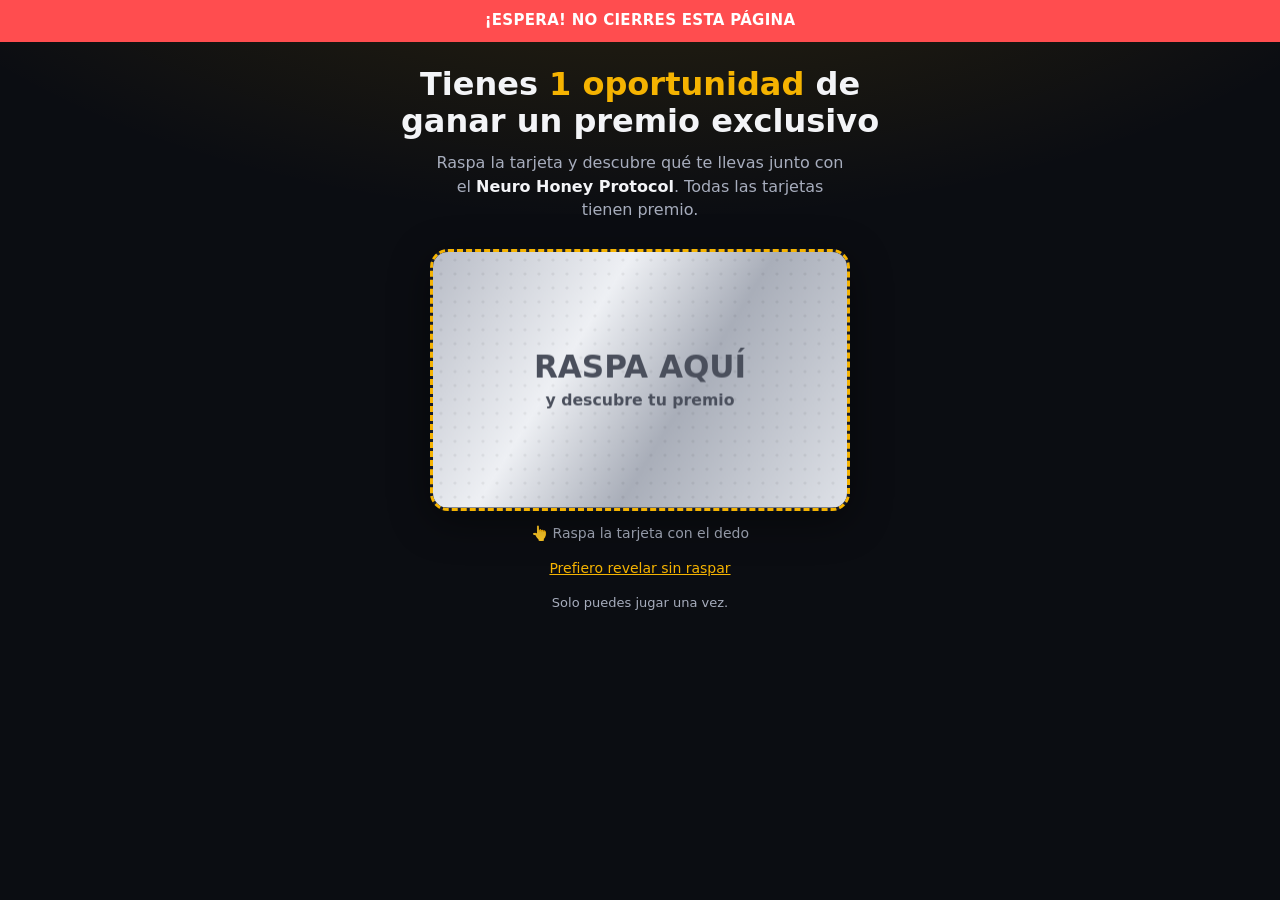
<file: funil-raspadinha/index.html>
<!doctype html>
<html lang="es">
<head>
<meta charset="utf-8">
<meta name="viewport" content="width=device-width, initial-scale=1, viewport-fit=cover">
<meta name="robots" content="noindex, nofollow">
<title>¡Espera! Tienes un premio</title>
<!-- Cole aqui o script da Utmify (UTMs) e o pixel, se ainda não estiver usando o campo pixelId abaixo -->
<style>
  :root {
    --bg: #0b0d12;
    --bg-2: #131722;
    --card: #171c29;
    --borda: #262d3f;
    --texto: #f3f4f7;
    --texto-2: #a7adbd;
    --ouro: #f5b301;
    --ouro-2: #ffd45c;
    --verde: #18c964;
    --verde-2: #0fa851;
    --vermelho: #ff4d4f;
  }
  * { box-sizing: border-box; margin: 0; padding: 0; }
  html, body { background: var(--bg); color: var(--texto); }
  body {
    font-family: system-ui, -apple-system, "Segoe UI", Roboto, Helvetica, Arial, sans-serif;
    line-height: 1.45;
    min-height: 100vh;
    background:
      radial-gradient(1200px 600px at 50% -200px, rgba(245, 179, 1, .18), transparent 70%),
      var(--bg);
    -webkit-font-smoothing: antialiased;
  }
  .faixa {
    background: var(--vermelho);
    color: #fff;
    text-align: center;
    font-weight: 800;
    font-size: 15px;
    letter-spacing: .02em;
    padding: 10px 16px;
    text-transform: uppercase;
  }
  main { max-width: 520px; margin: 0 auto; padding: 24px 16px 48px; }
  h1 {
    font-size: clamp(24px, 6.4vw, 32px);
    line-height: 1.15;
    text-align: center;
    font-weight: 900;
  }
  h1 .destaque { color: var(--ouro); }
  .sub { color: var(--texto-2); text-align: center; margin: 12px auto 0; max-width: 420px; font-size: 16px; }
  .sub strong { color: var(--texto); }

  /* ---------- Roleta ---------- */
  .roleta-wrap { position: relative; width: min(100%, 380px); margin: 28px auto 0; aspect-ratio: 1; }
  .roleta-wrap::before {
    content: ""; position: absolute; inset: -10px; border-radius: 50%;
    background: conic-gradient(from 0deg, var(--ouro), var(--ouro-2), var(--ouro), var(--ouro-2), var(--ouro));
    box-shadow: 0 0 40px rgba(245, 179, 1, .35);
  }
  .roleta-wrap::after {
    content: ""; position: absolute; inset: -4px; border-radius: 50%; background: var(--bg);
  }
  #roleta {
    position: relative; z-index: 1; width: 100%; height: 100%; display: block;
    transform: rotate(0deg);
    transition: transform 5.2s cubic-bezier(.12, .7, .08, 1);
  }
  .ponteiro {
    position: absolute; z-index: 3; left: 50%; top: -18px; transform: translateX(-50%);
    width: 0; height: 0;
    border-left: 18px solid transparent; border-right: 18px solid transparent;
    border-top: 34px solid var(--vermelho);
    filter: drop-shadow(0 3px 4px rgba(0,0,0,.5));
  }
  .centro {
    position: absolute; z-index: 2; left: 50%; top: 50%; transform: translate(-50%, -50%);
    width: 22%; aspect-ratio: 1; border-radius: 50%;
    background: radial-gradient(circle at 35% 30%, var(--ouro-2), var(--ouro) 60%, #b98400);
    border: 4px solid var(--bg);
    display: grid; place-items: center;
    font-weight: 900; font-size: 13px; color: #1a1300; text-align: center; line-height: 1.05;
    box-shadow: 0 4px 14px rgba(0,0,0,.5);
  }

  /* ---------- Raspadinha ---------- */
  .raspa-wrap {
    position: relative; margin: 28px auto 0; width: min(100%, 420px); aspect-ratio: 16 / 10;
    border-radius: 18px; overflow: hidden;
    border: 3px dashed var(--ouro);
    background: var(--card);
    box-shadow: 0 10px 40px rgba(0,0,0,.45);
  }
  .raspa-premio {
    position: absolute; inset: 0; display: flex; flex-direction: column; align-items: center; justify-content: center;
    text-align: center; padding: 16px;
    background: radial-gradient(circle at 50% 40%, rgba(245,179,1,.22), transparent 70%), var(--card);
  }
  .raspa-premio .mini { color: var(--texto-2); font-size: 13px; text-transform: uppercase; letter-spacing: .12em; font-weight: 700; }
  .raspa-premio .grande { color: var(--ouro); font-size: clamp(26px, 8vw, 38px); font-weight: 900; line-height: 1.1; margin-top: 6px; }
  .raspa-premio .linha2 { font-size: 15px; margin-top: 6px; color: var(--texto); font-weight: 600; }
  #raspa-canvas { position: absolute; inset: 0; width: 100%; height: 100%; touch-action: none; cursor: grab; transition: opacity .6s ease; }
  #raspa-canvas.sumir { opacity: 0; pointer-events: none; }
  .dica { text-align: center; color: var(--texto-2); font-size: 14px; margin-top: 12px; }
  .link-revelar {
    display: block; margin: 8px auto 0; background: none; border: 0; color: var(--ouro); font: inherit;
    font-size: 14px; text-decoration: underline; cursor: pointer; padding: 6px;
  }

  /* ---------- Botões ---------- */
  .btn {
    display: block; width: 100%; max-width: 420px; margin: 24px auto 0;
    border: 0; border-radius: 14px; cursor: pointer;
    padding: 18px 20px; font: inherit; font-size: 19px; font-weight: 900; letter-spacing: .02em;
    text-transform: uppercase; text-align: center; text-decoration: none;
    color: #fff; background: linear-gradient(180deg, var(--verde), var(--verde-2));
    box-shadow: 0 6px 0 #0a7a3a, 0 10px 28px rgba(24, 201, 100, .35);
    transition: transform .08s ease, box-shadow .08s ease, filter .2s;
  }
  .btn:active { transform: translateY(4px); box-shadow: 0 2px 0 #0a7a3a, 0 6px 16px rgba(24, 201, 100, .3); }
  .btn:disabled { filter: grayscale(.6) brightness(.8); cursor: default; }
  .btn.pulsar { animation: pulsar 1.6s ease-in-out infinite; }
  .btn.ouro { color: #1a1300; background: linear-gradient(180deg, var(--ouro-2), var(--ouro)); box-shadow: 0 6px 0 #a57800, 0 10px 28px rgba(245, 179, 1, .35); }
  .btn.ouro:active { box-shadow: 0 2px 0 #a57800, 0 6px 16px rgba(245, 179, 1, .3); }
  @keyframes pulsar { 0%, 100% { transform: scale(1); } 50% { transform: scale(1.035); } }
  .uma-vez { text-align: center; color: var(--texto-2); font-size: 13px; margin-top: 10px; }

  /* ---------- Resultado ---------- */
  #resultado { display: none; margin-top: 28px; }
  #resultado.mostrar { display: block; animation: subir .5s ease both; }
  @keyframes subir { from { opacity: 0; transform: translateY(16px); } to { opacity: 1; transform: none; } }
  .card {
    background: var(--card); border: 1px solid var(--borda); border-radius: 18px; padding: 22px 18px;
    box-shadow: 0 10px 40px rgba(0,0,0,.4);
  }
  .card.ganhou { border: 2px solid var(--ouro); }
  .parabens { text-align: center; color: var(--ouro); font-weight: 900; font-size: 14px; letter-spacing: .14em; text-transform: uppercase; }
  .premio-titulo { text-align: center; font-size: clamp(24px, 7vw, 30px); font-weight: 900; line-height: 1.15; margin-top: 6px; }
  .premio-desc { text-align: center; color: var(--texto-2); margin-top: 8px; font-size: 15px; }
  .lista { list-style: none; margin-top: 18px; display: grid; gap: 10px; }
  .lista li {
    display: flex; gap: 10px; align-items: flex-start;
    background: var(--bg-2); border: 1px solid var(--borda); border-radius: 12px; padding: 12px;
    font-size: 15px; font-weight: 600;
  }
  .lista li .ic {
    flex: none; width: 22px; height: 22px; border-radius: 50%; background: var(--verde);
    display: grid; place-items: center; color: #fff; font-size: 13px; font-weight: 900; margin-top: 1px;
  }
  .lista li .tag { margin-left: auto; flex: none; color: var(--ouro); font-size: 12px; font-weight: 800; text-transform: uppercase; align-self: center; }
  .preco { text-align: center; margin-top: 20px; }
  .preco .de { color: var(--texto-2); text-decoration: line-through; font-size: 17px; }
  .preco .rotulo { color: var(--texto-2); font-size: 14px; text-transform: uppercase; letter-spacing: .08em; font-weight: 700; }
  .preco .por { font-size: clamp(34px, 10vw, 44px); font-weight: 900; color: var(--verde); line-height: 1.1; }
  .timer {
    margin-top: 18px; text-align: center; background: rgba(255, 77, 79, .1); border: 1px solid rgba(255, 77, 79, .4);
    border-radius: 12px; padding: 10px; font-size: 14px; color: #ffd0d0;
  }
  .timer strong { font-size: 22px; color: #fff; font-variant-numeric: tabular-nums; display: block; letter-spacing: .04em; }
  .selos { display: flex; justify-content: center; flex-wrap: wrap; gap: 6px 14px; margin-top: 14px; color: var(--texto-2); font-size: 12.5px; }
  .selos span::before { content: "✓ "; color: var(--verde); font-weight: 900; }
  .expirou .parabens { color: var(--texto-2); }

  #confete { position: fixed; inset: 0; width: 100%; height: 100%; pointer-events: none; z-index: 50; }
  .esconder { display: none !important; }

  @media (prefers-reduced-motion: reduce) {
    #roleta { transition-duration: 1.2s; }
    .btn.pulsar { animation: none; }
  }
</style>
</head>
<body>

<div class="faixa" id="faixa"></div>

<main>
  <section id="jogo">
    <h1 id="titulo"></h1>
    <p class="sub" id="subtitulo"></p>

    <!-- Roleta -->
    <div id="area-roleta" class="esconder">
      <div class="roleta-wrap">
        <div class="ponteiro" aria-hidden="true"></div>
        <svg id="roleta" viewBox="0 0 400 400" role="img" aria-label="Ruleta de premios"></svg>
        <div class="centro" id="centro"></div>
      </div>
      <button class="btn ouro pulsar" id="btn-girar" type="button"></button>
    </div>

    <!-- Raspadinha -->
    <div id="area-raspa" class="esconder">
      <div class="raspa-wrap" id="raspa-wrap">
        <div class="raspa-premio" aria-live="polite">
          <span class="mini" id="raspa-mini"></span>
          <span class="grande" id="raspa-grande"></span>
          <span class="linha2" id="raspa-linha2"></span>
        </div>
        <canvas id="raspa-canvas" aria-label="Tarjeta para raspar"></canvas>
      </div>
      <p class="dica" id="raspa-dica"></p>
      <button class="link-revelar" id="btn-revelar" type="button"></button>
    </div>

    <p class="uma-vez" id="uma-vez"></p>
  </section>

  <section id="resultado" aria-live="polite"></section>
</main>

<canvas id="confete" class="esconder" aria-hidden="true"></canvas>

<script>
/* =====================================================================
   CONFIGURAÇÃO — edite só esta parte
   ===================================================================== */
const CONFIG = {
  // "roleta" ou "raspadinha". Dá pra trocar pela URL também: ?modo=raspadinha
  modo: "raspadinha",

  produto: "Neuro Honey Protocol",
  garantiaDias: 7,

  // Por quantos minutos o prêmio fica reservado depois de ganhar.
  // Quando o tempo acaba, o botão passa a levar para o checkout normal (checkoutPadrao).
  minutosReserva: 10,

  // Checkout normal da oferta (sem prêmio)
  checkoutPadrao: "https://pay.kashpay.com.br/SEU-CHECKOUT-NORMAL",

  // Pixel da Meta (opcional). Deixe "" se o pixel já estiver no <head>.
  pixelId: "",

  // Prêmios. TODOS que aparecem na roleta precisam ser prêmios de verdade, com checkout próprio.
  // "peso" = chance relativa. Ex.: pesos 70/25/5 → 70%, 25% e 5% de chance.
  premios: [
    {
      id: "bonos-desc",
      rotulo: ["+3 BONOS", "+20% OFF"],
      titulo: "3 Bonos extra + 20% de descuento",
      descricao: "El protocolo completo + 3 materiales exclusivos, y además pagas menos.",
      bonus: [
        "Bono 1: Guía de Recetas Neuro-Nutritivas",
        "Bono 2: Audio de Relajación Profunda",
        "Bono 3: Plan Diario de 21 Días",
      ],
      precoDe: "US$ 37",                        // preço normal (aparece riscado). Vazio = sem riscado
      precoPor: "US$ 29,60",
      checkout: "https://checkout.kashpay.com/checkout/checkout-1792286800835",
      peso: 100,
      cor: "#5b1f3a",
    },
  ],

  // Textos da página (espanhol). Use {produto} para inserir o nome do produto.
  textos: {
    faixa: "¡Espera! No cierres esta página",
    titulo: 'Tienes <span class="destaque">1 oportunidad</span> de ganar un premio exclusivo',
    subRoleta: "Gira la ruleta y descubre qué te llevas junto con el <strong>{produto}</strong>. Todas las casillas tienen premio.",
    subRaspa: "Raspa la tarjeta y descubre qué te llevas junto con el <strong>{produto}</strong>. Todas las tarjetas tienen premio.",
    centroRoleta: "GIRA<br>Y GANA",
    btnGirar: "Girar la ruleta",
    btnGirando: "Girando…",
    raspaDica: "👆 Raspa la tarjeta con el dedo",
    raspaRevelar: "Prefiero revelar sin raspar",
    raspaMini: "Ganaste",
    umaVez: "Solo puedes jugar una vez.",
    parabens: "¡Felicidades! Ganaste",
    rotuloMesmoPreco: "Por el mismo precio",
    rotuloPor: "Hoy por solo",
    timer: "Tu premio está reservado por",
    cta: "Quiero mi premio ahora",
    selos: ["Pago 100% seguro", "Acceso inmediato por email", "Garantía de {garantia} días"],
    tagBonus: "Gratis",
    expirouTitulo: "Tu premio expiró",
    expirouDesc: "Pero todavía puedes acceder al {produto} con el precio normal.",
    expirouCta: "Ver la oferta",
  },
};

/* =====================================================================
   Daqui pra baixo não precisa mexer
   ===================================================================== */
(function () {
  "use strict";

  const T = CONFIG.textos;
  const fill = (s) => String(s)
    .replaceAll("{produto}", CONFIG.produto)
    .replaceAll("{garantia}", CONFIG.garantiaDias);
  const $ = (id) => document.getElementById(id);
  const params = new URLSearchParams(location.search);
  const modo = (params.get("modo") || CONFIG.modo) === "raspadinha" ? "raspadinha" : "roleta";
  const premios = CONFIG.premios.filter((p) => p.peso > 0);
  const CHAVE = "premio_v1_" + CONFIG.produto.toLowerCase().replace(/[^a-z0-9]+/g, "-");

  // ---------- Armazenamento (o prêmio fica salvo e não muda se a pessoa recarregar) ----------
  const store = {
    get() { try { return JSON.parse(localStorage.getItem(CHAVE)); } catch (e) { return null; } },
    set(v) { try { localStorage.setItem(CHAVE, JSON.stringify(v)); } catch (e) {} },
    clear() { try { localStorage.removeItem(CHAVE); } catch (e) {} },
  };
  if (params.get("reset") === "1") store.clear();

  // ---------- Repassa UTMs e parâmetros de rastreio para o checkout ----------
  function comParams(url) {
    try {
      const u = new URL(url);
      params.forEach((v, k) => {
        if (k === "modo" || k === "reset") return;
        if (!u.searchParams.has(k)) u.searchParams.set(k, v);
      });
      return u.toString();
    } catch (e) { return url; }
  }

  // ---------- Pixel ----------
  function track(evento, dados) {
    if (typeof window.fbq === "function") window.fbq("trackCustom", evento, dados || {});
  }
  if (CONFIG.pixelId) {
    !function (f, b, e, v, n, t, s) { if (f.fbq) return; n = f.fbq = function () { n.callMethod ? n.callMethod.apply(n, arguments) : n.queue.push(arguments); };
      if (!f._fbq) f._fbq = n; n.push = n; n.loaded = !0; n.version = "2.0"; n.queue = []; t = b.createElement(e); t.async = !0;
      t.src = v; s = b.getElementsByTagName(e)[0]; s.parentNode.insertBefore(t, s); }(window, document, "script", "https://connect.facebook.net/en_US/fbevents.js");
    fbq("init", CONFIG.pixelId);
    fbq("track", "PageView");
  }

  // ---------- Sorteio ponderado ----------
  function sortear() {
    const total = premios.reduce((s, p) => s + p.peso, 0);
    let r = Math.random() * total;
    for (const p of premios) { r -= p.peso; if (r < 0) return p; }
    return premios[premios.length - 1];
  }

  // ---------- Textos fixos ----------
  $("faixa").textContent = fill(T.faixa);
  $("titulo").innerHTML = fill(T.titulo);
  $("subtitulo").innerHTML = fill(modo === "roleta" ? T.subRoleta : T.subRaspa);
  $("uma-vez").textContent = fill(T.umaVez);

  // Já jogou antes? Mostra o resultado direto.
  const salvo = store.get();
  const premioSalvo = salvo && CONFIG.premios.find((p) => p.id === salvo.id);
  if (premioSalvo) {
    $("jogo").classList.add("esconder");
    mostrarResultado(premioSalvo, salvo.expira, false);
    return;
  }

  if (modo === "roleta") iniciarRoleta(); else iniciarRaspadinha();

  /* ================= ROLETA ================= */
  function iniciarRoleta() {
    $("area-roleta").classList.remove("esconder");
    $("centro").innerHTML = fill(T.centroRoleta);
    const btn = $("btn-girar");
    btn.textContent = fill(T.btnGirar);

    // Repete os prêmios até ter pelo menos 6 fatias
    const fatias = [];
    const n = premios.length * Math.ceil(6 / premios.length);
    for (let i = 0; i < n; i++) fatias.push(premios[i % premios.length]);

    const svg = $("roleta");
    const NS = "http://www.w3.org/2000/svg";
    const C = 200, R = 196, a = 360 / n;
    const ponto = (ang, r) => {
      const rad = (ang * Math.PI) / 180;
      return [C + r * Math.sin(rad), C - r * Math.cos(rad)];
    };
    fatias.forEach((p, i) => {
      const ini = i * a - a / 2, fim = i * a + a / 2;
      const [x1, y1] = ponto(ini, R), [x2, y2] = ponto(fim, R);
      const path = document.createElementNS(NS, "path");
      path.setAttribute("d", `M${C},${C} L${x1},${y1} A${R},${R} 0 ${a > 180 ? 1 : 0} 1 ${x2},${y2} Z`);
      path.setAttribute("fill", p.cor || (i % 2 ? "#1f2a44" : "#2a3656"));
      path.setAttribute("stroke", "#f5b301");
      path.setAttribute("stroke-width", "2");
      svg.appendChild(path);

      const g = document.createElementNS(NS, "g");
      g.setAttribute("transform", `rotate(${i * a} ${C} ${C})`);
      const linhas = Array.isArray(p.rotulo) ? p.rotulo : [p.rotulo];
      linhas.forEach((txt, j) => {
        const t = document.createElementNS(NS, "text");
        t.setAttribute("x", C);
        t.setAttribute("y", 62 + j * 24);
        t.setAttribute("text-anchor", "middle");
        t.setAttribute("fill", j === 0 ? "#ffffff" : "#ffd45c");
        t.setAttribute("font-size", j === 0 ? "19" : "17");
        t.setAttribute("font-weight", "900");
        t.setAttribute("font-family", "system-ui, -apple-system, Segoe UI, Roboto, Arial, sans-serif");
        t.textContent = txt;
        g.appendChild(t);
      });
      svg.appendChild(g);
    });
    // Bolinhas na borda
    for (let i = 0; i < n * 2; i++) {
      const [cx, cy] = ponto(i * (a / 2), R - 8);
      const c = document.createElementNS(NS, "circle");
      c.setAttribute("cx", cx); c.setAttribute("cy", cy); c.setAttribute("r", 3.2);
      c.setAttribute("fill", i % 2 ? "#ffd45c" : "#ffffff");
      svg.appendChild(c);
    }

    btn.addEventListener("click", () => {
      btn.disabled = true;
      btn.classList.remove("pulsar");
      btn.textContent = fill(T.btnGirando);

      const premio = sortear();
      const indices = fatias.map((p, i) => (p === premio ? i : -1)).filter((i) => i >= 0);
      const alvo = indices[Math.floor(Math.random() * indices.length)];
      const jitter = (Math.random() - 0.5) * a * 0.6;
      const voltas = 6 * 360;
      const rotacao = voltas + ((360 - (alvo * a + jitter)) % 360 + 360) % 360;

      const expira = Date.now() + CONFIG.minutosReserva * 60 * 1000;
      store.set({ id: premio.id, expira });
      track("JogouRoleta", { premio: premio.id });

      svg.style.transform = `rotate(${rotacao}deg)`;
      let feito = false;
      const fim = () => {
        if (feito) return; feito = true;
        setTimeout(() => mostrarResultado(premio, expira, true), 350);
      };
      svg.addEventListener("transitionend", fim, { once: true });
      setTimeout(fim, 6000); // segurança caso o transitionend não dispare
    });
  }

  /* ================= RASPADINHA ================= */
  function iniciarRaspadinha() {
    $("area-raspa").classList.remove("esconder");
    $("raspa-dica").textContent = fill(T.raspaDica);
    $("btn-revelar").textContent = fill(T.raspaRevelar);

    const premio = sortear();
    const linhas = Array.isArray(premio.rotulo) ? premio.rotulo : [premio.rotulo];
    $("raspa-mini").textContent = fill(T.raspaMini);
    $("raspa-grande").textContent = linhas[0] || "";
    $("raspa-linha2").textContent = linhas.slice(1).join(" · ");

    const canvas = $("raspa-canvas");
    const ctx = canvas.getContext("2d", { willReadFrequently: true });
    let revelado = false, movimentos = 0, ultimo = null, comecou = false;
    const expira = () => Date.now() + CONFIG.minutosReserva * 60 * 1000;

    function pintar() {
      const r = canvas.getBoundingClientRect();
      const dpr = Math.min(window.devicePixelRatio || 1, 2);
      canvas.width = Math.round(r.width * dpr);
      canvas.height = Math.round(r.height * dpr);
      ctx.setTransform(dpr, 0, 0, dpr, 0, 0);
      const g = ctx.createLinearGradient(0, 0, r.width, r.height);
      g.addColorStop(0, "#b8bcc6"); g.addColorStop(.35, "#eef0f4"); g.addColorStop(.6, "#a9aeb9"); g.addColorStop(1, "#dfe2e8");
      ctx.globalCompositeOperation = "source-over";
      ctx.fillStyle = g;
      ctx.fillRect(0, 0, r.width, r.height);
      // padrão de pontinhos
      ctx.fillStyle = "rgba(0,0,0,.06)";
      for (let y = 8; y < r.height; y += 14) for (let x = (y / 14) % 2 ? 8 : 15; x < r.width; x += 14) {
        ctx.beginPath(); ctx.arc(x, y, 1.6, 0, Math.PI * 2); ctx.fill();
      }
      ctx.fillStyle = "#4a4f5c";
      ctx.textAlign = "center"; ctx.textBaseline = "middle";
      ctx.font = `900 ${Math.max(20, r.width * 0.075)}px system-ui, -apple-system, Segoe UI, Roboto, Arial, sans-serif`;
      ctx.fillText("RASPA AQUÍ", r.width / 2, r.height / 2 - 10);
      ctx.font = `700 ${Math.max(13, r.width * 0.038)}px system-ui, -apple-system, Segoe UI, Roboto, Arial, sans-serif`;
      ctx.fillText("y descubre tu premio", r.width / 2, r.height / 2 + 22);
    }
    pintar();

    function raspar(x, y) {
      ctx.globalCompositeOperation = "destination-out";
      ctx.lineWidth = 46; ctx.lineCap = "round"; ctx.lineJoin = "round";
      ctx.beginPath();
      if (ultimo) ctx.moveTo(ultimo.x, ultimo.y); else ctx.moveTo(x - 0.1, y - 0.1);
      ctx.lineTo(x, y);
      ctx.stroke();
      ultimo = { x, y };
      if (++movimentos % 8 === 0) checar();
    }
    function checar() {
      const { width, height } = canvas;
      const dados = ctx.getImageData(0, 0, width, height).data;
      let limpos = 0, total = 0;
      for (let i = 3; i < dados.length; i += 4 * 24) { total++; if (dados[i] === 0) limpos++; }
      if (limpos / total > 0.45) revelar();
    }
    function revelar() {
      if (revelado) return;
      revelado = true;
      canvas.classList.add("sumir");
      $("btn-revelar").classList.add("esconder");
      const exp = expira();
      store.set({ id: premio.id, expira: exp });
      track("RaspouRaspadinha", { premio: premio.id });
      setTimeout(() => mostrarResultado(premio, exp, true), 650);
    }
    const pos = (e) => { const r = canvas.getBoundingClientRect(); return { x: e.clientX - r.left, y: e.clientY - r.top }; };
    canvas.addEventListener("pointerdown", (e) => {
      if (revelado) return;
      canvas.setPointerCapture(e.pointerId);
      comecou = true; ultimo = null;
      const p = pos(e); raspar(p.x, p.y);
    });
    canvas.addEventListener("pointermove", (e) => { if (!comecou || revelado) return; const p = pos(e); raspar(p.x, p.y); });
    const parar = () => { comecou = false; ultimo = null; if (!revelado) checar(); };
    canvas.addEventListener("pointerup", parar);
    canvas.addEventListener("pointercancel", parar);
    $("btn-revelar").addEventListener("click", revelar);
    window.addEventListener("resize", () => { if (!revelado && movimentos === 0) pintar(); });
  }

  /* ================= RESULTADO ================= */
  function mostrarResultado(premio, expira, comemorar) {
    const box = $("resultado");
    // Sem checkout normal configurado, o prêmio não expira (evita mandar para um link quebrado)
    const temPadrao = /^https?:\/\//.test(CONFIG.checkoutPadrao || "") && !CONFIG.checkoutPadrao.includes("SEU-");
    const expirou = temPadrao && Date.now() >= expira;
    ["btn-girar", "raspa-dica", "btn-revelar", "uma-vez"].forEach((id) => $(id).classList.add("esconder"));

    if (expirou) {
      box.innerHTML = `
        <div class="card expirou">
          <p class="parabens">${fill(T.expirouTitulo)}</p>
          <p class="premio-desc">${fill(T.expirouDesc)}</p>
          <a class="btn" href="${comParams(CONFIG.checkoutPadrao)}">${fill(T.expirouCta)}</a>
        </div>`;
      box.classList.add("mostrar");
      return;
    }

    const mesmoPreco = !premio.precoDe || premio.precoDe === premio.precoPor;
    const bonus = premio.bonus.map((b) => `
      <li><span class="ic">✓</span><span>${b}</span><span class="tag">${fill(T.tagBonus)}</span></li>`).join("");
    const selos = T.selos.map((s) => `<span>${fill(s)}</span>`).join("");

    box.innerHTML = `
      <div class="card ganhou">
        <p class="parabens">🎉 ${fill(T.parabens)}</p>
        <h2 class="premio-titulo">${premio.titulo}</h2>
        <p class="premio-desc">${premio.descricao}</p>
        <ul class="lista">${bonus}</ul>
        <div class="preco">
          ${mesmoPreco
            ? `<div class="rotulo">${fill(T.rotuloMesmoPreco)}</div>`
            : `<div class="de">${premio.precoDe}</div><div class="rotulo">${fill(T.rotuloPor)}</div>`}
          <div class="por">${premio.precoPor}</div>
        </div>
        ${temPadrao ? `<div class="timer">${fill(T.timer)}<strong id="relogio">--:--</strong></div>` : ""}
        <a class="btn pulsar" id="cta" href="${comParams(premio.checkout)}">${fill(T.cta)}</a>
        <div class="selos">${selos}</div>
      </div>`;
    box.classList.add("mostrar");
    $("cta").addEventListener("click", () => track("ResgatouPremio", { premio: premio.id }));

    const relogio = $("relogio");
    const tick = () => {
      if (!relogio) return;
      const resta = expira - Date.now();
      if (resta <= 0) { clearInterval(iv); mostrarResultado(premio, expira, false); return; }
      const m = Math.floor(resta / 60000), s = Math.floor((resta % 60000) / 1000);
      relogio.textContent = `${String(m).padStart(2, "0")}:${String(s).padStart(2, "0")}`;
    };
    const iv = temPadrao ? setInterval(tick, 1000) : null;
    tick();

    if (comemorar) {
      confete();
      box.scrollIntoView({ behavior: "smooth", block: "start" });
    }
  }

  /* ================= CONFETE ================= */
  function confete() {
    if (window.matchMedia && matchMedia("(prefers-reduced-motion: reduce)").matches) return;
    const cv = $("confete");
    cv.classList.remove("esconder");
    const ctx = cv.getContext("2d");
    const W = cv.width = innerWidth, H = cv.height = innerHeight;
    const cores = ["#f5b301", "#ffd45c", "#18c964", "#ffffff", "#ff4d4f", "#4da3ff"];
    const ps = Array.from({ length: 140 }, () => ({
      x: W / 2 + (Math.random() - .5) * 80, y: H * .35,
      vx: (Math.random() - .5) * 14, vy: -Math.random() * 14 - 4,
      s: Math.random() * 6 + 4, r: Math.random() * 6.28, vr: (Math.random() - .5) * .3,
      c: cores[Math.floor(Math.random() * cores.length)],
    }));
    const ini = performance.now();
    (function frame(t) {
      ctx.clearRect(0, 0, W, H);
      ps.forEach((p) => {
        p.vy += .35; p.vx *= .99; p.x += p.vx; p.y += p.vy; p.r += p.vr;
        ctx.save(); ctx.translate(p.x, p.y); ctx.rotate(p.r);
        ctx.fillStyle = p.c; ctx.fillRect(-p.s / 2, -p.s / 4, p.s, p.s / 2); ctx.restore();
      });
      if (t - ini < 3200) requestAnimationFrame(frame);
      else { ctx.clearRect(0, 0, W, H); cv.classList.add("esconder"); }
    })(ini);
  }
})();
</script>
</body>
</html>
</file>
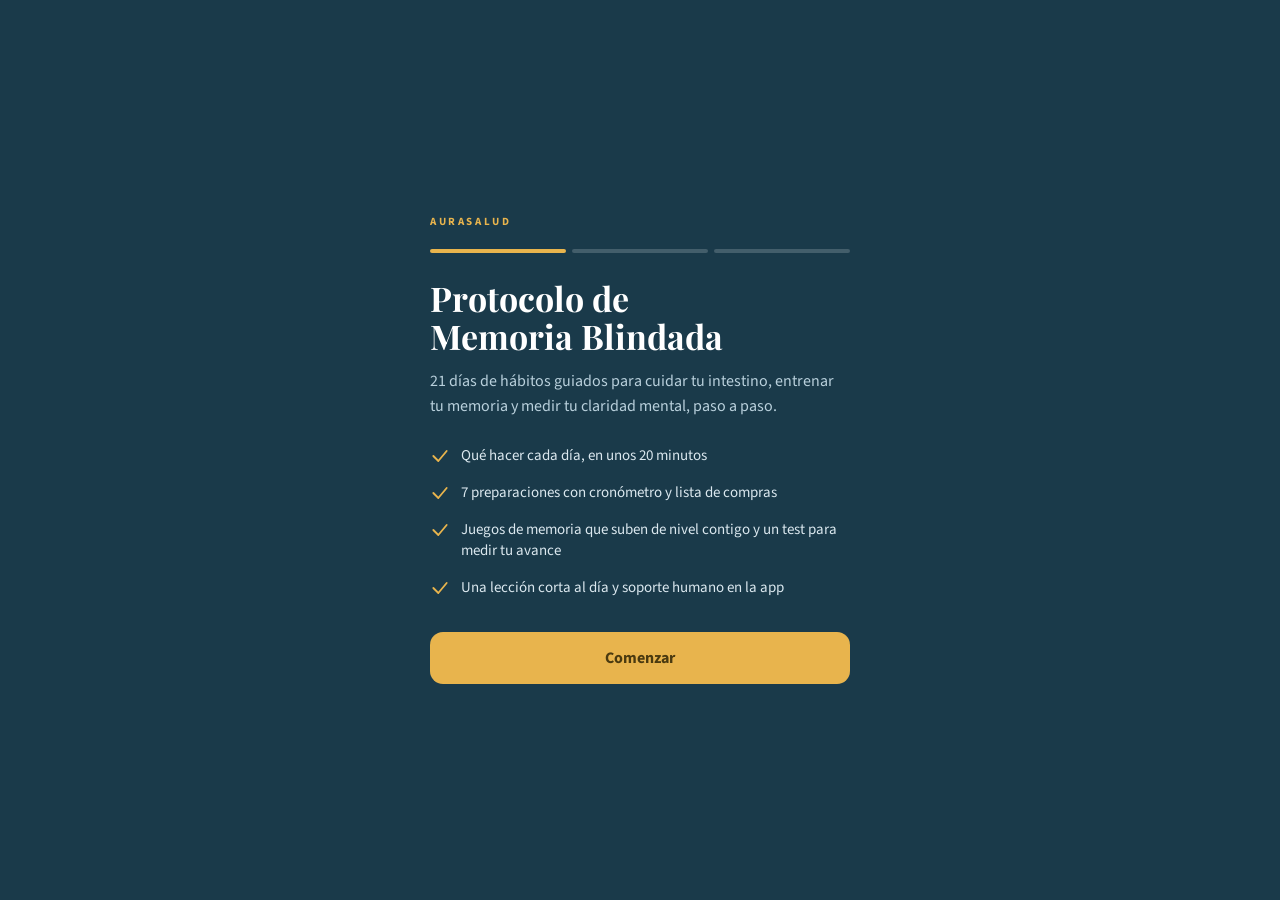
<file: aurasalud/front/acesso.html>
<!DOCTYPE html>
<html lang="es">
<head>
<meta charset="UTF-8">
<meta name="viewport" content="width=device-width, initial-scale=1.0, viewport-fit=cover, maximum-scale=1">
<meta name="theme-color" content="#1a3a4a">
<meta name="apple-mobile-web-app-capable" content="yes">
<meta name="apple-mobile-web-app-status-bar-style" content="black-translucent">
<meta name="robots" content="noindex, nofollow">
<title>Protocolo de Memoria Blindada — AuraSalud</title>

<link rel="preconnect" href="https://fonts.googleapis.com">
<link rel="preconnect" href="https://fonts.gstatic.com" crossorigin>
<link href="https://fonts.googleapis.com/css2?family=Playfair+Display:wght@600;700;800&family=Source+Sans+Pro:wght@400;600;700&display=swap" rel="stylesheet">

<!-- KashPay: upsell one-click do Blindaje Neural (script obrigatório no <head>) -->
<script src="https://checkout.kashpay.com.br/scripts/upsell-processor.js"></script>

<style>
:root{
  --tinta:#1a3a4a; --tinta2:#24505f; --oro:#e8b44d; --oro-d:#b8862a;
  --texto:#3d5a6a; --suave:#6b8a9a; --fondo:#f1f5f8; --card:#ffffff;
  --borde:#e2ecf1; --verde:#2f9e6f; --verde-l:#e7f5ee; --rojo:#c9553d;
  --amb:#fdf8ec; --sombra:0 1px 3px rgba(26,58,74,.06), 0 6px 20px rgba(26,58,74,.05);
}
*{box-sizing:border-box;-webkit-tap-highlight-color:transparent}
html,body{margin:0;padding:0}
body{
  font-family:'Source Sans Pro',-apple-system,BlinkMacSystemFont,'Segoe UI',sans-serif;
  background:var(--fondo); color:var(--texto); line-height:1.55; font-size:16px;
  padding-bottom:calc(80px + env(safe-area-inset-bottom));
  -webkit-font-smoothing:antialiased;
}
h1,h2,h3,h4{font-family:'Playfair Display',Georgia,serif;color:var(--tinta);margin:0;line-height:1.2}
p{margin:0 0 14px}
button{font-family:inherit;font-size:inherit;cursor:pointer;border:none;background:none;color:inherit}
input,textarea{font-family:inherit;font-size:16px}
.wrap{max-width:680px;margin:0 auto;padding:0 16px}

/* ---------- TOPBAR ---------- */
.topbar{
  position:sticky;top:0;z-index:60;background:var(--tinta);color:#fff;
  padding:calc(12px + env(safe-area-inset-top)) 0 12px;
}
.topbar .wrap{display:flex;align-items:center;gap:12px}
.marca{font-size:11px;letter-spacing:2.6px;text-transform:uppercase;color:var(--oro);font-weight:700;line-height:1}
.tit-top{font-family:'Playfair Display',serif;font-size:17px;font-weight:700;color:#fff;line-height:1.2;margin-top:3px}
.chip-dia{
  margin-left:auto;background:rgba(232,180,77,.15);border:1px solid rgba(232,180,77,.45);
  color:var(--oro);border-radius:999px;padding:6px 13px;font-size:13px;font-weight:700;white-space:nowrap;
}
.ico-btn{width:38px;height:38px;border-radius:50%;background:rgba(255,255,255,.1);display:flex;align-items:center;justify-content:center;flex-shrink:0}
.ico-btn svg{width:19px;height:19px;stroke:#fff;fill:none;stroke-width:2;stroke-linecap:round;stroke-linejoin:round}

/* ---------- VISTAS ---------- */
.vista{display:none;padding:20px 0 30px;animation:sube .28s ease both}
.vista.on{display:block}
@keyframes sube{from{opacity:0;transform:translateY(8px)}to{opacity:1;transform:none}}
.cap{font-size:11px;letter-spacing:2.4px;text-transform:uppercase;color:var(--oro-d);font-weight:700;margin-bottom:6px}
.h-vista{font-size:26px;margin-bottom:6px}
.sub-vista{font-size:15px;color:var(--suave);margin-bottom:20px}

/* ---------- CARDS ---------- */
.card{background:var(--card);border-radius:16px;box-shadow:var(--sombra);padding:18px;margin-bottom:14px}
.card.plana{padding:0;overflow:hidden}
.card-h{display:flex;align-items:center;gap:10px;margin-bottom:12px}
.card-h h3{font-size:18px;flex:1}
.tag{display:inline-block;background:#eef4f7;border:1px solid var(--borde);border-radius:999px;padding:3px 11px;font-size:12px;font-weight:700;color:var(--suave);white-space:nowrap}
.tag.oro{background:var(--amb);border-color:#f0d9a5;color:var(--oro-d)}
.tag.verde{background:var(--verde-l);border-color:#bde6d1;color:var(--verde)}

/* ---------- HERO / ANILLO ---------- */
.hero{background:linear-gradient(160deg,var(--tinta) 0%,var(--tinta2) 100%);color:#fff;border-radius:20px;padding:22px;margin-bottom:16px;box-shadow:0 10px 30px rgba(26,58,74,.18)}
.hero-fila{display:flex;align-items:center;gap:18px}
.anillo{position:relative;width:104px;height:104px;flex-shrink:0}
.anillo svg{transform:rotate(-90deg);width:104px;height:104px}
.anillo .val{position:absolute;inset:0;display:flex;flex-direction:column;align-items:center;justify-content:center}
.anillo .n{font-family:'Playfair Display',serif;font-size:32px;font-weight:800;color:#fff;line-height:1}
.anillo .l{font-size:10px;letter-spacing:1.6px;text-transform:uppercase;color:#a9c6d3;margin-top:2px}
.hero h2{color:#fff;font-size:22px;margin-bottom:4px}
.hero p{color:#b9d0dc;font-size:14.5px;margin:0}
.hero-stats{display:flex;gap:8px;margin-top:16px}
.hs{flex:1;background:rgba(255,255,255,.09);border-radius:12px;padding:10px 8px;text-align:center}
.hs b{display:block;font-family:'Playfair Display',serif;font-size:21px;color:var(--oro);line-height:1.1}
.hs span{font-size:10.5px;letter-spacing:.8px;text-transform:uppercase;color:#a9c6d3}

/* ---------- CHECKLIST ---------- */
.tarea{display:flex;align-items:flex-start;gap:13px;padding:14px 16px;border-bottom:1px solid var(--borde);transition:background .18s}
.tarea:last-child{border-bottom:none}
.tarea:active{background:#f7fafb}
.tk{
  flex-shrink:0;width:26px;height:26px;border-radius:50%;border:2px solid #cfdde5;background:#fff;
  display:flex;align-items:center;justify-content:center;margin-top:1px;transition:all .2s
}
.tk svg{width:14px;height:14px;stroke:#fff;fill:none;stroke-width:3;stroke-linecap:round;stroke-linejoin:round;opacity:0;transform:scale(.5);transition:all .2s}
.tarea.hecha .tk{background:var(--verde);border-color:var(--verde)}
.tarea.hecha .tk svg{opacity:1;transform:scale(1)}
.tarea-txt{flex:1;min-width:0}
.tarea-txt b{display:block;font-size:16px;color:var(--tinta);font-weight:700;line-height:1.3}
.tarea.hecha .tarea-txt b{color:var(--suave);text-decoration:line-through}
.tarea-txt span{display:block;font-size:13.5px;color:var(--suave);margin-top:2px}
.tarea .ir{flex-shrink:0;align-self:center;padding:4px}
.tarea .ir svg{width:18px;height:18px;stroke:#b6c9d4;fill:none;stroke-width:2.4;stroke-linecap:round;stroke-linejoin:round}

/* ---------- ESCALA 1-5 ---------- */
.escala{display:flex;gap:6px;margin-top:8px}
.escala button{
  flex:1;height:44px;border-radius:11px;border:1.5px solid var(--borde);background:#fff;
  font-weight:700;font-size:16px;color:var(--suave);transition:all .16s
}
.escala button.sel{background:var(--tinta);border-color:var(--tinta);color:#fff;transform:scale(1.04)}
.escala-lbl{display:flex;justify-content:space-between;font-size:11.5px;color:#9db3bf;margin-top:5px}
.campo{width:100%;border:1.5px solid var(--borde);border-radius:12px;padding:11px 13px;color:var(--texto);background:#fff;outline:none;resize:vertical}
.campo:focus{border-color:var(--oro)}
label.et{display:block;font-size:13px;font-weight:700;color:var(--tinta);text-transform:uppercase;letter-spacing:1.1px;margin:16px 0 4px}

/* ---------- BOTONES ---------- */
.btn{display:flex;align-items:center;justify-content:center;gap:8px;width:100%;background:var(--tinta);color:#fff;border-radius:13px;padding:15px;font-weight:700;font-size:16px;transition:transform .12s,opacity .12s}
.btn:active{transform:scale(.98)}
.btn.oro{background:var(--oro);color:#4a3a10}
.btn.linea{background:#fff;color:var(--tinta);border:1.5px solid var(--borde)}
.btn.chico{padding:11px;font-size:14.5px;border-radius:11px}
.btn svg{width:18px;height:18px;stroke:currentColor;fill:none;stroke-width:2.2;stroke-linecap:round;stroke-linejoin:round}
.btns{display:flex;gap:9px}

/* ---------- ACORDEÓN ---------- */
.acc{background:var(--card);border-radius:14px;box-shadow:var(--sombra);margin-bottom:10px;overflow:hidden}
.acc>summary{list-style:none;padding:15px 17px;display:flex;align-items:center;gap:12px;cursor:pointer}
.acc>summary::-webkit-details-marker{display:none}
.acc summary .n{font-family:'Playfair Display',serif;font-size:15px;font-weight:700;color:var(--oro);flex-shrink:0;width:26px}
.acc summary .t{flex:1;font-weight:700;color:var(--tinta);font-size:16px;line-height:1.3}
.acc summary .t small{display:block;font-weight:400;font-size:13px;color:var(--suave);margin-top:1px}
.acc summary .fl{flex-shrink:0;transition:transform .25s}
.acc summary .fl svg{width:16px;height:16px;stroke:#b6c9d4;fill:none;stroke-width:2.4;stroke-linecap:round;stroke-linejoin:round}
.acc[open] summary .fl{transform:rotate(180deg)}
.acc .cuerpo{padding:2px 17px 17px;border-top:1px solid var(--borde);margin-top:-1px;padding-top:15px}
.acc .cuerpo p{font-size:15.5px}

/* ---------- CAJAS INFO ---------- */
.porque{background:var(--amb);border-left:3px solid var(--oro);border-radius:0 10px 10px 0;padding:12px 15px;margin:12px 0;font-size:14.5px;color:#6d5a2c;line-height:1.5}
.porque b{color:#8a6100}
.aviso{background:#fff6e5;border:1px solid #f0d27a;border-radius:11px;padding:13px 15px;margin:12px 0;font-size:14.5px;color:#7a5900;line-height:1.5}
.aviso b{color:#8a6100}
.nota{background:#eef4f7;border-radius:11px;padding:14px 16px;margin:14px 0;font-size:15px}
.h4b{font-size:11.5px;letter-spacing:1.6px;text-transform:uppercase;color:var(--suave);font-weight:700;margin:16px 0 7px;font-family:'Source Sans Pro',sans-serif}

/* ---------- LISTAS ---------- */
ul.pasos{margin:0 0 6px;padding-left:19px}
ul.pasos li{margin-bottom:7px;font-size:15.5px}
ol.pasos{margin:0 0 6px;padding-left:19px}
ol.pasos li{margin-bottom:9px;font-size:15.5px}
.ing{display:flex;align-items:flex-start;gap:11px;padding:9px 0;border-bottom:1px solid #f0f5f7;font-size:15.5px}
.ing:last-child{border-bottom:none}
.ing .bx{flex-shrink:0;width:21px;height:21px;border-radius:6px;border:2px solid #cfdde5;background:#fff;margin-top:2px;display:flex;align-items:center;justify-content:center;transition:all .18s}
.ing .bx svg{width:12px;height:12px;stroke:#fff;fill:none;stroke-width:3.4;stroke-linecap:round;stroke-linejoin:round;opacity:0}
.ing.ok .bx{background:var(--verde);border-color:var(--verde)}
.ing.ok .bx svg{opacity:1}
.ing.ok span{color:#a8bcc7;text-decoration:line-through}

/* ---------- CRONÓMETRO ---------- */
.crono-btn{display:inline-flex;align-items:center;gap:7px;background:var(--verde-l);border:1px solid #bde6d1;color:var(--verde);border-radius:999px;padding:7px 14px;font-size:13.5px;font-weight:700;margin:4px 6px 4px 0}
.crono-btn svg{width:14px;height:14px;stroke:currentColor;fill:none;stroke-width:2.4;stroke-linecap:round;stroke-linejoin:round}
.pill-crono{
  position:fixed;left:50%;transform:translateX(-50%);bottom:calc(84px + env(safe-area-inset-bottom));
  background:var(--tinta);color:#fff;border-radius:999px;padding:11px 20px;display:none;align-items:center;gap:11px;
  z-index:70;box-shadow:0 8px 24px rgba(26,58,74,.3);font-weight:700;font-size:15px;white-space:nowrap;max-width:92vw
}
.pill-crono.on{display:flex}
.pill-crono .lb{font-size:12px;color:#a9c6d3;font-weight:400;overflow:hidden;text-overflow:ellipsis;max-width:36vw}
.pill-crono .x{opacity:.6;padding:0 2px}
.reloj{font-family:'Playfair Display',serif;font-size:60px;font-weight:800;color:var(--tinta);text-align:center;line-height:1;letter-spacing:-1px;font-variant-numeric:tabular-nums}

/* ---------- TABLAS ---------- */
.tabla{width:100%;border-collapse:collapse;font-size:14.5px}
.tabla th{background:var(--tinta);color:#fff;text-align:left;padding:10px 12px;font-weight:600;font-size:12.5px;letter-spacing:.4px}
.tabla td{padding:10px 12px;border-bottom:1px solid var(--borde);vertical-align:top}
.tabla tr:nth-child(even) td{background:#f8fbfc}
.scroll-x{overflow-x:auto;-webkit-overflow-scrolling:touch;border-radius:12px}

/* ---------- PROGRESO ---------- */
.puntos{display:grid;grid-template-columns:repeat(7,1fr);gap:9px;margin:6px 0 4px}
.pt{aspect-ratio:1;border-radius:11px;background:#e8eff3;display:flex;align-items:center;justify-content:center;font-size:12.5px;font-weight:700;color:#a3b8c4;position:relative}
.pt.p25{background:#d8ecdf;color:#5f9d7c}
.pt.p50{background:#b5ddc6;color:#3d8a63}
.pt.p75{background:#7fc9a3;color:#fff}
.pt.p100{background:var(--verde);color:#fff}
.pt.hoy{box-shadow:0 0 0 2.5px var(--oro)}
.leyenda{display:flex;flex-wrap:wrap;gap:14px;justify-content:center;margin-top:12px;font-size:13px}
.leyenda i{display:inline-block;width:11px;height:11px;border-radius:3px;margin-right:6px;vertical-align:-1px}

/* ---------- MODAL ---------- */
.modal{position:fixed;inset:0;z-index:200;display:none}
.modal.on{display:block}
.modal .velo{position:absolute;inset:0;background:rgba(16,38,49,.55);backdrop-filter:blur(3px);animation:fade .2s ease}
@keyframes fade{from{opacity:0}to{opacity:1}}
.modal .hoja{
  position:absolute;left:0;right:0;bottom:0;max-height:93vh;background:var(--fondo);
  border-radius:22px 22px 0 0;overflow-y:auto;-webkit-overflow-scrolling:touch;
  animation:sale .3s cubic-bezier(.2,.8,.3,1) both;padding-bottom:calc(26px + env(safe-area-inset-bottom))
}
@keyframes sale{from{transform:translateY(100%)}to{transform:none}}
.modal .barra{position:sticky;top:0;background:var(--fondo);padding:14px 18px 10px;display:flex;align-items:center;gap:12px;z-index:5;border-bottom:1px solid var(--borde)}
.modal .barra h3{flex:1;font-size:19px;line-height:1.25}
.modal .cerrar{width:34px;height:34px;border-radius:50%;background:#e4edf2;display:flex;align-items:center;justify-content:center;flex-shrink:0}
.modal .cerrar svg{width:16px;height:16px;stroke:var(--suave);fill:none;stroke-width:2.6;stroke-linecap:round}
.modal .cont{padding:18px}
@media(min-width:680px){
  .modal .hoja{max-width:600px;margin:0 auto;border-radius:22px;top:50%;bottom:auto;transform:translateY(-50%);max-height:88vh}
  @keyframes sale{from{opacity:0;transform:translateY(-46%)}to{opacity:1;transform:translateY(-50%)}}
}

/* ---------- NAV ---------- */
.nav{
  position:fixed;left:0;right:0;bottom:0;z-index:80;background:rgba(255,255,255,.96);
  backdrop-filter:blur(12px);border-top:1px solid var(--borde);
  display:flex;padding:7px 4px calc(7px + env(safe-area-inset-bottom))
}
.nav button{flex:1;display:flex;flex-direction:column;align-items:center;gap:3px;padding:5px 2px;color:#9db3bf;transition:color .18s}
.nav button svg{width:22px;height:22px;stroke:currentColor;fill:none;stroke-width:1.9;stroke-linecap:round;stroke-linejoin:round}
.nav button span{font-size:10.5px;font-weight:700;letter-spacing:.2px}
.nav button.on{color:var(--tinta)}
.nav button.on svg{stroke-width:2.3}
.nav .badge{position:absolute;top:2px;margin-left:20px;width:8px;height:8px;border-radius:50%;background:var(--oro)}

/* ---------- ONBOARDING ---------- */
.onb{position:fixed;inset:0;z-index:300;background:var(--tinta);color:#fff;display:none;flex-direction:column;justify-content:center;padding:32px 24px calc(32px + env(safe-area-inset-bottom));overflow-y:auto}
.onb.on{display:flex}
.onb .inner{max-width:420px;margin:0 auto;width:100%}
.onb .marca{margin-bottom:22px}
.onb h1{color:#fff;font-size:34px;margin-bottom:14px;line-height:1.12}
.onb p{color:#b9d0dc;font-size:16px}
.onb .linea{width:60px;height:3px;background:var(--oro);margin:22px 0}
.onb input[type=date]{width:100%;background:rgba(255,255,255,.1);border:1.5px solid rgba(255,255,255,.22);color:#fff;border-radius:12px;padding:13px;margin-bottom:12px}

/* ---------- TEST ---------- */
.palabras{display:grid;grid-template-columns:repeat(2,1fr);gap:10px;margin:18px 0}
.palabras div{background:#fff;border:1.5px solid var(--borde);border-radius:12px;padding:15px 8px;text-align:center;font-family:'Playfair Display',serif;font-size:20px;font-weight:700;color:var(--tinta)}
.big-num{font-family:'Playfair Display',serif;font-size:46px;font-weight:800;color:var(--tinta);text-align:center;font-variant-numeric:tabular-nums}
.progreso-test{height:5px;background:var(--borde);border-radius:99px;overflow:hidden;margin-bottom:18px}
.progreso-test i{display:block;height:100%;background:var(--oro);transition:width .3s}
.res{display:flex;align-items:center;gap:14px;padding:13px 0;border-bottom:1px solid var(--borde)}
.res:last-child{border-bottom:none}
.res .rn{font-family:'Playfair Display',serif;font-size:27px;font-weight:800;color:var(--tinta);width:64px;text-align:center;flex-shrink:0}
.res .rt b{display:block;color:var(--tinta);font-size:15.5px}
.res .rt span{font-size:13.5px;color:var(--suave)}
.chips{display:flex;flex-wrap:wrap;gap:7px;margin-top:10px}
.chips span{background:#eef4f7;border:1px solid var(--borde);border-radius:8px;padding:5px 11px;font-size:14px;font-weight:600}
.chips span.ok{background:var(--verde-l);border-color:#bde6d1;color:var(--verde)}
.chips span.no{background:#fdeeea;border-color:#f2c4b8;color:var(--rojo)}
.serie{display:flex;flex-wrap:wrap;gap:6px;justify-content:center;margin:14px 0}
.serie span{background:var(--verde-l);color:var(--verde);border-radius:8px;padding:4px 10px;font-weight:700;font-size:15px}
.mini{font-size:13px;color:var(--suave);text-align:center;margin-top:8px}
.legal{border-top:1px solid var(--borde);margin-top:26px;padding-top:18px;font-size:12.5px;color:#8fa3ae;line-height:1.55}
.legal p{font-size:12.5px;margin:0 0 9px}

/* ==================================================================
   BLINDAJE NEURAL — módulo pago (Up2)
   ================================================================== */
.bn-cerrojo{
  background:linear-gradient(160deg,#1a3a4a,#24505f);
  color:#fff;border-radius:20px;padding:26px 22px 24px;
  margin-bottom:18px;box-shadow:var(--sombra);
}
.bn-cerrojo .bn-escudo-c{
  width:56px;height:56px;border-radius:14px;background:rgba(232,180,77,.18);
  color:var(--oro);display:flex;align-items:center;justify-content:center;margin-bottom:14px;
}
.bn-cerrojo .bn-escudo-c svg{width:30px;height:30px;stroke-width:1.7}
.bn-cerrojo h2{
  font-family:'Playfair Display',serif;font-size:24px;color:#fff;line-height:1.15;margin-bottom:10px;
}
.bn-cerrojo h2 em{font-style:italic;color:var(--oro);font-weight:400}
.bn-cerrojo p.bn-lead{color:#c8dae4;font-size:15px;margin-bottom:16px;line-height:1.5}
.bn-cerrojo .bn-lista{list-style:none;padding:0;margin:0 0 20px}
.bn-cerrojo .bn-lista li{
  color:#dbe8ef;font-size:14.5px;padding:8px 0 8px 24px;position:relative;line-height:1.45;
  border-bottom:1px solid rgba(255,255,255,.08);
}
.bn-cerrojo .bn-lista li:last-child{border-bottom:none}
.bn-cerrojo .bn-lista li::before{
  content:'';position:absolute;left:0;top:14px;width:12px;height:12px;
  border:2px solid var(--oro);border-radius:3px;
}
.bn-cerrojo .bn-precio{display:flex;align-items:baseline;gap:10px;margin-bottom:14px}
.bn-cerrojo .bn-precio-viejo{color:#7ea1b3;text-decoration:line-through;font-size:15px}
.bn-cerrojo .bn-precio-nuevo{font-family:'Playfair Display',serif;font-size:34px;font-weight:800;color:var(--oro)}
.bn-cerrojo .bn-precio small{color:#a8c1cd;font-size:13px;font-weight:600}
.bn-cerrojo .bn-cta{
  display:block;width:100%;text-align:center;text-decoration:none;
  padding:16px 18px;border-radius:12px;font-size:15.5px;font-weight:800;
  letter-spacing:.4px;text-transform:uppercase;
  background:var(--oro);color:#3d2c05;border:none;cursor:pointer;
  box-shadow:0 8px 22px rgba(232,180,77,.28);
}
.bn-cerrojo .bn-cta:hover{transform:translateY(-1px)}
.bn-cerrojo .bn-cta.ocupado{opacity:.6;pointer-events:none}
.bn-cerrojo .bn-procesando{font-size:13px;color:#c8dae4;text-align:center;margin:10px 0 0}
.bn-cerrojo .bn-ya{
  margin-top:20px;padding-top:18px;border-top:1px solid rgba(255,255,255,.14);
}
.bn-cerrojo .bn-ya-rot{font-size:13px;color:#c8dae4;font-weight:700;margin-bottom:9px}
.bn-cerrojo .bn-ya-fila{display:flex;gap:8px;flex-wrap:wrap}
.bn-cerrojo .bn-ya-fila input{
  flex:1 1 180px;min-width:0;border:none;border-radius:10px;
  padding:12px 13px;font:inherit;font-size:14.5px;background:rgba(255,255,255,.94);color:var(--tinta);
}
.bn-cerrojo .bn-ya-fila input:focus{outline:2px solid var(--oro)}
.bn-cerrojo .bn-ya-fila button{
  border:1px solid rgba(255,255,255,.3);border-radius:10px;padding:12px 16px;
  font:inherit;font-size:14px;font-weight:700;background:transparent;color:#fff;cursor:pointer;white-space:nowrap;
}
.bn-cerrojo .bn-ya-fila button[disabled]{opacity:.55;cursor:default}
.bn-cerrojo .bn-aviso{font-size:13px;margin:10px 0 0;line-height:1.45;min-height:1em;background:none;border:none;padding:0;color:#c8dae4}
.bn-cerrojo .bn-aviso.mal{color:#ffb59a}
.bn-cerrojo .bn-aviso.bien{color:#8be0b6;font-weight:700}
.bn-argumento{background:var(--card);border-radius:14px;padding:20px;box-shadow:var(--sombra);margin-bottom:16px}
.bn-argumento h3{font-family:'Playfair Display',serif;font-size:18px;color:var(--tinta);margin-bottom:8px}
.bn-argumento p{font-size:14.5px;color:var(--texto);line-height:1.55;margin-bottom:10px}
.bn-argumento p:last-child{margin-bottom:0}

/* ---- badge dourada no nav (quando o módulo NÃO foi liberado ainda) ---- */
.nav button[data-v="blindaje"] .bn-pip{
  position:absolute;top:2px;right:calc(50% - 22px);
  width:8px;height:8px;border-radius:50%;background:var(--oro);
}
.nav button[data-v="blindaje"].bn-abierto .bn-pip{display:none}

/* ---------- SOPORTE ONLINE ---------- */
.sp-bienvenida{background:var(--amb);border-left:3px solid var(--oro);border-radius:0 12px 12px 0;padding:14px 16px;margin-bottom:14px;font-size:15px;color:#6d5a2c;line-height:1.55}
.sp-hilo{display:flex;flex-direction:column;gap:9px;margin:4px 0 16px;max-height:52vh;overflow-y:auto}
.sp-msg{max-width:88%;border-radius:13px;padding:10px 13px;font-size:14.5px;line-height:1.5;white-space:pre-wrap;word-break:break-word}
.sp-msg.cliente{align-self:flex-end;background:var(--tinta);color:#fff}
.sp-msg.equipo{align-self:flex-start;background:#eef4f7;color:var(--tinta)}
.sp-msg .sp-meta{font-size:11px;opacity:.65;margin-top:4px}
.sp-msg .sp-asunto{font-size:11.5px;font-weight:700;text-transform:uppercase;letter-spacing:.6px;margin-bottom:3px;opacity:.85}
.sp-estado{font-size:14px;margin-top:10px;display:none;border-radius:10px;padding:10px 13px;line-height:1.45}
.sp-estado.bien{display:block;background:#e7f6ee;color:#1f9d61}
.sp-estado.mal{display:block;background:#fdecec;color:#c9553d}
.sp-estado.info{display:block;background:#eef4f7;color:var(--suave)}
#v-soporte textarea.campo{resize:vertical;min-height:70px}

/* ---- conteúdo do módulo (aparece só depois de desbloquear) ---- */
.bn-doc{color:var(--texto);font-size:15.5px;line-height:1.68}
.bn-portada{
  background:linear-gradient(160deg,#1a3a4a,#24505f);
  color:#fff;border-radius:20px;padding:28px 24px;margin-bottom:20px;text-align:left;box-shadow:var(--sombra);
}
.bn-escudo{
  width:52px;height:52px;border-radius:14px;background:rgba(232,180,77,.2);
  color:var(--oro);display:flex;align-items:center;justify-content:center;margin-bottom:14px;
}
.bn-escudo svg{width:28px;height:28px}
.bn-kicker{display:inline-block;font-size:11px;font-weight:800;letter-spacing:.14em;text-transform:uppercase;color:var(--oro);margin-bottom:6px}
.bn-portada h1{font-family:'Playfair Display',serif;font-size:28px;color:#fff;line-height:1.15;margin-bottom:10px}
.bn-portada p{color:#c8dae4;font-size:15px;margin:0}

.bn-avance{background:var(--card);border-radius:12px;padding:14px 16px;margin-bottom:14px;box-shadow:var(--sombra)}
.bn-avance-txt{font-size:13px;color:var(--suave);font-weight:700;margin-bottom:8px}
.bn-avance-txt span{color:var(--oro);font-family:'Playfair Display',serif;font-size:16px}
.bn-avance-barra{height:5px;background:var(--borde);border-radius:99px;overflow:hidden}
.bn-avance-barra i{display:block;height:100%;background:var(--oro);transition:width .3s;width:0}

.bn-indice{display:grid;grid-template-columns:1fr 1fr;gap:8px;margin-bottom:22px}
.bn-indice a{
  background:var(--card);border-radius:11px;padding:12px 10px;font-size:13px;font-weight:700;
  color:var(--tinta);text-decoration:none;line-height:1.3;display:flex;align-items:center;gap:8px;box-shadow:var(--sombra);
}
.bn-indice a b{
  font-family:'Playfair Display',serif;color:var(--oro);font-size:17px;font-weight:800;flex-shrink:0;
}
.bn-doc section{
  background:var(--card);border-radius:16px;padding:24px 20px;margin-bottom:16px;
  box-shadow:var(--sombra);scroll-margin-top:16px;
}
.bn-num{display:block;font-size:11px;font-weight:800;letter-spacing:.14em;text-transform:uppercase;color:var(--oro-d);margin-bottom:6px}
.bn-doc h2{font-family:'Playfair Display',serif;font-size:22px;color:var(--tinta);line-height:1.2;margin-bottom:12px}
.bn-doc h3{font-size:16px;font-weight:800;color:var(--tinta);margin:18px 0 6px}
.bn-doc p{margin-bottom:12px}
.bn-doc em{font-style:italic;color:var(--tinta)}

.bn-tarjeta{background:var(--amb);border-radius:12px;padding:18px 16px;margin:16px 0;border:1px solid #f0d9a5}
.bn-tarjeta h3{margin:0 0 8px;font-size:16px;color:var(--oro-d)}
.bn-tarjeta p{font-size:14.5px;margin-bottom:12px}
.bn-tarjeta .bn-nota{font-size:13px;color:#7a6529;margin:8px 0 0}
.bn-btn{
  display:block;width:100%;text-align:center;border:none;cursor:pointer;
  padding:14px 18px;border-radius:11px;font:inherit;font-weight:800;font-size:15px;
}
.bn-btn-primario{background:var(--oro);color:#3d2c05}

.bn-historial{background:var(--card);border-radius:12px;padding:14px 16px;margin-bottom:16px}
.bn-historial .bn-vacio{color:var(--suave);font-size:14px;text-align:center;font-style:italic;margin:0;padding:8px 0}
.bn-historial .bn-med{display:flex;justify-content:space-between;align-items:center;padding:10px 0;border-bottom:1px solid var(--borde);font-size:14.5px}
.bn-historial .bn-med:last-child{border-bottom:none}
.bn-historial .bn-med time{color:var(--suave);font-size:13px}
.bn-historial .bn-med b{font-family:'Playfair Display',serif;font-size:20px;color:var(--tinta)}

.bn-aviso{background:#eef4f7;border-left:3px solid var(--tinta2);border-radius:0 10px 10px 0;padding:14px 16px;margin:16px 0 0;font-size:14px;color:#3d5a6a;line-height:1.55}
.bn-aviso b{color:var(--tinta)}

.bn-signos{list-style:none;padding:0;margin:14px 0;counter-reset:s}
.bn-signos li{position:relative;padding:14px 14px 14px 46px;margin-bottom:10px;background:var(--fondo);border-radius:10px;font-size:14.5px;line-height:1.55;counter-increment:s}
.bn-signos li::before{
  content:counter(s);position:absolute;left:12px;top:14px;width:24px;height:24px;background:var(--tinta);color:var(--oro);
  border-radius:6px;display:flex;align-items:center;justify-content:center;font-family:'Playfair Display',serif;font-size:14px;font-weight:800;
}
.bn-signos li b{color:var(--tinta)}

.bn-fase{border-left:3px solid var(--oro);padding:6px 0 6px 14px;margin:18px 0}
.bn-fase h3{margin:2px 0 4px}
.bn-fase p{font-size:14.5px}
.bn-etiqueta{font-size:11px;font-weight:800;letter-spacing:.1em;text-transform:uppercase;color:var(--oro-d)}
.bn-fase-1{border-left-color:var(--rojo)}
.bn-fase-1 .bn-etiqueta{color:var(--rojo)}
.bn-fase-3{border-left-color:var(--verde)}
.bn-fase-3 .bn-etiqueta{color:var(--verde)}

.bn-habitos{list-style:none;padding:0;margin:16px 0}
.bn-habitos li{background:var(--fondo);border-radius:12px;padding:16px 16px 14px;margin-bottom:10px}
.bn-hab-h{display:flex;align-items:center;gap:12px;margin-bottom:8px}
.bn-hab-n{
  width:34px;height:34px;flex-shrink:0;background:var(--tinta);color:var(--oro);border-radius:9px;
  display:flex;align-items:center;justify-content:center;font-family:'Playfair Display',serif;font-size:18px;font-weight:800;
}
.bn-hab-h h3{margin:0;font-size:16px}
.bn-habitos li p{font-size:14.5px;margin-bottom:8px}
.bn-hab-como{background:var(--amb);border-radius:8px;padding:10px 12px;font-size:14px;margin-top:8px}
.bn-hab-como b{color:var(--oro-d)}

.bn-pie{margin-top:24px;font-size:12.5px;color:var(--suave);text-align:center;line-height:1.55}

/* ==================================================================
   v2 — componentes nuevos
   ================================================================== */
:focus-visible{outline:2.5px solid var(--oro);outline-offset:2px;border-radius:6px}
@media (prefers-reduced-motion:reduce){*,*::before,*::after{animation-duration:.01ms!important;transition-duration:.01ms!important;scroll-behavior:auto!important}}
.topbar .acciones{display:flex;gap:8px;margin-left:8px}

/* ---- toast ---- */
.toast{
  position:fixed;left:50%;bottom:calc(92px + env(safe-area-inset-bottom));transform:translate(-50%,20px);
  background:var(--tinta);color:#fff;border-radius:14px;padding:12px 18px;font-size:14.5px;font-weight:600;
  box-shadow:0 10px 30px rgba(16,38,49,.28);z-index:600;opacity:0;pointer-events:none;
  transition:opacity .22s ease,transform .22s ease;max-width:min(92vw,440px);text-align:center;line-height:1.4
}
.toast.on{opacity:1;transform:translate(-50%,0)}
.toast.verde{background:var(--verde)}
.toast.rojo{background:var(--rojo)}

/* ---- confirmación ---- */
.confirma p{font-size:15.5px}
.confirma .btns{margin-top:18px}
.btn.peligro{background:var(--rojo);color:#fff}

/* ---- onboarding en pasos ---- */
.onb-paso{display:none}
.onb-paso.on{display:block;animation:sube .3s ease both}
.onb-pts{display:flex;gap:6px;margin-bottom:26px}
.onb-pts i{height:4px;flex:1;border-radius:99px;background:rgba(255,255,255,.18)}
.onb-pts i.on{background:var(--oro)}
.onb label.et{color:#cfe0e8}
.onb .campo-osc{width:100%;background:rgba(255,255,255,.1);border:1.5px solid rgba(255,255,255,.22);color:#fff;border-radius:12px;padding:13px;margin-bottom:6px;outline:none}
.onb .campo-osc:focus{border-color:var(--oro)}
.onb .campo-osc::placeholder{color:#88a8b8}
.onb-check{display:flex;gap:12px;align-items:flex-start;background:rgba(255,255,255,.06);border:1px solid rgba(255,255,255,.14);border-radius:12px;padding:13px 14px;margin:14px 0;cursor:pointer}
.onb-check input{width:20px;height:20px;flex-shrink:0;margin-top:2px;accent-color:var(--oro)}
.onb-check span{font-size:14px;color:#cfe0e8;line-height:1.45}
.onb-incluye{list-style:none;padding:0;margin:18px 0 0}
.onb-incluye li{display:flex;gap:11px;align-items:flex-start;padding:8px 0;font-size:15px;color:#dbe8ef;line-height:1.4}
.onb-incluye li svg{width:20px;height:20px;flex-shrink:0;stroke:var(--oro);fill:none;stroke-width:2.2;stroke-linecap:round;stroke-linejoin:round;margin-top:1px}
.onb .onb-err{color:#ffb59a;font-size:13.5px;min-height:1.2em;margin:4px 0 0}
.onb p.privado{font-size:12.5px;color:#88a8b8;line-height:1.5;margin-top:10px}
.link-sutil{display:block;width:100%;text-align:center;font-size:14px;color:#a9c6d3;text-decoration:underline;padding:12px;margin-top:4px}

/* ---- lección del día ---- */
.leccion{background:linear-gradient(160deg,#fdf8ec,#fbf3e0);border:1px solid #f0d9a5}
.leccion .num{font-family:'Playfair Display',serif;font-weight:800;color:var(--oro-d);font-size:13px;letter-spacing:1.6px;text-transform:uppercase}
.leccion h3{font-size:19px;margin:6px 0 8px;line-height:1.25}
.leccion p{font-size:15px;color:#5a4a24}
.leccion .accion{background:#fff;border-radius:11px;padding:11px 13px;font-size:14.5px;color:var(--texto);margin:4px 0 14px;border:1px solid #f3e3bd}
.leccion .accion b{color:var(--oro-d)}
.leccion.leida{background:var(--card);border-color:var(--borde)}

/* ---- mensajes de regreso / hitos ---- */
.bienvenida{border-left:3px solid var(--verde);background:var(--verde-l);border-radius:0 14px 14px 0;padding:14px 16px;margin-bottom:14px;font-size:15px;color:#24694b;line-height:1.5}
.bienvenida b{color:#1c5a3f}
.hito{text-align:center}
.hito .medalla{width:92px;height:92px;border-radius:50%;margin:6px auto 14px;background:radial-gradient(circle at 35% 30%,#f6d688,var(--oro) 55%,var(--oro-d));display:flex;align-items:center;justify-content:center;box-shadow:0 10px 30px rgba(184,134,42,.35)}
.hito .medalla b{font-family:'Playfair Display',serif;font-size:34px;color:#4a3a10}
.hito h2{font-size:24px;margin-bottom:8px}

/* ---- tarjeta de compra / garantía ---- */
.garantia{display:flex;gap:14px;align-items:flex-start}
.garantia .sello{width:52px;height:52px;border-radius:50%;flex-shrink:0;background:var(--verde-l);border:2px solid #bde6d1;display:flex;align-items:center;justify-content:center}
.garantia .sello svg{width:26px;height:26px;stroke:var(--verde);fill:none;stroke-width:2;stroke-linecap:round;stroke-linejoin:round}
.garantia h3{font-size:17px;margin-bottom:4px}
.garantia p{font-size:14.5px;margin:0}
.fila-dato{display:flex;justify-content:space-between;gap:12px;padding:10px 0;border-bottom:1px solid var(--borde);font-size:14.5px}
.fila-dato:last-child{border-bottom:none}
.fila-dato span{color:var(--suave)}
.fila-dato b{color:var(--tinta);text-align:right;word-break:break-all}
.ajuste{display:flex;align-items:center;gap:13px;padding:14px 0;border-bottom:1px solid var(--borde);width:100%;text-align:left}
.ajuste:last-child{border-bottom:none}
.ajuste .ic{width:38px;height:38px;border-radius:11px;background:#eef4f7;display:flex;align-items:center;justify-content:center;flex-shrink:0}
.ajuste .ic svg{width:19px;height:19px;stroke:var(--tinta);fill:none;stroke-width:2;stroke-linecap:round;stroke-linejoin:round}
.ajuste .tx{flex:1;min-width:0}
.ajuste .tx b{display:block;color:var(--tinta);font-size:15.5px}
.ajuste .tx span{display:block;font-size:13px;color:var(--suave);margin-top:1px}
.ajuste .fl svg{width:16px;height:16px;stroke:#b6c9d4;fill:none;stroke-width:2.4;stroke-linecap:round;stroke-linejoin:round}
.ajuste.rojo .tx b{color:var(--rojo)}
.ajuste.rojo .ic{background:#fdeeea}
.ajuste.rojo .ic svg{stroke:var(--rojo)}
select.campo{appearance:none;-webkit-appearance:none;background:#fff url("data:image/svg+xml,%3Csvg xmlns='http://www.w3.org/2000/svg' viewBox='0 0 24 24' fill='none' stroke='%236b8a9a' stroke-width='2.4' stroke-linecap='round'%3E%3Cpath d='M6 9l6 6 6-6'/%3E%3C/svg%3E") no-repeat right 12px center/16px}

/* ---- grupo VIP ---- */
.vip{background:linear-gradient(160deg,var(--tinta),var(--tinta2));color:#dbe8ef;padding:20px}
.vip-cab{display:flex;align-items:center;gap:13px;margin-bottom:12px}
.vip-ic{width:48px;height:48px;border-radius:14px;background:rgba(232,180,77,.18);display:flex;align-items:center;justify-content:center;flex-shrink:0}
.vip-ic svg{width:26px;height:26px;stroke:var(--oro);fill:none;stroke-width:1.9;stroke-linecap:round;stroke-linejoin:round}
.vip h3{color:#fff;font-size:20px}
.vip-tag{display:inline-block;font-size:11px;font-weight:800;letter-spacing:.12em;text-transform:uppercase;color:var(--oro);margin-bottom:3px}
.vip-tag.activo{color:#8be0b6}
.vip-con{display:block;font-size:13.5px;color:#a9c6d3;margin-top:2px}
.vip-lista{list-style:none;padding:0;margin:0 0 16px}
.vip-lista li{position:relative;padding:7px 0 7px 24px;font-size:14.5px;line-height:1.45;border-bottom:1px solid rgba(255,255,255,.08)}
.vip-lista li:last-child{border-bottom:none}
.vip-lista li::before{content:'';position:absolute;left:2px;top:12px;width:9px;height:5px;border-left:2px solid var(--oro);border-bottom:2px solid var(--oro);transform:rotate(-45deg)}
.vip .btn{text-decoration:none}
.vip-nota{font-size:13.5px;color:#a9c6d3;margin:10px 0 0;line-height:1.5}
.vip-nota.bien{color:#8be0b6;font-weight:700}
.vip-nota.mal{color:#ffb59a}
.vip-cerrado{border-top:1px solid rgba(255,255,255,.14);padding-top:14px;margin-top:14px}
.vip-cerrado p{font-size:13.5px;font-weight:700;color:#c8dae4;margin-bottom:8px}
.vip-fila{display:flex;gap:8px;flex-wrap:wrap}
.vip-fila input{flex:1 1 170px;min-width:0;border:none;border-radius:10px;padding:12px 13px;font-size:15px;background:rgba(255,255,255,.94);color:var(--tinta)}
.vip-fila button{border:1px solid rgba(255,255,255,.3);border-radius:10px;padding:12px 16px;font-weight:700;color:#fff;white-space:nowrap}
.vip-fila button[disabled]{opacity:.55}
.vip-atajo{display:flex;align-items:center;gap:13px;width:100%;text-align:left;padding:14px 16px}
.vip-atajo .vip-ic{width:40px;height:40px;background:var(--amb)}
.vip-atajo .vip-ic svg{width:22px;height:22px;stroke:var(--oro-d)}
.vip-atajo .tx{flex:1;min-width:0}
.vip-atajo .tx b{display:block;color:var(--tinta);font-size:15.5px}
.vip-atajo .tx span{font-size:13px;color:var(--suave)}
.vip-atajo .fl{width:16px;height:16px;stroke:#b6c9d4;fill:none;stroke-width:2.4;stroke-linecap:round;stroke-linejoin:round}

/* ---- juegos de memoria ---- */
.jg-item{display:block;width:100%;text-align:left}
.jg-nivel{display:flex;align-items:center;gap:10px;margin-top:9px;font-size:13px;color:var(--suave);font-weight:700}
.jg-nivel .pts{display:inline-flex;gap:3px}
.jg-nivel .pts i{width:9px;height:9px;border-radius:50%;background:#dfe9ef}
.jg-nivel .pts i.on{background:var(--oro)}
.jg-info{display:flex;justify-content:space-between;gap:10px;font-size:13px;color:var(--suave);font-weight:700;margin-bottom:6px}
.jg-msg{text-align:center;font-weight:700;color:var(--tinta);min-height:24px;margin:6px 0 4px}
.jg-grid{display:grid;gap:10px;margin:12px auto;max-width:340px}
.jg-cel{aspect-ratio:1;border-radius:14px;background:#dde8ee;border:none;transition:background .12s,transform .12s;touch-action:manipulation}
.jg-cel.on{background:var(--oro);transform:scale(1.05);box-shadow:0 0 0 4px rgba(232,180,77,.3)}
.jg-cel.ok{background:var(--verde)}
.jg-cel.mal{background:var(--rojo)}
.jg-cartas{gap:8px}
.jg-carta{aspect-ratio:3/4;border-radius:12px;background:linear-gradient(160deg,var(--tinta),var(--tinta2));border:2px solid transparent;font-size:30px;display:flex;align-items:center;justify-content:center;transition:transform .15s,background .15s;touch-action:manipulation}
.jg-carta{position:relative}
.jg-carta::after{content:'';position:absolute;width:34%;aspect-ratio:1;border:2px solid rgba(232,180,77,.55);border-radius:50%;pointer-events:none}
.jg-carta.vista::after,.jg-carta.par::after{display:none}
.jg-carta span{visibility:hidden}
.jg-carta.vista,.jg-carta.par{background:#fff;border-color:var(--borde);transform:scale(1.03)}
.jg-carta.par{background:var(--verde-l);border-color:#bde6d1;transform:none}
.jg-carta.vista span,.jg-carta.par span{visibility:visible}
.jg-par{min-height:150px;display:flex;flex-direction:column;align-items:center;justify-content:center;gap:4px;font-family:'Playfair Display',serif;font-size:30px;font-weight:800;color:var(--tinta);text-align:center;margin:12px 0}
.jg-par .mas{font-size:20px;color:var(--oro-d)}
.jg-opc{display:grid;grid-template-columns:1fr 1fr;gap:10px;margin-top:16px}
.jg-opc button{padding:16px 8px;border-radius:12px;border:1.5px solid var(--borde);background:#fff;font-weight:700;font-size:17px;color:var(--tinta);transition:all .15s}
.jg-opc button.ok{background:var(--verde);border-color:var(--verde);color:#fff}
.jg-opc button.mal{background:var(--rojo);border-color:var(--rojo);color:#fff}
.jg-letra{font-family:'Playfair Display',serif;font-size:96px;font-weight:800;text-align:center;height:150px;line-height:150px;color:var(--tinta);margin:6px 0 14px;background:#fff;border-radius:18px;box-shadow:var(--sombra)}
.jg-letra.entra{animation:fade .18s ease}
.jg-igual{padding:20px;font-size:19px}
.jg-igual.flash-ok{background:var(--verde);color:#fff}
.jg-igual.flash-mal{background:var(--rojo);color:#fff}
.jg-prog{display:flex;align-items:center;gap:12px;padding:12px 0;border-bottom:1px solid var(--borde)}
.jg-prog:last-of-type{border-bottom:none}
.jg-prog b{display:block;color:var(--tinta);font-size:15px}
.jg-prog span{font-size:12.5px;color:var(--suave)}
.jg-barras{display:flex;align-items:flex-end;gap:3px;height:34px;width:120px;flex-shrink:0;justify-content:flex-end}
.jg-barras i{width:6px;background:var(--oro);border-radius:2px 2px 0 0}
.jg-barras em{font-size:12px;color:var(--suave)}

/* ---- test baseline (Blindaje) ---- */
.rt-zona{height:190px;border-radius:16px;display:flex;align-items:center;justify-content:center;text-align:center;font-weight:700;font-size:18px;color:#fff;background:var(--tinta2);user-select:none;-webkit-user-select:none;cursor:pointer;padding:16px;transition:background .08s}
.rt-zona.ya{background:var(--verde)}
.rt-zona.pronto{background:var(--rojo)}
.digitos{font-family:'Playfair Display',serif;font-size:46px;font-weight:800;color:var(--tinta);text-align:center;letter-spacing:10px;min-height:64px;font-variant-numeric:tabular-nums}

</style>
</head>
<body>

<!-- =============== ONBOARDING =============== -->
<div class="onb" id="onb">
  <div class="inner">
    <div class="marca">AuraSalud</div>
    <div class="onb-pts" aria-hidden="true"><i class="on" data-pt="1"></i><i data-pt="2"></i><i data-pt="3"></i></div>

    <!-- paso 1: bienvenida + qué incluye -->
    <div class="onb-paso on" data-paso="1">
      <h1>Protocolo de<br>Memoria Blindada</h1>
      <p>21 días de hábitos guiados para cuidar tu intestino, entrenar tu memoria y medir tu claridad mental, paso a paso.</p>
      <ul class="onb-incluye">
        <li><svg viewBox="0 0 24 24"><path d="M4 12l6 6L20 6"/></svg><span>Qué hacer cada día, en unos 20 minutos</span></li>
        <li><svg viewBox="0 0 24 24"><path d="M4 12l6 6L20 6"/></svg><span>7 preparaciones con cronómetro y lista de compras</span></li>
        <li><svg viewBox="0 0 24 24"><path d="M4 12l6 6L20 6"/></svg><span>Juegos de memoria que suben de nivel contigo y un test para medir tu avance</span></li>
        <li><svg viewBox="0 0 24 24"><path d="M4 12l6 6L20 6"/></svg><span>Una lección corta al día y soporte humano en la app</span></li>
      </ul>
      <div style="margin-top:26px"><button class="btn oro" type="button" onclick="onbPaso(2)">Comenzar</button></div>
    </div>

    <!-- paso 2: correo + aceptación -->
    <div class="onb-paso" data-paso="2">
      <h1 style="font-size:28px">Tu acceso</h1>
      <p>Escribe el correo con el que hiciste la compra. Así guardamos tu acceso y nuestro equipo te encuentra rápido si necesitas ayuda.</p>
      <label class="et" for="onb-correo">Correo de compra</label>
      <input class="campo-osc" id="onb-correo" type="email" autocomplete="email" inputmode="email" spellcheck="false" placeholder="tu@correo.com" maxlength="120">
      <label class="onb-check">
        <input type="checkbox" id="onb-acepto">
        <span>Entiendo que este es un programa <b>informativo y de hábitos</b>, que no sustituye la consulta médica, y que debo consultar a mi médico si tomo medicamentos o tengo una condición de salud.</span>
      </label>
      <p class="onb-err" id="onb-err" role="alert"></p>
      <button class="btn oro" type="button" onclick="onbCorreo()">Continuar</button>
      <button class="link-sutil" type="button" onclick="onbCorreo(true)">No recuerdo mi correo de compra</button>
      <p class="privado">Tus respuestas, notas y resultados se quedan solo en tu teléfono. Del lado del servidor solo registramos tu correo y las fechas en que usas la app, para darte soporte y proteger tu compra.</p>
    </div>

    <!-- paso 3: fecha de inicio -->
    <div class="onb-paso" data-paso="3">
      <h1 style="font-size:28px">¿Cuándo empiezas?</h1>
      <p>Lo ideal es empezar hoy: el día 1 incluye tu primer test, que será tu punto de partida para comparar.</p>
      <div style="margin-top:22px">
        <button class="btn oro" type="button" onclick="empezar(hoyISO())">Empiezo hoy mismo</button>
        <div style="margin-top:18px">
          <label class="et" for="fecha-inicio" style="text-transform:none;letter-spacing:0;font-weight:400;font-size:13px;color:#8fadbc">¿Ya lo empezaste antes? Elige la fecha del día 1:</label>
          <input type="date" id="fecha-inicio">
          <button class="btn linea" type="button" style="background:transparent;color:#fff;border-color:rgba(255,255,255,.25)" onclick="empezarFecha()">Usar esta fecha</button>
        </div>
      </div>
    </div>
  </div>
</div>

<!-- =============== TOPBAR =============== -->
<header class="topbar">
  <div class="wrap">
    <div>
      <div class="marca">AuraSalud</div>
      <div class="tit-top">Memoria Blindada</div>
    </div>
    <div class="chip-dia" id="chip-dia">Día 1</div>
    <div class="acciones">
      <button class="ico-btn" type="button" onclick="ir('cuenta')" aria-label="Mi cuenta y ajustes">
        <svg viewBox="0 0 24 24"><circle cx="12" cy="8" r="4"/><path d="M4 21c1.5-4 4.5-6 8-6s6.5 2 8 6"/></svg>
      </button>
    </div>
  </div>
</header>

<div class="wrap">

<!-- =============== HOY =============== -->
<section class="vista on" id="v-hoy">
  <div class="hero">
    <div class="hero-fila">
      <div class="anillo">
        <svg viewBox="0 0 104 104">
          <circle cx="52" cy="52" r="45" stroke="rgba(255,255,255,.14)" stroke-width="9" fill="none"/>
          <circle id="aro" cx="52" cy="52" r="45" stroke="#e8b44d" stroke-width="9" fill="none"
                  stroke-linecap="round" stroke-dasharray="283" stroke-dashoffset="283" style="transition:stroke-dashoffset .8s ease"/>
        </svg>
        <div class="val"><div class="n" id="aro-n">1</div><div class="l">de 21</div></div>
      </div>
      <div style="min-width:0">
        <h2 id="hero-tit">Semana 1</h2>
        <p id="hero-txt">Limpieza intestinal</p>
      </div>
    </div>
    <div class="hero-stats">
      <div class="hs"><b id="st-racha">0</b><span>Racha</span></div>
      <div class="hs"><b id="st-adh">0%</b><span>Adherencia</span></div>
      <div class="hs"><b id="st-test">—</b><span>Último test</span></div>
    </div>
  </div>

  <div id="bienvenida"></div>
  <div id="aviso-test"></div>

  <div class="card plana">
    <div style="padding:16px 17px 4px"><h3 style="font-size:18px">Lo que toca hoy</h3>
      <div style="font-size:13.5px;color:var(--suave);margin-top:2px" id="fecha-hoy"></div></div>
    <div id="lista-tareas"></div>
  </div>

  <div class="card leccion" id="card-leccion"></div>

  <div class="card" id="card-registro">
    <div class="card-h"><h3>Registro de hoy</h3><span class="tag" id="tag-reg">Pendiente</span></div>
    <p style="font-size:14.5px;color:var(--suave);margin-bottom:2px">Puntúa del 1 al 5. Se llena en 20 segundos y es lo que después te muestra si el protocolo está funcionando.</p>
    <div id="reg-campos"></div>
  </div>

  <div class="card" style="background:linear-gradient(160deg,#fdf8ec,#fbf3e0);border:1px solid #f0d9a5">
    <div class="card-h"><h3 style="font-size:17px">¿Por qué esto funciona?</h3></div>
    <p style="font-size:14.5px;margin-bottom:14px">La conexión intestino-cerebro, qué hace cada pilar del protocolo y cómo se combina con tu Protocolo Neuro-Honey.</p>
    <button class="btn linea chico" onclick="abrirGuia()">Leer la guía completa</button>
  </div>
</section>

<!-- =============== PLAN =============== -->
<section class="vista" id="v-plan">
  <div class="cap">Parte 2 y 5</div>
  <h1 class="h-vista">Tu plan de alimentación</h1>
  <p class="sub-vista">Los 12 alimentos que alimentan tus neuronas y tus bacterias buenas al mismo tiempo.</p>

  <div class="btns" style="margin-bottom:18px">
    <button class="btn chico" onclick="verPlan('comer')" id="tb-comer">Qué comer</button>
    <button class="btn linea chico" onclick="verPlan('evitar')" id="tb-evitar">Qué retirar</button>
    <button class="btn linea chico" onclick="verPlan('sup')" id="tb-sup">Suplementos</button>
  </div>

  <div id="p-comer">
    <div id="lista-alimentos"></div>
    <div class="card">
      <div class="card-h"><h3>Menú tipo de un día</h3></div>
      <div id="menu-dia"></div>
      <div class="nota"><strong>No necesitas seguirlo al pie de la letra.</strong> El menú es una guía, no una sentencia. Lo importante es que los 12 alimentos aparezcan a lo largo de la semana y que los 6 que debes retirar no aparezcan. La constancia de 21 días es lo que cambia la composición bacteriana, no la perfección de un día.</div>
    </div>
    <div class="card">
      <div class="card-h"><h3>Lista de compras</h3><span class="tag oro" id="tag-compras">0 por comprar</span></div>
      <p style="font-size:14.5px;color:var(--suave)">Marca lo que ya tienes en casa. Después copia lo que te falta y llévalo al supermercado.</p>
      <div id="lista-compras"></div>
      <button class="btn oro chico" style="margin-top:14px" onclick="copiarCompras()">
        <svg viewBox="0 0 24 24"><rect x="9" y="9" width="12" height="12" rx="2"/><path d="M5 15V5a2 2 0 0 1 2-2h10"/></svg>
        Copiar lo que me falta
      </button>
    </div>
  </div>

  <div id="p-evitar" style="display:none">
    <div class="aviso"><b>Estos 6 salen de tu mesa durante 21 días.</b> No es para siempre. Son las tres semanas que tu intestino necesita para cambiar de bando.</div>
    <div id="lista-evitar"></div>
  </div>

  <div id="p-sup" style="display:none">
    <p class="sub-vista">4 compuestos. Dosis exactas. Hora exacta. Empiezan en la semana 2, cuando tu intestino ya se adaptó.</p>
    <div id="lista-sups"></div>
    <div class="aviso"><b>Consulta obligatoria antes de empezar si:</b> tomas anticoagulantes (el omega-3 y la cúrcuma tienen efecto antiagregante), antidepresivos (el magnesio puede potenciar el efecto sedante), medicación para la presión (el magnesio puede bajarla), o estás en tratamiento oncológico. Cualquier medicamento diario merece una consulta antes de sumar suplementos.</div>
    <div class="nota"><strong>Qué mirar al comprarlos.</strong> Las marcas importan menos que las formas: magnesio <b>bisglicinato</b> (no óxido), omega-3 con certificación IFOS, probiótico refrigerado con la cepa identificada en la etiqueta, y curcumina al 95% con piperina incluida.</div>
  </div>
</section>

<!-- =============== RECETAS =============== -->
<section class="vista" id="v-recetas">
  <div class="cap">Parte 3</div>
  <h1 class="h-vista">Las 7 preparaciones</h1>
  <p class="sub-vista">Una para cada día de la semana. Tómalas en ayunas, 30 minutos antes del desayuno. Si alguna te cae mal, pásala a después del desayuno.</p>
  <div id="lista-recetas"></div>
</section>

<!-- =============== MENTE =============== -->
<section class="vista" id="v-mente">
  <div class="cap">Parte 4 y 7</div>
  <h1 class="h-vista">Entrenamiento y test</h1>
  <p class="sub-vista">Juegos que suben de nivel contigo, ejercicios guiados para las 4 zonas de la memoria y el test que mide tu avance.</p>

  <div class="btns" style="margin-bottom:18px">
    <button class="btn chico" type="button" onclick="verMente('juegos')" id="tb-juegos">Juegos</button>
    <button class="btn linea chico" type="button" onclick="verMente('ej')" id="tb-ej">Ejercicios</button>
    <button class="btn linea chico" type="button" onclick="verMente('test')" id="tb-test">Test</button>
  </div>

  <div id="p-juegos">
    <div id="lista-juegos"></div>
    <div class="nota"><strong>Cómo funcionan:</strong> cada juego tiene niveles. Si aciertas, la próxima partida es un poco más difícil; si fallas mucho, baja un nivel. Así entrenas siempre en tu punto justo. Juega con el teléfono en silencio para no tener interrupciones.</div>
  </div>

  <div id="p-ej" style="display:none">
    <div id="lista-ejercicios"></div>
    <div class="nota"><strong>La regla de oro:</strong> nunca hagas los ejercicios con el teléfono al lado. El simple hecho de saber que está ahí reduce tu capacidad cognitiva de forma medible. Déjalo en otra habitación durante los 15 minutos (o pon el cronómetro y voltéalo boca abajo).</div>
  </div>

  <div id="p-test" style="display:none">
    <div class="card">
      <div class="card-h"><h3>Test de Alerta Cognitivo</h3><span class="tag oro">8 minutos</span></div>
      <p style="font-size:15px">Cuatro pruebas: memoria inmediata, memoria de trabajo, fluidez verbal y memoria diferida. La app te cronometra y te puntúa sola.</p>
      <p style="font-size:15px">Hazlo el <b>día 1, 7, 14 y 21</b>, siempre a la misma hora, en un lugar tranquilo. La diferencia entre el primero y el último te dice si el protocolo está funcionando.</p>
      <button class="btn oro" onclick="iniciarTest()">
        <svg viewBox="0 0 24 24"><path d="M5 3l14 9-14 9z"/></svg>
        Empezar el test
      </button>
    </div>
    <div class="card">
      <div class="card-h"><h3>Tus resultados</h3></div>
      <div id="hist-tests"></div>
    </div>
  </div>
</section>

<!-- =============== PROGRESO =============== -->
<section class="vista" id="v-progreso">
  <div class="cap">Tu evolución</div>
  <h1 class="h-vista">Progreso</h1>
  <p class="sub-vista">Lo que importa no es un día suelto: es la tendencia entre la semana 1 y la semana 3.</p>

  <div class="card">
    <div class="card-h"><h3>Adherencia diaria</h3><span class="tag verde" id="tag-adh">0%</span></div>
    <div class="puntos" id="grid-dias"></div>
    <div class="leyenda">
      <span><i style="background:#e8eff3"></i>Sin datos</span>
      <span><i style="background:#b5ddc6"></i>Parcial</span>
      <span><i style="background:#2f9e6f"></i>Completo</span>
    </div>
    <p style="font-size:13px;color:var(--suave);text-align:center;margin:12px 0 0">Toca cualquier día para ver o corregir su registro.</p>
  </div>

  <div class="card">
    <div class="card-h"><h3>Cómo te has sentido</h3></div>
    <div id="grafico"></div>
    <div class="leyenda">
      <span><i style="background:#1a3a4a"></i>Claridad mental</span>
      <span><i style="background:#e8b44d"></i>Energía</span>
      <span><i style="background:#c9553d"></i>Hinchazón</span>
    </div>
    <p style="font-size:13.5px;color:var(--suave);margin:14px 0 0">Claridad y energía deben <b>subir</b>. Hinchazón debe <b>bajar</b>. Si la hinchazón cae, tu intestino está respondiendo: menos inflamación significa más nutrientes llegando al cerebro.</p>
  </div>

  <div class="card">
    <div class="card-h"><h3>Tus juegos de memoria</h3></div>
    <div id="prog-juegos"></div>
  </div>

  <div class="card">
    <div class="card-h"><h3>Comparativa de tests</h3></div>
    <div id="comp-tests"></div>
  </div>

  <div class="card">
    <div class="card-h"><h3>Tu resumen</h3></div>
    <p style="font-size:14.5px;color:var(--suave)">Si a los 21 días no hay ningún cambio, lleva este resumen a tu médico. Es información objetiva y le sirve para orientar el siguiente paso.</p>
    <button class="btn linea chico" onclick="copiarResumen()">
      <svg viewBox="0 0 24 24"><rect x="9" y="9" width="12" height="12" rx="2"/><path d="M5 15V5a2 2 0 0 1 2-2h10"/></svg>
      Copiar resumen completo
    </button>
  </div>

  <div class="legal">
    <p>Las declaraciones de este documento no han sido evaluadas por la Administración de Alimentos y Medicamentos (FDA). Este material no está destinado a diagnosticar, tratar, curar ni prevenir ninguna enfermedad.</p>
    <p>Los resultados varían según la persona. El contenido se ofrece únicamente con fines informativos y no sustituye la consulta con un profesional de la salud. Si tomas medicamentos, estás embarazada o en período de lactancia, o tienes una condición médica diagnosticada, consulta a tu médico antes de comenzar. Varias de las sustancias descritas pueden interactuar con medicamentos de uso común; las interacciones señaladas no son una lista exhaustiva.</p>
    <p>Dudas o solicitudes de reembolso: soporte@aurasalud.online</p>
    <p>&copy; 2026 AuraSalud &middot; Protocolo de Memoria Blindada. Todos los derechos reservados.</p>
  </div>
</section>


<!-- =============== BLINDAJE NEURAL (Up2) =============== -->
<section class="vista" id="v-blindaje">

  <!-- estado cerrado — pitch com botão de compra + campo de e-mail -->
  <div data-bn-vista="cerrado">
    <div class="bn-cerrojo">
      <div class="bn-escudo-c">
        <svg viewBox="0 0 24 24" fill="none" stroke="currentColor" stroke-width="1.8" stroke-linecap="round" stroke-linejoin="round">
          <path d="M12 2l8 3v6c0 5-3.5 9.5-8 11-4.5-1.5-8-6-8-11V5l8-3z"/>
          <path d="M9 12l2 2 4-4"/>
        </svg>
      </div>
      <h2>Protocolo <em>Blindaje Neural</em></h2>
      <p class="bn-lead">Tu programa de 21 días trabaja la memoria del día a día.
      Este otro es para después: medir tu memoria con un número, reconocer a tiempo
      las señales que merecen una consulta y sostener los hábitos a largo plazo.</p>

      <ul class="bn-lista">
        <li>Tu baseline cognitivo — el número que dice si funciona</li>
        <li>Los 7 signos que tu familia ve antes que tú</li>
        <li>Protocolo de emergencia · qué hacer en las primeras 72 horas</li>
        <li>Los 4 hábitos diarios con evidencia real (no crucigramas)</li>
        <li>Acceso a la Comunidad VIP NeuroHoney en WhatsApp: cada semana, un desafío nuevo de Ruth Barbosa</li>
      </ul>

      <div class="bn-precio">
        <span class="bn-precio-viejo">US$ 97</span>
        <span class="bn-precio-nuevo">US$ 37</span>
        <small>· pago único</small>
      </div>

      <!-- KashPay one-click: el clic llama acceptUpsell(); si el script no cargó, el enlace lleva al checkout normal -->
      <a class="bn-cta" data-bn-comprar href="#">Sí, quiero blindar mi cerebro</a>
      <p class="bn-procesando" data-bn-procesando hidden>Procesando tu compra… no cierres esta pantalla.</p>
      <p style="font-size:12.5px;color:#a8c1cd;text-align:center;margin:10px 0 0" data-bn-garantia></p>

      <div class="bn-ya">
        <p class="bn-ya-rot">¿Ya lo compraste?</p>
        <div class="bn-ya-fila">
          <input type="email" data-bn-correo placeholder="Tu correo de compra"
                 autocomplete="email" inputmode="email" spellcheck="false">
          <button type="button" data-bn-verificar>Desbloquear</button>
        </div>
        <p class="bn-aviso" data-bn-aviso></p>
      </div>
    </div>

    <div class="bn-argumento">
      <h3>Por qué no viene incluido</h3>
      <p>El programa base te devuelve la memoria del día a día — nombres,
      llaves, la palabra que se te iba. Ese trabajo es real y suficiente para
      la mayoría de la gente.</p>
      <p>El Blindaje es otra cosa. Es lo que se hace cuando alguien de la
      familia perdió la memoria y decidiste que a ti no te va a pasar. No es
      para todo el mundo. Es para quien sabe lo que está en juego.</p>
    </div>
  </div>

  <!-- estado aberto — placeholder onde o desbloquear.php injeta o conteúdo -->
  <div data-bn-vista="abierto" hidden>
    <!-- el acceso a la Comunidad VIP vive en la pestaña Soporte -->
    <button type="button" class="card vip-atajo" id="bn-vip-atajo" hidden onclick="ir('soporte')">
      <span class="vip-ic"><svg viewBox="0 0 24 24"><circle cx="9" cy="8" r="3.2"/><circle cx="17" cy="9.5" r="2.5"/><path d="M3 19c.8-3.2 3.2-5 6-5s5.2 1.8 6 5"/><path d="M15.5 14.2c2.6-.4 4.7 1.2 5.5 4.3"/></svg></span>
      <span class="tx"><b>Tu acceso a la Comunidad VIP</b><span>Está en la pestaña Soporte</span></span>
      <svg class="fl" viewBox="0 0 24 24"><path d="M9 5l7 7-7 7"/></svg>
    </button>
    <div id="bn-contenido"></div>
  </div>

</section>

<!-- =============== SOPORTE ONLINE =============== -->
<section class="vista" id="v-soporte">
  <div class="cap">Estamos contigo</div>
  <h1 class="h-vista">Soporte</h1>
  <p class="sub-vista">Tu Comunidad VIP y ayuda de personas reales. Respondemos en menos de 24 horas.</p>

  <!-- GRUPO VIP: abierto para quien compró Blindaje Neural, bloqueado para los demás -->
  <div class="card vip" id="vip" hidden>
    <div class="vip-cab">
      <span class="vip-ic"><svg viewBox="0 0 24 24"><circle cx="9" cy="8" r="3.2"/><circle cx="17" cy="9.5" r="2.5"/><path d="M3 19c.8-3.2 3.2-5 6-5s5.2 1.8 6 5"/><path d="M15.5 14.2c2.6-.4 4.7 1.2 5.5 4.3"/></svg></span>
      <div style="min-width:0">
        <span class="vip-tag" id="vip-tag">Exclusivo Blindaje Neural</span>
        <h3>Comunidad VIP NeuroHoney</h3>
        <span class="vip-con">con Ruth Barbosa</span>
      </div>
    </div>
    <ul class="vip-lista">
      <li>Cada lunes, el desafío de la semana con tus juegos</li>
      <li>Una técnica de memoria nueva para usar en tu día</li>
      <li>El recordatorio de tu test mensual</li>
      <li>Solo publican Ruth y su equipo: nada de spam ni cadenas</li>
    </ul>
    <div id="vip-accion"></div>
  </div>

  <!-- garantía + preguntas frecuentes (resuelven la mayoría de las dudas al instante) -->
  <div class="card" id="sp-garantia" hidden>
    <div class="garantia">
      <div class="sello"><svg viewBox="0 0 24 24"><path d="M12 3l7.5 2.8v5.4c0 4.6-3.2 8.6-7.5 10.3-4.3-1.7-7.5-5.7-7.5-10.3V5.8L12 3z"/><path d="M9 12.2l2 2 4-4.4"/></svg></div>
      <div><h3 id="sp-garantia-tit"></h3><p id="sp-garantia-txt"></p></div>
    </div>
  </div>

  <div class="h4b" style="margin-top:4px">Preguntas frecuentes</div>
  <div id="sp-faq"></div>

  <div class="h4b" style="margin-top:22px">Escríbenos</div>

  <!-- primeiro contato: boas-vindas + formulário -->
  <div id="sp-form-caja">
    <div class="sp-bienvenida">
      ¡Hola! Te damos la bienvenida a nuestro soporte en línea. Completa tus
      datos y cuéntanos tu duda. Nuestro equipo te responderá lo antes posible.
    </div>

    <div class="card">
      <label class="et" for="sp-nombre">Nombre completo</label>
      <input class="campo" id="sp-nombre" type="text" autocomplete="name" maxlength="80">

      <label class="et" for="sp-email">Correo usado en la compra</label>
      <input class="campo" id="sp-email" type="email" autocomplete="email" inputmode="email" spellcheck="false" maxlength="120">

      <label class="et" for="sp-whatsapp">WhatsApp (con código de país)</label>
      <input class="campo" id="sp-whatsapp" type="tel" inputmode="tel" placeholder="+52 55 1234 5678" maxlength="24">

      <label class="et" for="sp-asunto">Asunto</label>
      <input class="campo" id="sp-asunto" type="text" maxlength="90" placeholder="Ej.: No recibí mi acceso">

      <label class="et" for="sp-mensaje">Mensaje</label>
      <textarea class="campo" id="sp-mensaje" rows="5" maxlength="3000" placeholder="Cuéntanos tu duda con el mayor detalle posible…"></textarea>

      <button class="btn" id="sp-enviar" type="button" style="margin-top:16px">Enviar mensaje</button>
      <p class="sp-estado" id="sp-avisoform"></p>
    </div>
  </div>

  <!-- conversa aberta: histórico + resposta rápida -->
  <div id="sp-chat-caja" hidden>
    <div class="card">
      <div class="card-h"><h3>Tu conversación</h3><span class="tag oro" id="sp-chip"></span></div>
      <div class="sp-hilo" id="sp-hilo"></div>

      <label class="et" for="sp-nuevo">Escribir a soporte</label>
      <textarea class="campo" id="sp-nuevo" rows="3" maxlength="3000" placeholder="Escribe tu mensaje…"></textarea>
      <button class="btn" id="sp-responder" type="button" style="margin-top:12px">Enviar mensaje</button>
      <button class="btn linea chico" id="sp-refrescar" type="button" style="margin-top:8px">Actualizar conversación</button>
      <p class="sp-estado" id="sp-avisochat"></p>
    </div>
    <div class="nota">También puedes escribirnos a <b>soporte@aurasalud.online</b>. Respondemos dentro de 24 horas.</div>
  </div>
</section>

<!-- =============== MI CUENTA =============== -->
<section class="vista" id="v-cuenta">
  <div class="cap">Ajustes</div>
  <h1 class="h-vista">Mi cuenta</h1>
  <p class="sub-vista">Tu compra, tus recordatorios y tu copia de seguridad.</p>

  <div class="card">
    <div class="card-h"><h3>Tu compra</h3><span class="tag verde">Activa</span></div>
    <div id="cu-datos"></div>
  </div>

  <div class="card">
    <div class="card-h"><h3>Para no saltarte ningún día</h3></div>
    <p style="font-size:14.5px;color:var(--suave)">Las personas que avanzan son las que abren la app a la misma hora cada día. Elige tu hora y agrégala a tu calendario: te avisará todos los días durante el protocolo.</p>
    <label class="et" for="cu-hora">Hora del recordatorio</label>
    <select class="campo" id="cu-hora"></select>
    <button class="btn oro chico" type="button" style="margin-top:12px" onclick="descargarRecordatorio()">
      <svg viewBox="0 0 24 24"><rect x="3" y="4" width="18" height="17" rx="3"/><path d="M8 2v4M16 2v4M3 10h18"/></svg>
      Agregar recordatorio a mi calendario
    </button>
    <button class="btn linea chico" type="button" style="margin-top:9px" onclick="guiaInstalar()">
      <svg viewBox="0 0 24 24"><rect x="6" y="2" width="12" height="20" rx="3"/><path d="M11 18h2"/></svg>
      Poner la app en mi pantalla de inicio
    </button>
  </div>

  <div class="card" style="padding:4px 18px">
    <button class="ajuste" type="button" onclick="abrirGuia()">
      <span class="ic"><svg viewBox="0 0 24 24"><path d="M4 5a2 2 0 0 1 2-2h13v16H6a2 2 0 0 0-2 2z"/><path d="M4 19V5"/></svg></span>
      <span class="tx"><b>La guía completa</b><span>Por qué funciona y cómo combinarlo con Neuro-Honey</span></span>
      <span class="fl"><svg viewBox="0 0 24 24"><path d="M9 5l7 7-7 7"/></svg></span>
    </button>
    <button class="ajuste" type="button" onclick="exportarDatos()">
      <span class="ic"><svg viewBox="0 0 24 24"><path d="M12 3v12M7 10l5 5 5-5"/><path d="M4 17v2a2 2 0 0 0 2 2h12a2 2 0 0 0 2-2v-2"/></svg></span>
      <span class="tx"><b>Guardar copia de seguridad</b><span>Descarga tu progreso en un archivo</span></span>
      <span class="fl"><svg viewBox="0 0 24 24"><path d="M9 5l7 7-7 7"/></svg></span>
    </button>
    <button class="ajuste" type="button" onclick="document.getElementById('cu-archivo').click()">
      <span class="ic"><svg viewBox="0 0 24 24"><path d="M12 21V9M7 14l5-5 5 5"/><path d="M4 7V5a2 2 0 0 1 2-2h12a2 2 0 0 1 2 2v2"/></svg></span>
      <span class="tx"><b>Restaurar copia de seguridad</b><span>Para pasar tu progreso a otro teléfono</span></span>
      <span class="fl"><svg viewBox="0 0 24 24"><path d="M9 5l7 7-7 7"/></svg></span>
    </button>
    <input type="file" id="cu-archivo" accept="application/json,.json" hidden>
    <button class="ajuste rojo" type="button" onclick="reiniciar()">
      <span class="ic"><svg viewBox="0 0 24 24"><path d="M3 12a9 9 0 1 0 3-6.7L3 8"/><path d="M3 3v5h5"/></svg></span>
      <span class="tx"><b>Reiniciar el protocolo</b><span>Borra tu progreso de este teléfono</span></span>
    </button>
  </div>

  <div class="legal" id="cu-legal"></div>
</section>


</div>

<!-- =============== CRONÓMETRO FLOTANTE =============== -->
<div class="pill-crono" id="pill" onclick="abrirCrono()">
  <svg viewBox="0 0 24 24" style="width:17px;height:17px;stroke:#e8b44d;fill:none;stroke-width:2.2;stroke-linecap:round"><circle cx="12" cy="13" r="8"/><path d="M12 9v4l2.5 2.5M9 2h6"/></svg>
  <span id="pill-t">00:00</span>
  <span class="lb" id="pill-l"></span>
  <span class="x" onclick="event.stopPropagation();pararCrono()">✕</span>
</div>

<div class="toast" id="toast" role="status" aria-live="polite"></div>

<!-- =============== NAV =============== -->
<nav class="nav" aria-label="Secciones">
  <button class="on" data-v="hoy" onclick="ir('hoy')">
    <svg viewBox="0 0 24 24"><path d="M9 11l3 3 5-6"/><rect x="3" y="4" width="18" height="17" rx="3"/><path d="M8 2v4M16 2v4"/></svg><span>Hoy</span></button>
  <button data-v="plan" onclick="ir('plan')">
    <svg viewBox="0 0 24 24"><path d="M12 21c5-3 8-7 8-11a5 5 0 0 0-8-4 5 5 0 0 0-8 4c0 4 3 8 8 11z"/><path d="M12 10v11"/></svg><span>Plan</span></button>
  <button data-v="recetas" onclick="ir('recetas')">
    <svg viewBox="0 0 24 24"><path d="M5 8h11a4 4 0 0 1 0 8h-1"/><path d="M5 8v6a5 5 0 0 0 5 5h1a5 5 0 0 0 5-5"/><path d="M7 2v3M11 2v3"/></svg><span>Recetas</span></button>
  <button data-v="mente" onclick="ir('mente')">
    <svg viewBox="0 0 24 24"><path d="M9.5 3A3.5 3.5 0 0 0 6 6.5c-1.7.6-3 2.2-3 4.2 0 1.3.6 2.5 1.5 3.3-.3.6-.5 1.3-.5 2A3.5 3.5 0 0 0 8 19.5c.7 1 1.9 1.5 3 1.5V3z"/><path d="M14.5 3A3.5 3.5 0 0 1 18 6.5c1.7.6 3 2.2 3 4.2 0 1.3-.6 2.5-1.5 3.3.3.6.5 1.3.5 2A3.5 3.5 0 0 1 16 19.5c-.7 1-1.9 1.5-3 1.5"/></svg><span>Mente</span></button>
  <button data-v="progreso" onclick="ir('progreso')">
    <svg viewBox="0 0 24 24"><path d="M3 20h18"/><rect x="5" y="11" width="3.5" height="9" rx="1"/><rect x="10.2" y="6" width="3.5" height="14" rx="1"/><rect x="15.5" y="14" width="3.5" height="6" rx="1"/></svg><span>Progreso</span></button>
  <button data-v="blindaje" onclick="ir('blindaje')" style="position:relative">
    <svg viewBox="0 0 24 24"><path d="M12 3l7.5 2.8v5.4c0 4.6-3.2 8.6-7.5 10.3-4.3-1.7-7.5-5.7-7.5-10.3V5.8L12 3z"/><path d="M9 12.2l2 2 4-4.4"/></svg>
    <span>Blindaje</span>
    <span class="bn-pip" aria-hidden="true"></span>
  </button>
  <button data-v="soporte" onclick="ir('soporte')">
    <svg viewBox="0 0 24 24"><path d="M4 14v-2a8 8 0 0 1 16 0v2"/><rect x="3" y="14" width="4" height="6" rx="1.5"/><rect x="17" y="14" width="4" height="6" rx="1.5"/></svg>
    <span>Soporte</span>
  </button>
</nav>

<!-- =============== MODAL =============== -->
<div class="modal" id="modal" role="dialog" aria-modal="true" aria-labelledby="m-tit">
  <div class="velo" onclick="cerrarModal()"></div>
  <div class="hoja">
    <div class="barra">
      <h3 id="m-tit"></h3>
      <button class="cerrar" type="button" onclick="cerrarModal()" aria-label="Cerrar"><svg viewBox="0 0 24 24"><path d="M18 6L6 18M6 6l12 12"/></svg></button>
    </div>
    <div class="cont" id="m-cont"></div>
  </div>
</div>

<script>
/* ==================================================================
   DATOS
================================================================== */
const PREPS=[
 {dia:'Lunes',t:'Agua tibia con vinagre de manzana y miel',meta:['2 minutos','En ayunas','La base'],
  ing:['1 vaso de agua tibia (no caliente)','1 cucharada de vinagre de manzana orgánico, con la "madre" visible','1 cucharadita de miel cruda'],
  pasos:['Calienta el agua hasta que esté tibia al tacto.','Añade el vinagre y remueve.','Añade la miel y remueve hasta disolver.'],
  porque:'El ácido acético del vinagre de manzana acidifica el medio intestinal: un ambiente hostil para las bacterias malas (Clostridium, E. coli patógena) y favorable para las buenas (Lactobacillus). La "madre" del vinagre es en sí misma una colonia de bacterias beneficiosas.',
  aviso:'Tienes gastritis, úlcera o reflujo. Empieza con media cucharada y observa. Si molesta, sáltala y pasa a la del martes.',
  timers:[]},
 {dia:'Martes',t:'Batido de kéfir con arándanos y linaza',meta:['3 minutos','En ayunas o desayuno','Probiótico + prebiótico'],
  ing:['1 vaso de kéfir natural','Un puñado de arándanos (frescos o congelados)','1 cucharada de linaza molida'],
  pasos:['Licúa todo junto 30 segundos.','Tómalo inmediatamente. La linaza molida se oxida rápido.'],
  porque:'Triple acción. El kéfir aporta probióticos vivos (más de 30 cepas diferentes). Los arándanos aportan polifenoles que las bacterias buenas usan como combustible. La linaza aporta fibra soluble que alimenta específicamente a las Bifidobacterias.',
  aviso:'',timers:[{s:30,l:'Licuar'}]},
 {dia:'Miércoles',t:'Caldo de huesos con cúrcuma y jengibre',meta:['5 minutos + cocción','En ayunas','Reparador intestinal'],
  ing:['1 taza de caldo de huesos (pollo o res, casero o comprado)','Media cucharadita de cúrcuma','2 rodajas de jengibre fresco','1 pizca de pimienta negra'],
  pasos:['Calienta el caldo a fuego bajo con el jengibre dentro, 3 minutos.','Retira del fuego, añade la cúrcuma y la pimienta. Remueve.','Retira las rodajas de jengibre y toma caliente.'],
  porque:'El caldo de huesos contiene colágeno, glutamina y glicina: los tres aminoácidos que tu intestino usa para reparar la pared intestinal dañada (el famoso "intestino permeable"). Una pared reparada deja de filtrar toxinas al torrente sanguíneo. La cúrcuma y el jengibre refuerzan el efecto antiinflamatorio.',
  aviso:'',timers:[{s:180,l:'Calentar con jengibre'}]},
 {dia:'Jueves',t:'Agua de ajo y limón',meta:['12 minutos','En ayunas','Antibacteriano natural'],
  ing:['1 diente de ajo crudo','1 vaso de agua tibia','El jugo de medio limón'],
  pasos:['Pica el diente de ajo y déjalo reposar 10 minutos. Esto activa la alicina, el compuesto activo.','Añádelo al vaso de agua tibia con el limón.','Tómalo sin masticar el ajo. Puedes tragarlo con el agua como si fuera una pastilla.'],
  porque:'La alicina del ajo es un antimicrobiano natural selectivo: ataca preferentemente a las bacterias patógenas (Candida, H. pylori) sin dañar a los Lactobacillus. El limón refuerza el medio ácido y aporta vitamina C.',
  aviso:'Tomas anticoagulantes. El ajo crudo en cantidad puede potenciar el efecto. Consulta antes.',
  timers:[{s:600,l:'Reposo del ajo (activa la alicina)'}]},
 {dia:'Viernes',t:'Infusión de jengibre, menta y miel',meta:['8 minutos','En ayunas','Digestiva y calmante'],
  ing:['3 rodajas de jengibre fresco','5 hojas de menta fresca (o 1 bolsita de té de menta)','1 taza de agua','1 cucharadita de miel cruda'],
  pasos:['Hierve el agua con las rodajas de jengibre, 5 minutos, tapado.','Retira del fuego, añade la menta y deja reposar 3 minutos tapado.','Cuela, deja templar y añade la miel.'],
  porque:'El jengibre acelera el vaciado gástrico y reduce la hinchazón. La menta relaja la musculatura del tracto digestivo. Juntos crean un ambiente donde las bacterias buenas prosperan, porque la comida no se fermenta de forma descontrolada.',
  aviso:'',timers:[{s:300,l:'Hervir el jengibre'},{s:180,l:'Reposo de la menta'}]},
 {dia:'Sábado',t:'Avena remojada con chía y kéfir',meta:['5 min + reposo nocturno','Desayuno','Prebiótico denso'],
  ing:['3 cucharadas de avena en copos','1 cucharada de semillas de chía','1 vaso de kéfir natural','1 cucharadita de miel cruda','Un puñado de nueces troceadas'],
  pasos:['La noche anterior: mezcla la avena, la chía y el kéfir en un frasco. Tapa y mete al refrigerador.','Por la mañana: sácalo, añade la miel y las nueces. Listo.'],
  porque:'La avena remojada produce almidón resistente, un tipo de fibra que tus bacterias buenas fermentan produciendo butirato: el ácido graso de cadena corta más protector para la pared intestinal. La chía aporta fibra soluble y omega-3 vegetal. El reposo nocturno en kéfir multiplica los probióticos.',
  aviso:'',timers:[]},
 {dia:'Domingo',t:'Jugo verde antiinflamatorio',meta:['5 minutos','En ayunas','Limpieza profunda'],
  ing:['1 taza de espinaca','Medio pepino','1 trozo pequeño de jengibre','El jugo de 1 limón','1 vaso de agua','1 cucharadita de miel cruda'],
  pasos:['Licúa todo junto hasta que quede homogéneo.','Cuela si prefieres, pero la fibra es parte del beneficio.','Tómalo inmediatamente.'],
  porque:'La espinaca aporta folato y magnesio directamente al cerebro. El pepino hidrata y aporta sílice. El jengibre y el limón son antiinflamatorios. Es la preparación más completa de la semana: trabaja intestino, cerebro e hidratación al mismo tiempo.',
  aviso:'',timers:[]}
];

const EJER=[
 {t:'Recuerdo activo cronológico',zona:'Hipocampo',cuando:'Todos los días',min:5,dias:[0,1,2,3,4,5,6],
  como:'Cierra los ojos. Recorre mentalmente todo lo que hiciste ayer, desde que abriste los ojos hasta que te acostaste, en orden. No en resumen: en detalle. Qué desayunaste, qué ropa te pusiste, con quién hablaste, qué te dijo, qué sentiste. Cuando te atasques, no saltes: quédate ahí hasta que el recuerdo vuelva o decidas que realmente no hay más.',
  porque:'Obliga al hipocampo a recuperar memorias recientes en secuencia, que es exactamente la operación que falla primero con el deterioro cognitivo. Con el tiempo, la velocidad de recuperación aumenta.'},
 {t:'Doble tarea con manos',zona:'Corteza prefrontal + Cerebelo',cuando:'Lunes, miércoles y viernes',min:5,dias:[0,2,4],
  como:'Con la mano derecha, dibuja círculos en el aire. Con la izquierda, dibuja cuadrados. Al mismo tiempo, cuenta hacia atrás desde 100 de 7 en 7 en voz alta (100, 93, 86, 79...). Cuando pierdas el hilo, vuelve a empezar desde donde recuerdes. Cinco minutos sin parar.',
  porque:'La doble tarea manual activa el cerebelo (coordinación) mientras la resta mental activa la corteza prefrontal (memoria de trabajo). Hacer ambas a la vez exige que tu cerebro gestione recursos simultáneos, que es la habilidad que más se pierde con la edad.'},
 {t:'Mapa mental de tu infancia',zona:'Hipocampo + Amígdala',cuando:'Martes, jueves y sábado',min:5,dias:[1,3,5],
  como:'Elige un lugar de tu infancia: la casa donde creciste, la escuela, la casa de un abuelo. Recórrelo mentalmente habitación por habitación. No es imaginar: es recordar. El color de las paredes, el olor de la cocina, el sonido del piso, dónde estaba cada mueble. Si aparece una emoción, no la evites: déjala pasar y sigue recorriendo.',
  porque:'Recuperar memorias lejanas con detalle sensorial activa el hipocampo y la amígdala al mismo tiempo. La conexión emocional refuerza las vías neuronales, haciéndolas más resistentes a la degradación.'},
 {t:'Caminata con narración',zona:'Las 4 zonas',cuando:'Domingos',min:15,dias:[6],
  como:'Sal a caminar. Mientras caminas, describe en voz alta (o en voz baja si hay gente) todo lo que ves, con el mayor detalle posible: "Hay un árbol con hojas verdes oscuras a la izquierda. Un carro azul estacionado con una calcomanía roja en la ventana de atrás. Una señora con vestido amarillo cruzando la calle." No interpretes, solo describe.',
  porque:'El ejercicio físico aumenta el flujo sanguíneo al cerebro. La narración activa la corteza prefrontal (lenguaje), el hipocampo (codificación de nuevos recuerdos), la amígdala (atención al entorno) y el cerebelo (coordinar caminar y hablar). Es el ejercicio más completo de la semana.'}
];

const ALIM=[
 {n:'Cúrcuma + pimienta negra',d:'La curcumina cruza la barrera hematoencefálica y reduce la inflamación neuronal. Sin pimienta negra, tu cuerpo absorbe menos del 5%. Una cucharadita de cúrcuma con una pizca de pimienta en cada comida principal.'},
 {n:'Pescado azul (salmón, sardina, caballa)',d:'Omega-3 de cadena larga (DHA y EPA). El DHA forma el 25% de la grasa de tu cerebro. Tres veces por semana como mínimo.'},
 {n:'Arándanos',d:'Antocianinas que cruzan la barrera hematoencefálica y mejoran la comunicación entre neuronas. Un puñado diario, frescos o congelados.'},
 {n:'Nueces',d:'Ácido alfa-linolénico (ALA), vitamina E y melatonina propia. Cinco a siete nueces al día, sin sal.'},
 {n:'Ajo crudo',d:'Prebiótico natural. Alimenta a las bacterias buenas (Lactobacillus, Bifidobacterium). Un diente crudo al día, picado y reposado 10 minutos antes de comer.'},
 {n:'Cebolla',d:'Rica en inulina, el prebiótico más potente para las bacterias buenas. Cruda o apenas cocida.'},
 {n:'Kéfir o yogur natural',d:'Probióticos vivos. Un vaso al día, siempre sin azúcar. El kéfir tiene más variedad de cepas que el yogur.'},
 {n:'Chucrut o kimchi',d:'Fermentados con bacterias vivas. Dos cucharadas al día como acompañamiento. Debe ser de la sección refrigerada, no el enlatado pasteurizado.'},
 {n:'Aguacate',d:'Grasas monoinsaturadas que protegen las membranas neuronales. Medio aguacate al día.'},
 {n:'Huevos',d:'Colina, el precursor de la acetilcolina, el neurotransmisor de la memoria. Dos al día, con yema.'},
 {n:'Espinaca y brócoli',d:'Folato, magnesio y vitamina K. Participan en la producción de neurotransmisores. Una ración diaria, al vapor o salteada.'},
 {n:'Miel cruda',d:'Prebiótico natural que ya conoces del Neuro-Honey. La cucharadita que ya tomas cuenta.'}
];

const EVITAR=[
 {n:'Azúcar refinado',d:'Combustible principal de las bacterias malas. Incluye refrescos, jugos de caja, galletas y pan blanco.'},
 {n:'Harinas blancas',d:'Se convierten en azúcar rápido. Tu intestino las procesa igual que un dulce.'},
 {n:'Embutidos y carnes procesadas',d:'Nitratos y conservantes que dañan la pared intestinal y alimentan bacterias inflamatorias.'},
 {n:'Aceites vegetales refinados (soya, canola, girasol)',d:'Proinflamatorios. Usa aceite de oliva extra virgen o aceite de coco en su lugar.'},
 {n:'Alcohol',d:'Destruye bacterias buenas y daña la permeabilidad intestinal. Cero durante los 21 días.'},
 {n:'Edulcorantes artificiales',d:'Alteran la flora intestinal tanto o más que el azúcar. Incluye aspartamo, sucralosa y sacarina.'}
];

const MENU=[
 {m:'Desayuno',d:'2 huevos revueltos con espinaca y cúrcuma + pimienta. Un vaso de kéfir natural. Un puñado de arándanos.'},
 {m:'Media mañana',d:'5 nueces + medio aguacate con limón y sal.'},
 {m:'Almuerzo',d:'Salmón al horno con brócoli al vapor y ajo. Ensalada de cebolla cruda y tomate con aceite de oliva. Dos cucharadas de chucrut de acompañamiento.'},
 {m:'Merienda',d:'Yogur natural con una cucharadita de miel cruda y arándanos.'},
 {m:'Cena',d:'Crema de verduras (espinaca, brócoli, cebolla, ajo) con cúrcuma. Ligera, tres horas antes de acostarte.'}
];

const SUPS=[
 {n:'Omega-3 (DHA + EPA)',dosis:'1000 mg DHA + 500 mg EPA',cuando:'Con el almuerzo',
  por:'El DHA forma las membranas neuronales y se absorbe mejor con la grasa de la comida. Busca aceite de pescado o aceite de algas (versión vegetal).'},
 {n:'Magnesio bisglicinato',dosis:'300-400 mg',cuando:'Con la cena o antes de dormir',
  por:'Relaja el sistema nervioso, mejora la calidad del sueño y participa en más de 300 reacciones enzimáticas cerebrales. La forma bisglicinato es la que mejor se absorbe sin causar diarrea.'},
 {n:'Probiótico multiestirpe',dosis:'10-20 mil millones de UFC',cuando:'En ayunas, 15 min antes del desayuno',
  por:'Repuebla directamente el intestino con bacterias buenas. Busca uno que contenga al menos Lactobacillus rhamnosus, L. plantarum y Bifidobacterium longum. Guárdalo en el refrigerador.'},
 {n:'Cúrcuma estandarizada (curcumina 95%)',dosis:'500 mg',cuando:'Con el almuerzo, junto a pimienta negra o piperina',
  por:'Antiinflamatorio que cruza la barrera hematoencefálica. Reduce la neuroinflamación y estimula la producción de BDNF (factor neurotrófico). Mucho más concentrada que la especia de cocina.'}
];

const COMPRAS=[
 'Cúrcuma en polvo','Pimienta negra','Salmón / sardina / caballa','Arándanos (frescos o congelados)','Nueces sin sal',
 'Ajo','Cebolla','Kéfir natural sin azúcar','Chucrut o kimchi refrigerado','Aguacate','Huevos','Espinaca','Brócoli',
 'Miel cruda','Vinagre de manzana con "madre"','Linaza molida','Caldo de huesos','Jengibre fresco','Limones','Menta fresca',
 'Avena en copos','Semillas de chía','Pepino','Aceite de oliva extra virgen'
];

/* Una lista distinta en cada test: si se repite la misma, a los 21 días la persona
   la recuerda porque ya la aprendió, no porque su memoria mejoró. Las cuatro listas
   tienen la misma estructura (objetos cotidianos, un animal, un color, un lugar de
   la casa, un transporte, un fenómeno del clima, una prenda, algo de papel). */
const LISTAS_TEST=[
 ['Silla','Montaña','Reloj','Perro','Azul','Cocina','Tren','Lluvia','Zapato','Carta'],     // día 1
 ['Mesa','Playa','Cuchara','Gato','Negro','Balcón','Barco','Nieve','Camisa','Libro'],      // día 7
 ['Puerta','Bosque','Llave','Conejo','Rojo','Garaje','Avión','Viento','Sombrero','Postal'],// día 14
 ['Cama','Lago','Vaso','Pájaro','Blanco','Pasillo','Coche','Trueno','Guante','Revista']    // día 21
];
const INICIOS_RESTA=[100,101,102,103];   // misma dificultad, distinta secuencia
function listaParaDia(dia){
  if(dia<7)return 0; if(dia<14)return 1; if(dia<21)return 2; if(dia===21)return 3;
  return (S.tests.filter(t=>t.dia>21).length+1)%4;   // mantenimiento: van rotando
}

/* ==================================================================
   CONFIGURACIÓN — ajusta estos valores a tu operación
================================================================== */
const CONFIG={
  MARCA:'AuraSalud',
  PRODUCTO:'Protocolo de Memoria Blindada',
  CORREO:'soporte@aurasalud.online',
  GARANTIA_DIAS:null,             // ej. 7 o 30. Si es null, no se muestra el sello de garantía.
  PLATAFORMA:'',                  // ej. 'Hotmart' — dónde se procesó el pago.
  DESCRIPTOR:'',                  // cómo aparece el cargo en el extracto, ej. 'HOTMART*AURASALUD'.
  API_USO:'/front/api/uso.php',   // registro de uso (prueba de entrega ante contracargos). '' para desactivar.
  VERSION_TERMINOS:'2026-10',     // cambia este valor si cambias el texto de aceptación.
  KASHPAY_UPSELL:'https://checkout.kashpay.com.br/u/ad4e1529015d22fa', // etapa "Upsell 2" (Blindaje Neural) en KashPay
  GRUPO_VIP:true                  // muestra la Comunidad VIP en Soporte. El enlace llega del servidor (desbloquear.php → "comunidad").
};

/* ==================================================================
   LECCIONES — una por día, se leen en 1 minuto
================================================================== */
const LECCIONES=[
 {t:'Tu punto de partida',p:'Lo que no se mide, no se puede comparar. Por eso el día 1 tiene un test de 8 minutos: no es un examen, es tu foto de hoy. El día 21 harás el mismo test y verás la diferencia con números, no con impresiones.',a:'Haz el Test de Alerta hoy, en un lugar tranquilo y sin el teléfono cerca.'},
 {t:'El cable entre intestino y cerebro',p:'El nervio vago conecta tu intestino con tu cerebro y envía señales en ambos sentidos. Por eso los nervios se sienten en el estómago, y por eso una digestión pesada suele venir con la cabeza pesada.',a:'Hoy, una hora después del almuerzo, fíjate cómo está tu claridad mental. Anótalo en las notas del día.'},
 {t:'La fibra es comida para tus bacterias',p:'Tus bacterias buenas no comen lo mismo que tú: comen lo que tú no digieres, sobre todo fibra. Al fermentarla producen compuestos que protegen la pared intestinal. Sin fibra, pasan hambre.',a:'Agrega una porción extra de verdura a la cena de hoy.'},
 {t:'El azúcar que no ves',p:'El azúcar más difícil de retirar es el escondido: salsas, panes, yogures "de sabor", cereales y jugos. Muchas etiquetas lo llaman jarabe, dextrosa, maltosa o sacarosa.',a:'Revisa la etiqueta de dos productos de tu cocina y busca esas palabras.'},
 {t:'Agua y concentración',p:'Una deshidratación leve, la que ni siquiera se siente como sed, ya puede reducir la atención y aumentar el cansancio. Muchas veces la "niebla" de media tarde es simplemente falta de agua.',a:'Toma un vaso de agua al despertar y otro a media tarde.'},
 {t:'Si hay gases, es normal',p:'Cuando aumentas la fibra y los fermentados, tus bacterias trabajan más y en los primeros días puede haber algo de gas o hinchazón. Suele pasar en una o dos semanas.',a:'Come más despacio y mastica bien. Si la molestia es fuerte, reduce la porción y sube poco a poco.'},
 {t:'Una semana completa',p:'Primera semana terminada. Mira tu registro: no busques perfección, busca tendencia. Una semana no cambia todo, pero sí prepara el terreno para lo que viene.',a:'Hoy toca el Test de Alerta del día 7. Hazlo a la misma hora que el primero.'},
 {t:'Por qué los suplementos empiezan ahora',p:'Empezamos los suplementos en la semana 2 a propósito: tu intestino ya se adaptó a los cambios de alimentación y es más fácil notar cómo te sientan. Uno a uno, no todos de golpe, si eres sensible.',a:'Si tomas cualquier medicamento diario, revisa la lista de suplementos con tu médico antes de empezar.'},
 {t:'Qué es la memoria de trabajo',p:'Es la "mesa" donde tu cerebro sostiene información mientras la usa: un número de teléfono, una instrucción, lo que ibas a buscar a la cocina. Es entrenable, y los ejercicios de esta semana apuntan justo ahí.',a:'Haz el ejercicio de hoy con el teléfono en otra habitación.'},
 {t:'Dormir también es memorizar',p:'Mientras duermes, tu cerebro ordena lo que viviste en el día y decide qué guardar. Dormir poco o a deshoras hace que ese proceso quede a medias.',a:'Elige una hora fija para acostarte esta noche y cúmplela.'},
 {t:'Caminar alimenta al cerebro',p:'El ejercicio aeróbico moderado aumenta el flujo de sangre al cerebro y es uno de los hábitos con más respaldo científico para la salud cognitiva. No hace falta un gimnasio.',a:'Camina 20 minutos hoy a paso firme. Cuenta como tiempo de calidad para tu memoria.'},
 {t:'El estrés también olvida',p:'El estrés sostenido mantiene altas las hormonas de alerta, y eso dificulta guardar recuerdos nuevos. Por eso, en épocas de mucha presión, se olvidan más cosas.',a:'Haz 5 respiraciones lentas: 4 segundos al inhalar, 6 al exhalar. Repite antes de dormir.'},
 {t:'No todos los fermentados están vivos',p:'El chucrut o el kimchi enlatados suelen estar pasteurizados: el calor elimina las bacterias vivas. Los que sirven están en la sección refrigerada y la etiqueta dice "vivo" o "sin pasteurizar".',a:'En tu próxima compra, busca un fermentado refrigerado.'},
 {t:'Mitad del camino',p:'Dos semanas. Es el punto donde muchas personas empiezan a notar cambios en la energía o la hinchazón, y también el punto donde otras abandonan. La diferencia la hace seguir.',a:'Hoy toca el Test de Alerta del día 14. Compáralo con el del día 1 en Progreso.'},
 {t:'Constancia antes que perfección',p:'Si fallaste un día, no se perdió nada. Lo que cambia el resultado es la suma de días, no un día perfecto. Retomar hoy vale más que empezar de cero mañana.',a:'Completa la lista de hoy, aunque ayer no hayas podido.'},
 {t:'Aprender algo nuevo',p:'Cada vez que aprendes algo distinto, tu cerebro crea conexiones nuevas. Los investigadores llaman "reserva cognitiva" a ese ahorro que se acumula con los años.',a:'Aprende hoy algo pequeño y nuevo: 5 palabras de otro idioma, una receta o una ruta distinta.'},
 {t:'Conversar es entrenar',p:'Una conversación de verdad obliga a recordar, escuchar, interpretar y responder rápido. La vida social activa está asociada a una mejor memoria con la edad.',a:'Llama hoy a alguien y cuéntale algo concreto de tu semana.'},
 {t:'El truco para recordar nombres',p:'Los nombres se olvidan porque no se asocian con nada. Repetirlo en voz alta y unirlo a una imagen ("Rosa, como la flor de su blusa") le da a tu memoria un gancho de donde sostenerlo.',a:'Con la próxima persona que conozcas, repite su nombre al saludarla y asócialo a algo visual.'},
 {t:'Qué te vas a quedar',p:'Faltan pocos días. Piensa ya en qué hábitos quieres mantener después del día 21. No tienen que ser todos: tres hábitos sostenidos valen más que diez abandonados.',a:'Elige los tres hábitos del protocolo que más te han servido y anótalos en las notas de hoy.'},
 {t:'Prepara tu test final',p:'Para que la comparación sea justa, el test del día 21 debe hacerse en las mismas condiciones que el primero: misma hora aproximada, lugar tranquilo y sin el teléfono cerca.',a:'Decide a qué hora harás mañana tu test final.'},
 {t:'Día 21: mira tus números',p:'Hoy cierras el protocolo. Haz el test final y mira la comparativa en Progreso: memoria inmediata, de trabajo, fluidez y diferida. Si no notas ningún cambio, lleva tu resumen a tu médico: es información útil para el siguiente paso.',a:'Haz el test final y copia tu resumen desde la pestaña Progreso.'}
];

/* ==================================================================
   PREGUNTAS FRECUENTES (soporte)
================================================================== */
function faqs(){
  const L=[
   {q:'¿Cómo vuelvo a entrar a la app?',a:'Guarda esta página en tu pantalla de inicio (en <b>Mi cuenta</b> te explicamos cómo) o en tus favoritos. Si cambias de teléfono, abre el mismo enlace de acceso que recibiste por correo.'},
   {q:'Cambié de teléfono o se borró mi progreso',a:'Tu progreso se guarda en el teléfono. En <b>Mi cuenta → Guardar copia de seguridad</b> puedes descargarlo y luego restaurarlo en el teléfono nuevo. Si ya lo perdiste, puedes elegir tu fecha de inicio original al volver a empezar.'},
   {q:'¿Cuándo voy a notar cambios?',a:'Cada persona es distinta. Muchas personas notan primero cambios en la energía o la hinchazón entre los días 10 y 14. Para la memoria, el indicador honesto es la comparación entre tu test del día 1 y el del día 21. Por eso es importante hacer ambos.'},
   {q:'Una preparación me cae mal',a:'Sáltala y toma la del día siguiente, o pásala a después del desayuno. Si la molestia continúa o es fuerte, suspéndela y consulta a tu médico.'},
   {q:'Tomo medicamentos, ¿puedo hacer el protocolo?',a:'Consulta antes con tu médico, especialmente si tomas anticoagulantes, antidepresivos o medicación para la presión, la diabetes o el colesterol. Algunos alimentos y suplementos del protocolo pueden interactuar con ellos.'}
  ];
  if(CONFIG.DESCRIPTOR)L.push({q:'Veo un cargo que no reconozco',a:'Tu compra aparece en el extracto de la tarjeta como <b>'+CONFIG.DESCRIPTOR+'</b>'+(CONFIG.PLATAFORMA?', procesada por '+CONFIG.PLATAFORMA:'')+'. Si ves otro cargo o tienes cualquier duda, escríbenos aquí abajo con tu correo de compra y lo revisamos el mismo día.'});
  L.push({q:'¿Cómo pido un reembolso?',a:(CONFIG.GARANTIA_DIAS?'Tienes <b>'+CONFIG.GARANTIA_DIAS+' días de garantía</b> desde la compra. ':'')+'Escríbenos aquí abajo con el correo de compra y el asunto "Reembolso". Es la vía más rápida: lo procesamos directamente, sin trámites con tu banco, y te confirmamos por correo.'});
  return L;
}

/* ==================================================================
   ESTADO
================================================================== */
const KEY='mb_app_v1';
let S=cargar();
function base(){return{inicio:null,checks:{},reg:{},tests:[],compras:{},correo:'',consent:null,hitos:{},hora:'08:00',ultimaVisita:null,juegos:{},v2desde:null}}
function cargar(){try{const r=JSON.parse(localStorage.getItem(KEY));return r&&typeof r==='object'?Object.assign(base(),r):base()}catch(e){return base()}}
function guardar(){try{localStorage.setItem(KEY,JSON.stringify(S))}catch(e){}}

/* ---------- avisos discretos (sustituyen a alert/confirm) ---------- */
let TOAST_T=null;
function toast(txt,tipo){
  const t=document.getElementById('toast');
  t.textContent=txt;t.className='toast on'+(tipo?' '+tipo:'');
  clearTimeout(TOAST_T);TOAST_T=setTimeout(()=>{t.className='toast'},2600);
}
let CONFIRMA_CB=null;
function confirmar(tit,txt,okTxt,cb,peligro){
  CONFIRMA_CB=cb;
  modal(tit,'<div class="confirma"><p>'+txt+'</p><div class="btns">'
    +'<button class="btn linea chico" type="button" onclick="cerrarModal()">Cancelar</button>'
    +'<button class="btn chico'+(peligro?' peligro':'')+'" type="button" onclick="const f=CONFIRMA_CB;CONFIRMA_CB=null;cerrarModal();if(f)f()">'+okTxt+'</button>'
    +'</div></div>');
}

/* ---------- registro de uso: prueba de entrega del producto ----------
   Solo se envían eventos (qué y cuándo), nunca respuestas, notas ni
   puntuaciones de salud. El servidor añade IP y hora. */
function idDispositivo(){
  try{let d=localStorage.getItem('mb-disp');if(!d){d=Date.now().toString(36)+Math.random().toString(36).slice(2,10);localStorage.setItem('mb-disp',d)}return d}catch(e){return ''}
}
function correoActual(){
  if(S.correo)return S.correo;
  try{return localStorage.getItem('bn-correo')||localStorage.getItem('sp-correo')||''}catch(e){return ''}
}
function registrar(ev,extra){
  if(!CONFIG.API_USO)return;
  try{
    const datos=Object.assign({ev:ev,email:correoActual(),disp:idDispositivo(),dia:S.inicio?numDia():0,
      ts:new Date().toISOString(),tz:(Intl.DateTimeFormat().resolvedOptions().timeZone||''),url:location.pathname},extra||{});
    const cuerpo=JSON.stringify(datos);
    if(navigator.sendBeacon&&navigator.sendBeacon(CONFIG.API_USO,new Blob([cuerpo],{type:'text/plain'})))return;
    fetch(CONFIG.API_USO,{method:'POST',body:cuerpo,keepalive:true,credentials:'omit',headers:{'Content-Type':'text/plain'}}).catch(()=>{});
  }catch(e){}
}
let ULT_APERTURA=0;
function registrarApertura(){
  const ahora=Date.now();
  if(ahora-ULT_APERTURA<30*60e3)return;   // como mucho una vez cada 30 min
  ULT_APERTURA=ahora;registrar('abrir');
}

function hoyISO(d){d=d||new Date();const t=new Date(d.getTime()-d.getTimezoneOffset()*6e4);return t.toISOString().slice(0,10)}
function fechaDe(n){const a=new Date(S.inicio+'T12:00');a.setDate(a.getDate()+(n-1));return hoyISO(a)}
function numDia(){if(!S.inicio)return 1;const a=new Date(S.inicio+'T12:00'),b=new Date(hoyISO()+'T12:00');return Math.floor((b-a)/864e5)+1}
function diaVista(){return Math.min(21,Math.max(1,numDia()))}
function semana(){return Math.min(3,Math.ceil(diaVista()/7))}
function dowDe(iso){const d=new Date(iso+'T12:00').getDay();return (d+6)%7}  // 0=lunes ... 6=domingo
const NOMDIA=['lunes','martes','miércoles','jueves','viernes','sábado','domingo'];
const NOMMES=['enero','febrero','marzo','abril','mayo','junio','julio','agosto','septiembre','octubre','noviembre','diciembre'];
function fechaLarga(iso){const d=new Date(iso+'T12:00');return NOMDIA[dowDe(iso)]+', '+d.getDate()+' de '+NOMMES[d.getMonth()]}
function numDe(iso){if(!S.inicio)return 1;return Math.floor((new Date(iso+'T12:00')-new Date(S.inicio+'T12:00'))/864e5)+1}
function esc(x){return String(x==null?'':x).replace(/[&<>"']/g,c=>({'&':'&amp;','<':'&lt;','>':'&gt;','"':'&quot;',"'":'&#39;'}[c]))}
const norm=s=>(s||'').toLowerCase().normalize('NFD').replace(/[\u0300-\u036f]/g,'').replace(/[^a-z0-9ñ ]/g,'').trim();

/* Tareas del día según fecha y semana del protocolo */
function tareasDe(iso,sem){
  const dw=dowDe(iso), L=[];
  L.push({id:'prep',t:'Preparación intestinal',s:PREPS[dw].t,go:()=>{ir('recetas');setTimeout(()=>abrirReceta(dw),260)}});
  L.push({id:'alim',t:'Plan de alimentación',s:'Los 12 alimentos dentro, los 6 fuera',go:()=>ir('plan')});
  L.push({id:'nh',t:'Toma del Protocolo Neuro-Honey',s:'Tu protocolo base, como ya lo haces',go:null});
  const dn=numDe(iso);
  const nuevo=!S.v2desde||iso>=S.v2desde;   // días anteriores a esta versión no cuentan las tareas nuevas
  if(nuevo&&dn>=1){
    const ji=(dn-1)%JUEGOS.length,jj=JUEGOS[ji];
    L.push({id:'juego',t:'Juego de memoria: '+jj.t,s:'3 minutos · '+jj.zona,go:()=>{ir('mente');verMente('juegos');setTimeout(()=>abrirJuego(ji),260)}});
  }
  if(nuevo&&dn>=1&&dn<=21)L.push({id:'lec',t:'Lección del día',s:'1 minuto · '+LECCIONES[dn-1].t,go:()=>{ir('hoy');setTimeout(()=>{const c=document.getElementById('card-leccion');if(c)c.scrollIntoView({behavior:'smooth',block:'center'})},120)}});
  if(sem>=2){
    const e=EJER.filter(x=>x.dias.indexOf(dw)>-1);
    e.forEach((x,i)=>L.push({id:'ej'+EJER.indexOf(x),t:'Ejercicio: '+x.t,s:x.min+' minutos · '+x.zona,go:()=>{ir('mente');verMente('ej');setTimeout(()=>abrirEjercicio(EJER.indexOf(x)),260)}}));
    L.push({id:'sup',t:'Suplementos del día',s:'4 compuestos, cada uno a su hora',go:()=>{ir('plan');verPlan('sup')}});
  }
  return L;
}

/* ==================================================================
   NAVEGACIÓN
================================================================== */
let vistaActual='hoy';
function ir(v){
  vistaActual=v;
  document.querySelectorAll('.vista').forEach(s=>s.classList.toggle('on',s.id==='v-'+v));
  document.querySelectorAll('.nav button').forEach(b=>b.classList.toggle('on',b.dataset.v===v));
  window.scrollTo({top:0,behavior:'smooth'});
  if(v==='progreso')pintarProgreso();
  if(v==='mente')pintarTests();
  if(v==='cuenta')pintarCuenta();
  if(v==='soporte'){
    const e=document.getElementById('sp-email');if(e&&!e.value)e.value=correoActual();
    if(window.spCargar)window.spCargar(true);
  }
}
function verPlan(p){
  ['comer','evitar','sup'].forEach(x=>{
    document.getElementById('p-'+x).style.display = x===p?'block':'none';
    const b=document.getElementById('tb-'+x); b.className = x===p?'btn chico':'btn linea chico';
  });
}
function verMente(p){
  ['juegos','ej','test'].forEach(x=>{
    document.getElementById('p-'+x).style.display = x===p?'block':'none';
    const b=document.getElementById('tb-'+x); b.className = x===p?'btn chico':'btn linea chico';
  });
  if(p==='test')pintarTests();
  if(p==='juegos')pintarJuegos();
}

/* ==================================================================
   MODAL
================================================================== */
/* El botón "atrás" del teléfono cierra el modal en vez de salir de la app */
let MODAL_HIST=false,IGNORAR_POP=false;
function modal(tit,html){
  document.getElementById('m-tit').textContent=tit;
  document.getElementById('m-cont').innerHTML=html;
  document.getElementById('modal').classList.add('on');
  document.body.style.overflow='hidden';
  document.querySelector('#modal .hoja').scrollTop=0;
  document.getElementById('pill').classList.remove('on');
  if(!MODAL_HIST){try{history.pushState({modal:1},'');MODAL_HIST=true}catch(e){}}
}
function cerrarModal(desdePop){
  document.getElementById('modal').classList.remove('on');
  document.body.style.overflow='';
  DIA_MODAL=null;
  if(enTest){enTest=false;clearInterval(TT);}
  if(BL_TEST)blCancelar();
  if(JG)jgCancelar();
  if(CELEBRAR_AL_CERRAR){CELEBRAR_AL_CERRAR=false;setTimeout(celebrar,300)}
  if(CR.run)pintarCrono();
  if(MODAL_HIST){MODAL_HIST=false;if(desdePop!==true){IGNORAR_POP=true;try{history.back()}catch(e){IGNORAR_POP=false}}}
}
window.addEventListener('popstate',()=>{
  if(IGNORAR_POP){IGNORAR_POP=false;return}
  if(MODAL_HIST){MODAL_HIST=false;cerrarModal(true)}
});
document.addEventListener('keydown',e=>{if(e.key==='Escape'&&document.getElementById('modal').classList.contains('on'))cerrarModal()});

/* ==================================================================
   ONBOARDING
================================================================== */
function onbPaso(n){
  document.querySelectorAll('.onb-paso').forEach(x=>x.classList.toggle('on',+x.dataset.paso===n));
  document.querySelectorAll('.onb-pts i').forEach(x=>x.classList.toggle('on',+x.dataset.pt<=n));
  document.getElementById('onb').scrollTop=0;
  if(n===2){const c=document.getElementById('onb-correo');if(!c.value)c.value=correoActual()||new URLSearchParams(location.search).get('email')||'';}
}
function onbCorreo(sinCorreo){
  const c=sinCorreo?'':document.getElementById('onb-correo').value.trim(),err=document.getElementById('onb-err');
  if(!sinCorreo&&!/^[^\s@]+@[^\s@]+\.[^\s@]+$/.test(c)){err.textContent='Escribe el correo con el que hiciste la compra.';return}
  if(!document.getElementById('onb-acepto').checked){err.textContent='Para continuar, marca la casilla de arriba.';return}
  if(sinCorreo)toast('Sin problema. Puedes agregarlo después en Mi cuenta.');
  err.textContent='';
  if(c)S.correo=c;
  S.consent={t:new Date().toISOString(),v:CONFIG.VERSION_TERMINOS};guardar();
  try{if(c&&!localStorage.getItem('bn-correo'))localStorage.setItem('bn-correo',c)}catch(e){}
  registrar('consentimiento',{version:CONFIG.VERSION_TERMINOS});
  if(c&&window.bnVerificar)window.bnVerificar(c);
  onbPaso(3);
}
function empezar(iso){
  S.inicio=iso;S.ultimaVisita=null;guardar();
  document.getElementById('onb').classList.remove('on');
  registrar('inicio',{inicio:iso});
  render();window.scrollTo(0,0);
}
function empezarFecha(){
  const v=document.getElementById('fecha-inicio').value;
  if(!v){toast('Elige una fecha primero.','rojo');return}
  if(v>hoyISO()){toast('La fecha no puede ser futura.','rojo');return}
  empezar(v);
}

/* ==================================================================
   RENDER PRINCIPAL
================================================================== */
function render(){
  if(!S.inicio){document.getElementById('onb').classList.add('on');return}
  const d=diaVista(), iso=hoyISO(), sem=semana(), real=numDia();
  registrarApertura();

  document.getElementById('chip-dia').textContent = real>21?'21/21 ✓':'Día '+d+'/21';
  document.getElementById('aro-n').textContent=d;
  document.getElementById('aro').style.strokeDashoffset = 283-(283*(d/21));
  const titSem=['Semana 1','Semana 2','Semana 3'][sem-1];
  const txtSem=['Alimentación, preparaciones y un juego corto de memoria. Deja que tu cuerpo se adapte.',
                'Se suman los suplementos y los ejercicios cognitivos.',
                'Protocolo completo. Aquí es donde se nota.'][sem-1];
  document.getElementById('hero-tit').textContent = real>21?'Protocolo completado':titSem;
  document.getElementById('hero-txt').textContent = real>21?'Fase de mantenimiento: sigue con tus hábitos y repite el test una vez al mes.':txtSem;
  document.getElementById('fecha-hoy').textContent = fechaLarga(iso);

  // stats
  document.getElementById('st-racha').textContent=racha();
  const ad=adherencia(); document.getElementById('st-adh').textContent=ad+'%';
  const ult=S.tests[S.tests.length-1];
  document.getElementById('st-test').textContent = ult? (ult.p1+'/10') : '—';

  // aviso de test: días 1, 7, 14 y 21, y una vez al mes en mantenimiento
  const av=document.getElementById('aviso-test');
  const ultFecha=S.tests.length?S.tests.reduce((m,t)=>t.fecha>m?t.fecha:m,''):'';
  const tocaMant = real>21 && (!ultFecha || numDe(iso)-numDe(ultFecha)>=30);
  if(([1,7,14,21].indexOf(real)>-1 && !S.tests.some(t=>t.dia===real)) || tocaMant){
    av.innerHTML='<div class="card" style="background:var(--tinta);color:#fff;border:none">'
      +'<div class="card-h"><h3 style="color:#fff;font-size:17px">'+(tocaMant?'Test mensual de mantenimiento':'Hoy toca el Test de Alerta')+'</h3><span class="tag oro">Día '+real+'</span></div>'
      +'<p style="color:#b9d0dc;font-size:14.5px;margin-bottom:14px">'+(tocaMant?'Ocho minutos para comprobar que mantienes lo que ganaste. Mismas condiciones que siempre.':'Ocho minutos. Hazlo por la mañana, después del desayuno, en un lugar tranquilo y sin teléfono cerca.')+'</p>'
      +'<button class="btn oro chico" type="button" onclick="iniciarTest()">Hacer el test ahora</button></div>';
  } else av.innerHTML='';

  pintarBienvenida(real,iso);
  pintarLeccion(real,iso);

  pintarTareas(iso,sem);
  pintarRegistro(iso);
  pintarAlimentos();
  pintarRecetas();
  pintarEjercicios();
  pintarCompras();
  pintarTests();
  pintarJuegos();
}

/* ---------- TAREAS ---------- */
function pintarTareas(iso,sem){
  const L=tareasDe(iso,sem), hechas=S.checks[iso]||{};
  window._tareas=L;
  document.getElementById('lista-tareas').innerHTML = L.map((t,i)=>
    '<div class="tarea'+(hechas[t.id]?' hecha':'')+'" onclick="marcar(\''+t.id+'\')">'
    +'<div class="tk"><svg viewBox="0 0 24 24"><path d="M4 12l6 6L20 6"/></svg></div>'
    +'<div class="tarea-txt"><b>'+t.t+'</b><span>'+t.s+'</span></div>'
    +(t.go?'<div class="ir" onclick="event.stopPropagation();window._tareas['+i+'].go()"><svg viewBox="0 0 24 24"><path d="M9 5l7 7-7 7"/></svg></div>':'')
    +'</div>').join('');
}
function marcar(id){
  const iso=hoyISO();
  S.checks[iso]=S.checks[iso]||{};
  S.checks[iso][id]=!S.checks[iso][id];
  guardar();
  pintarTareas(iso,semana());
  document.getElementById('st-racha').textContent=racha();
  document.getElementById('st-adh').textContent=adherencia()+'%';
  if(navigator.vibrate)try{navigator.vibrate(12)}catch(e){}
  if(todoHecho(iso))celebrar();
  if(id==='lec')pintarLeccion(numDia(),iso);
  if(S.checks[iso][id])registrar('tarea',{tarea:id});
}
function todoHecho(iso){
  const L=tareasDe(iso,Math.min(3,Math.ceil(Math.max(1,diaVista())/7))),h=S.checks[iso]||{};
  return L.length>0 && L.every(t=>h[t.id]);
}
function ratioDia(iso,dn){
  const sem=Math.min(3,Math.ceil(dn/7));
  const L=tareasDe(iso,sem),h=S.checks[iso]||{};
  if(!L.length)return 0;
  return L.filter(t=>h[t.id]).length/L.length;
}
function racha(){
  let r=0,n=numDia();
  for(let i=n;i>=1;i--){ if(ratioDia(fechaDe(i),i)>=0.6)r++; else if(i<n)break; }
  return r;
}
function adherencia(){
  const n=Math.min(21,Math.max(1,numDia()));let s=0;
  for(let i=1;i<=n;i++)s+=ratioDia(fechaDe(i),i);
  return Math.round(s/n*100);
}
const HITOS={
  7:{t:'Primera semana completa',p:'Siete días seguidos cuidando tu intestino. Lo más difícil, crear el hábito, ya está hecho. Desde mañana se suman los ejercicios de memoria y los suplementos.'},
  14:{t:'Dos semanas: mitad del camino',p:'Aquí es donde muchas personas empiezan a notar cambios en la energía y la hinchazón. Mira tu gráfico en Progreso y compara tu test con el del día 1.'},
  21:{t:'¡Protocolo completado!',p:'21 días. Haz tu test final si aún no lo hiciste y compara tus números en Progreso. Lo que construiste se mantiene con los hábitos: la app te sigue acompañando en modo mantenimiento.'}
};
function celebrar(){
  const n=numDia();
  if(HITOS[n]&&!S.hitos[n]){
    S.hitos[n]=new Date().toISOString();guardar();
    registrar('hito',{hito:n});
    setTimeout(()=>modal('Día '+n,'<div class="hito"><div class="medalla"><b>'+n+'</b></div><h2>'+HITOS[n].t+'</h2><p>'+HITOS[n].p+'</p>'
      +'<button class="btn oro" type="button" style="margin-top:8px" onclick="cerrarModal();ir(\'progreso\')">Ver mi progreso</button>'
      +'<button class="btn linea chico" type="button" style="margin-top:9px" onclick="cerrarModal()">Seguir</button></div>'),350);
    return;
  }
  const r=racha();
  toast(r>=3?'Día completo. Llevas '+r+' días seguidos.':'Día completo. Bien hecho.','verde');
}

/* ---------- mensaje de bienvenida / regreso ---------- */
let BIENVENIDA=null;
function pintarBienvenida(n,iso){
  const el=document.getElementById('bienvenida');
  if(BIENVENIDA===null||BIENVENIDA.iso!==iso){
    const prev=S.ultimaVisita;let h='';
    const gap=prev?numDe(iso)-numDe(prev):0;
    if(gap>=2&&n<=21)h='<b>Qué bueno verte de nuevo.</b> Pasaron '+gap+' días desde tu última visita. No hace falta recuperar nada: retoma con lo de hoy, que es lo que cuenta.';
    else if(n===1&&!prev)h='<b>Te damos la bienvenida.</b> Hoy es tu día 1. Empieza por el test (8 minutos) para tener tu punto de partida y sigue la lista de abajo.';
    else if(n===8)h='<b>Empieza la semana 2.</b> Desde hoy se suman los ejercicios de memoria y los suplementos. Si tomas medicamentos, revisa la lista con tu médico antes.';
    else if(n===15)h='<b>Semana 3, el tramo final.</b> Es la semana en la que más personas notan la diferencia. Sigue igual.';
    BIENVENIDA={iso:iso,h:h};
    S.ultimaVisita=iso;guardar();
  }
  el.innerHTML=BIENVENIDA.h?'<div class="bienvenida">'+BIENVENIDA.h+'</div>':'';
}

/* ---------- lección del día ---------- */
function pintarLeccion(n,iso){
  const c=document.getElementById('card-leccion');
  if(n<1||n>21){c.hidden=true;return}
  c.hidden=false;
  const L=LECCIONES[n-1],leida=!!(S.checks[iso]||{}).lec;
  c.classList.toggle('leida',leida);
  c.innerHTML='<div class="card-h" style="margin-bottom:0"><span class="num" style="flex:1">Lección '+n+' de 21 · 1 min</span>'
    +(leida?'<span class="tag verde">Leída</span>':'')+'</div>'
    +'<h3>'+L.t+'</h3><p>'+L.p+'</p>'
    +'<div class="accion"><b>Para hoy:</b> '+L.a+'</div>'
    +(leida?'':'<button class="btn oro chico" type="button" onclick="marcar(\'lec\')">Marcar como leída</button>');
}

/* ---------- REGISTRO ---------- */
function pintarRegistro(iso){
  document.getElementById('reg-campos').innerHTML=camposRegistro(iso);
  const r=S.reg[iso];
  const tg=document.getElementById('tag-reg');
  tg.textContent = r&&r.claridad?'Registrado':'Pendiente';
  tg.className = r&&r.claridad?'tag verde':'tag';
}
function camposRegistro(iso){
  const r=S.reg[iso]||{};
  const esc=(k,lb,izq,der)=>{
    let h='<label class="et">'+lb+'</label><div class="escala">';
    for(let i=1;i<=5;i++)h+='<button class="'+(r[k]===i?'sel':'')+'" onclick="setReg(\''+iso+'\',\''+k+'\','+i+')">'+i+'</button>';
    h+='</div><div class="escala-lbl"><span>'+izq+'</span><span>'+der+'</span></div>';
    return h;
  };
  return esc('claridad','Claridad mental','Niebla total','Cabeza limpia')
       + esc('energia','Energía','Agotado','Con fuerza')
       + esc('hinchazon','Hinchazón abdominal','Muy hinchado','Sin hinchazón')
       + '<label class="et">Notas del día</label>'
       + '<textarea class="campo" rows="2" placeholder="Algo que quieras recordar..." onchange="setNota(\''+iso+'\',this.value)">'+((r.notas||'').replace(/</g,'&lt;'))+'</textarea>';
}
function setReg(iso,k,v){
  S.reg[iso]=S.reg[iso]||{};
  S.reg[iso][k]=S.reg[iso][k]===v?null:v;
  guardar();
  if(DIA_MODAL)abrirDia(iso,DIA_MODAL);
  else pintarRegistro(iso);
  if(navigator.vibrate)try{navigator.vibrate(8)}catch(e){}
}
function setNota(iso,v){S.reg[iso]=S.reg[iso]||{};S.reg[iso].notas=v;guardar()}

/* ---------- ALIMENTOS / SUPLEMENTOS ---------- */
function pintarAlimentos(){
  document.getElementById('lista-alimentos').innerHTML = ALIM.map((a,i)=>
    '<details class="acc"><summary><span class="n">'+String(i+1).padStart(2,'0')+'</span>'
    +'<span class="t">'+a.n+'</span>'
    +'<span class="fl"><svg viewBox="0 0 24 24"><path d="M6 9l6 6 6-6"/></svg></span></summary>'
    +'<div class="cuerpo"><p>'+a.d+'</p></div></details>').join('');
  document.getElementById('lista-evitar').innerHTML = EVITAR.map((a,i)=>
    '<details class="acc"><summary><span class="n" style="color:var(--rojo)">✕</span>'
    +'<span class="t">'+a.n+'</span>'
    +'<span class="fl"><svg viewBox="0 0 24 24"><path d="M6 9l6 6 6-6"/></svg></span></summary>'
    +'<div class="cuerpo"><p>'+a.d+'</p></div></details>').join('');
  document.getElementById('menu-dia').innerHTML = MENU.map(m=>
    '<div style="display:flex;gap:14px;padding:13px 0;border-bottom:1px solid var(--borde)">'
    +'<div style="flex-shrink:0;width:88px;font-family:\'Playfair Display\',serif;font-size:15.5px;font-weight:700;color:var(--oro-d)">'+m.m+'</div>'
    +'<div style="flex:1;font-size:15px">'+m.d+'</div></div>').join('');
  document.getElementById('lista-sups').innerHTML = SUPS.map((s,i)=>
    '<div class="card"><div class="card-h"><h3 style="font-size:17px">'+s.n+'</h3></div>'
    +'<div style="display:flex;flex-wrap:wrap;gap:7px;margin-bottom:11px"><span class="tag oro">'+s.dosis+'</span><span class="tag">'+s.cuando+'</span></div>'
    +'<p style="font-size:14.5px;margin:0">'+s.por+'</p></div>').join('');
}

/* ---------- COMPRAS ---------- */
function pintarCompras(){
  document.getElementById('lista-compras').innerHTML = COMPRAS.map((c,i)=>
    '<div class="ing'+(S.compras[i]?' ok':'')+'" onclick="togCompra('+i+')">'
    +'<div class="bx"><svg viewBox="0 0 24 24"><path d="M4 12l6 6L20 6"/></svg></div><span>'+c+'</span></div>').join('');
  const falta=COMPRAS.filter((c,i)=>!S.compras[i]).length;
  document.getElementById('tag-compras').textContent = falta+' por comprar';
}
function togCompra(i){S.compras[i]=!S.compras[i];guardar();pintarCompras()}
function copiarCompras(){
  const t='Lista de compras — Memoria Blindada\n\n'+COMPRAS.filter((c,i)=>!S.compras[i]).map(c=>'• '+c).join('\n');
  copiar(t,'Lista copiada. Pégala donde quieras.');
}
function copiar(t,ok){
  if(navigator.clipboard&&navigator.clipboard.writeText){
    navigator.clipboard.writeText(t).then(()=>toast(ok,'verde')).catch(()=>fall(t));
  } else fall(t);
  function fall(x){const a=document.createElement('textarea');a.value=x;a.setAttribute('readonly','');a.style.cssText='position:fixed;opacity:0';document.body.appendChild(a);a.select();try{document.execCommand('copy');toast(ok,'verde')}catch(e){toast('No se pudo copiar automáticamente.','rojo')}a.remove()}
}

/* ---------- RECETAS ---------- */
function pintarRecetas(){
  const dw=dowDe(hoyISO());
  document.getElementById('lista-recetas').innerHTML = PREPS.map((p,i)=>
    '<div class="card plana" style="'+(i===dw?'border:2px solid var(--oro)':'')+'">'
    +'<div style="padding:16px 17px" onclick="abrirReceta('+i+')">'
    +'<div style="display:flex;align-items:center;gap:10px;margin-bottom:7px">'
      +'<span class="tag'+(i===dw?' oro':'')+'">'+p.dia+(i===dw?' · hoy':'')+'</span>'
      +'<span style="margin-left:auto"><svg viewBox="0 0 24 24" style="width:17px;height:17px;stroke:#b6c9d4;fill:none;stroke-width:2.4;stroke-linecap:round"><path d="M9 5l7 7-7 7"/></svg></span></div>'
    +'<h3 style="font-size:18px;line-height:1.25">'+p.t+'</h3>'
    +'<div style="display:flex;flex-wrap:wrap;gap:6px;margin-top:9px">'+p.meta.map(m=>'<span class="tag">'+m+'</span>').join('')+'</div>'
    +'</div></div>').join('');
}
function abrirReceta(i){
  const p=PREPS[i];registrar('contenido',{id:'receta'+i});
  let h='<div style="display:flex;flex-wrap:wrap;gap:6px;margin-bottom:16px">'+p.meta.map(m=>'<span class="tag">'+m+'</span>').join('')+'</div>';
  h+='<div class="h4b">Necesitas</div>';
  h+='<div class="card" style="padding:6px 16px">'+p.ing.map((x,j)=>
     '<div class="ing" onclick="this.classList.toggle(\'ok\')"><div class="bx"><svg viewBox="0 0 24 24"><path d="M4 12l6 6L20 6"/></svg></div><span>'+x+'</span></div>').join('')+'</div>';
  h+='<div class="h4b">Preparación</div><ol class="pasos">'+p.pasos.map(x=>'<li>'+x+'</li>').join('')+'</ol>';
  if(p.timers.length){
    h+='<div class="h4b">Cronómetros</div><div>'+p.timers.map(t=>
      '<button class="crono-btn" onclick="lanzarCrono('+t.s+',\''+t.l.replace(/'/g,"\\'")+'\')">'
      +'<svg viewBox="0 0 24 24"><circle cx="12" cy="13" r="8"/><path d="M12 9v4l2.5 2.5M9 2h6"/></svg>'
      +t.l+' · '+Math.round(t.s/60>=1?t.s/60:t.s)+(t.s>=60?' min':' seg')+'</button>').join('')+'</div>';
  }
  h+='<div class="porque"><b>Por qué funciona:</b> '+p.porque+'</div>';
  if(p.aviso)h+='<div class="aviso"><b>Ojo si:</b> '+p.aviso+'</div>';
  h+='<button class="btn" style="margin-top:8px" onclick="marcarDesdeModal(\'prep\')">Marcar como hecha hoy</button>';
  modal(p.t,h);
}
function marcarDesdeModal(id){
  const iso=hoyISO();S.checks[iso]=S.checks[iso]||{};S.checks[iso][id]=true;guardar();
  pintarTareas(iso,semana());document.getElementById('st-adh').textContent=adherencia()+'%';
  document.getElementById('st-racha').textContent=racha();
  cerrarModal();ir('hoy');
  if(todoHecho(iso))celebrar();
}

/* ---------- EJERCICIOS ---------- */
function pintarEjercicios(){
  const dw=dowDe(hoyISO());
  document.getElementById('lista-ejercicios').innerHTML = EJER.map((e,i)=>{
    const hoy=e.dias.indexOf(dw)>-1;
    return '<div class="card plana" style="'+(hoy?'border:2px solid var(--oro)':'')+'" onclick="abrirEjercicio('+i+')">'
    +'<div style="padding:16px 17px">'
    +'<div style="display:flex;align-items:center;gap:8px;margin-bottom:7px">'
      +'<span class="tag'+(hoy?' oro':'')+'">'+(hoy?'Hoy':e.cuando)+'</span><span class="tag">'+e.min+' min</span>'
      +'<span style="margin-left:auto"><svg viewBox="0 0 24 24" style="width:17px;height:17px;stroke:#b6c9d4;fill:none;stroke-width:2.4;stroke-linecap:round"><path d="M9 5l7 7-7 7"/></svg></span></div>'
    +'<h3 style="font-size:18px;line-height:1.25">'+e.t+'</h3>'
    +'<div style="font-size:13.5px;color:var(--suave);margin-top:4px">'+e.zona+'</div>'
    +'</div></div>';
  }).join('');
}
function abrirEjercicio(i){
  const e=EJER[i];registrar('contenido',{id:'ejercicio'+i});
  let h='<div style="display:flex;flex-wrap:wrap;gap:6px;margin-bottom:16px"><span class="tag oro">'+e.zona+'</span><span class="tag">'+e.cuando+'</span><span class="tag">'+e.min+' minutos</span></div>';
  h+='<div class="h4b">Cómo hacerlo</div><p>'+e.como+'</p>';
  h+='<div class="porque"><b>Por qué funciona:</b> '+e.porque+'</div>';
  h+='<button class="btn oro" onclick="lanzarCrono('+(e.min*60)+',\''+e.t.replace(/'/g,"\\'")+'\')">'
    +'<svg viewBox="0 0 24 24"><circle cx="12" cy="13" r="8"/><path d="M12 9v4l2.5 2.5M9 2h6"/></svg>Empezar '+e.min+' minutos</button>';
  h+='<button class="btn linea" style="margin-top:9px" onclick="marcarDesdeModal(\'ej'+i+'\')">Marcar como hecho hoy</button>';
  modal(e.t,h);
}

/* ==================================================================
   CRONÓMETRO
================================================================== */
let CR={id:null,left:0,total:0,lab:'',run:false,fin:0};
let WAKE=null;
function fmt(s){s=Math.max(0,Math.round(s));return String(Math.floor(s/60)).padStart(2,'0')+':'+String(s%60).padStart(2,'0')}
/* Mantiene la pantalla encendida mientras corre el cronómetro (si el navegador lo permite) */
function pantallaEncendida(on){
  try{
    if(on&&'wakeLock' in navigator&&!WAKE)navigator.wakeLock.request('screen').then(w=>{WAKE=w;w.addEventListener('release',()=>{WAKE=null})}).catch(()=>{});
    if(!on&&WAKE){WAKE.release().catch(()=>{});WAKE=null}
  }catch(e){}
}
/* Cuenta con la hora real: no se atrasa si la pantalla se apaga o la app pasa a segundo plano */
function tickCrono(){
  CR.left=Math.max(0,Math.ceil((CR.fin-Date.now())/1000));
  if(CR.left<=0){terminarCrono();return}
  pintarCrono();
}
function correrCrono(){
  clearInterval(CR.id);CR.run=true;CR.fin=Date.now()+CR.left*1000;
  CR.id=setInterval(tickCrono,250);pantallaEncendida(true);
}
function terminarCrono(){
  clearInterval(CR.id);CR.run=false;CR.left=0;pantallaEncendida(false);bip();
  document.getElementById('pill').classList.remove('on');
  const n=document.getElementById('crono-num');
  if(n){n.textContent='00:00';setTimeout(modalCronoFin,80)}
  else toast('Tiempo cumplido: '+CR.lab,'verde');
}
function lanzarCrono(seg,lab){
  CR.total=seg;CR.left=seg;CR.lab=lab;
  correrCrono();
  abrirCrono();
}
function pintarCrono(){
  const n=document.getElementById('crono-num');
  if(n)n.textContent=fmt(CR.left);
  document.getElementById('pill-t').textContent=fmt(CR.left);
  document.getElementById('pill-l').textContent=CR.lab;
  document.getElementById('pill').classList.toggle('on', CR.run && !document.getElementById('modal').classList.contains('on'));
}
function abrirCrono(){
  modal(CR.lab,
    '<div class="reloj" id="crono-num" role="timer" aria-live="off">'+fmt(CR.left)+'</div>'
    +'<p class="mini" style="margin-top:12px">La pantalla se queda encendida y suena al terminar. Sube el volumen.</p>'
    +'<div class="btns" style="margin-top:22px">'
    +'<button class="btn linea chico" type="button" onclick="pausarCrono()" id="btn-pausa">'+(CR.run?'Pausar':'Reanudar')+'</button>'
    +'<button class="btn linea chico" type="button" onclick="pararCrono();cerrarModal()">Terminar</button></div>'
    +'<button class="btn chico" type="button" style="margin-top:9px" onclick="cerrarModal()">Seguir usando la app</button>');
}
function modalCronoFin(){
  modal('Tiempo cumplido','<div class="reloj" style="color:var(--verde)">00:00</div>'
   +'<p class="mini" style="margin-top:14px">'+esc(CR.lab)+'</p>'
   +'<button class="btn" type="button" style="margin-top:20px" onclick="cerrarModal()">Listo</button>');
}
function pausarCrono(){
  if(CR.run){clearInterval(CR.id);CR.run=false;CR.left=Math.max(0,Math.ceil((CR.fin-Date.now())/1000));pantallaEncendida(false)}
  else if(CR.left>0)correrCrono();
  const b=document.getElementById('btn-pausa'); if(b)b.textContent=CR.run?'Pausar':'Reanudar';
  pintarCrono();
}
function pararCrono(){clearInterval(CR.id);CR.run=false;CR.left=0;pantallaEncendida(false);document.getElementById('pill').classList.remove('on')}
document.addEventListener('visibilitychange',()=>{if(!document.hidden&&CR.run){tickCrono();pantallaEncendida(true)}});
function bip(){
  try{
    const c=new (window.AudioContext||window.webkitAudioContext)();
    [0,.35,.7].forEach(d=>{
      const o=c.createOscillator(),g=c.createGain();
      o.connect(g);g.connect(c.destination);o.type='sine';o.frequency.value=880;
      g.gain.setValueAtTime(.0001,c.currentTime+d);
      g.gain.exponentialRampToValueAtTime(.28,c.currentTime+d+.02);
      g.gain.exponentialRampToValueAtTime(.0001,c.currentTime+d+.3);
      o.start(c.currentTime+d);o.stop(c.currentTime+d+.32);
    });
  }catch(e){}
  if(navigator.vibrate)try{navigator.vibrate([200,90,200])}catch(e){}
}

/* ==================================================================
   TEST DE ALERTA COGNITIVO
================================================================== */
let TS={},TT=null,enTest=false;
function iniciarTest(){
  const li=listaParaDia(Math.max(1,numDia()));
  TS={p1:0,p2:0,p3:0,p4:0,dichas1:[],dichas4:[],animales:[],lista:li,pal:LISTAS_TEST[li],inicio:INICIOS_RESTA[li]};
  enTest=true;
  paso0();
}
function barra(n){return '<div class="progreso-test"><i style="width:'+(n*20)+'%"></i></div>'}
function paso0(){
  modal('Test de Alerta Cognitivo',
    barra(0)
    +'<p>Cuatro pruebas seguidas, unos 8 minutos en total. La app te cronometra y te puntúa sola.</p>'
    +'<div class="nota"><b>Antes de empezar:</b><br>· Busca un lugar tranquilo, sin ruido ni gente hablando.<br>· No pauses entre pruebas. El orden importa.<br>· Responde con lo que realmente recuerdes, sin buscar ayuda. El test solo sirve si eres honesto contigo.</div>'
    +'<button class="btn oro" onclick="paso1()">Empezar prueba 1</button>');
}
/* Prueba 1: memorizar */
function paso1(){
  let t=40;
  modal('Prueba 1 · Memoria inmediata',
    barra(1)
    +'<p>Lee esta lista <b>una sola vez</b>, con calma. Tienes 40 segundos. Después tendrás que escribir las que recuerdes.</p>'
    +'<div class="big-num" id="t1">40</div>'
    +'<div class="palabras">'+TS.pal.map(p=>'<div>'+p+'</div>').join('')+'</div>'
    +'<button class="btn" onclick="paso1b()">Ya las memoricé</button>');
  clearInterval(TT);
  TT=setInterval(()=>{
    t--;const e=document.getElementById('t1');
    if(!e){clearInterval(TT);return}
    e.textContent=t;
    if(t<=0){clearInterval(TT);paso1b()}
  },1000);
}
function paso1b(){
  clearInterval(TT);
  modal('Prueba 1 · Escribe lo que recuerdes',
    barra(1)
    +'<p>Escribe todas las palabras que recuerdes, separadas por coma. No mires atrás.</p>'
    +'<textarea class="campo" id="in1" rows="3" placeholder="'+norm(TS.pal[0])+', '+norm(TS.pal[6])+', ..." autofocus></textarea>'
    +'<button class="btn oro" style="margin-top:14px" onclick="corrige1()">Corregir y seguir</button>');
  setTimeout(()=>{const e=document.getElementById('in1');if(e)e.focus()},250);
}
function corrige1(){
  const v=(document.getElementById('in1').value||'').split(/[,\n;]+/).map(norm).filter(Boolean);
  const ac=TS.pal.filter(p=>v.indexOf(norm(p))>-1);
  TS.p1=ac.length;TS.dichas1=ac;
  modal('Prueba 1 · Resultado',
    barra(1)
    +'<div class="big-num">'+ac.length+'<span style="font-size:22px;color:var(--suave)">/10</span></div>'
    +'<div class="chips">'+TS.pal.map(p=>'<span class="'+(ac.indexOf(p)>-1?'ok':'no')+'">'+p+'</span>').join('')+'</div>'
    +'<div class="nota" style="margin-top:18px">7-10 excelente · 5-6 normal · menos de 5, hay margen de mejora. Lo que importa de verdad es cómo cambia este número entre el día 1 y el día 21.</div>'
    +'<button class="btn" onclick="paso2()">Ir a la prueba 2</button>');
}
/* Prueba 2: resta de 7 */
let R2={val:100,ok:0,t:60};
function paso2(){
  R2={val:TS.inicio||100,ok:0,t:60,ini:TS.inicio||100};
  modal('Prueba 2 · Memoria de trabajo',
    barra(2)
    +'<p>Resta de <b>7 en 7</b> empezando en <b>'+R2.ini+'</b>, lo más rápido que puedas. Escribe cada resultado y pulsa enter. Tienes 60 segundos.</p>'
    +'<div class="big-num" id="t2">60</div>'
    +'<div style="text-align:center;font-size:15px;color:var(--suave);margin:14px 0 4px">Vas en</div>'
    +'<div style="text-align:center;font-family:\'Playfair Display\',serif;font-size:34px;font-weight:800;color:var(--oro-d)" id="v2">'+R2.ini+'</div>'
    +'<input class="campo" id="in2" type="number" inputmode="numeric" style="margin-top:14px;text-align:center;font-size:22px;font-weight:700" placeholder="'+(R2.ini-7)+'">'
    +'<div class="serie" id="s2"></div>'
    +'<button class="btn linea chico" style="margin-top:10px" onclick="fin2()">Terminar antes</button>');
  const inp=document.getElementById('in2');
  setTimeout(()=>inp.focus(),250);
  inp.addEventListener('keydown',e=>{if(e.key==='Enter'){e.preventDefault();chk2()}});
  inp.addEventListener('input',()=>{ if(String(inp.value).length>=String(R2.val-7).length) chk2() });
  clearInterval(TT);
  TT=setInterval(()=>{
    R2.t--;const e=document.getElementById('t2');
    if(!e){clearInterval(TT);return}
    e.textContent=R2.t;
    if(R2.t<=0){clearInterval(TT);fin2()}
  },1000);
}
function chk2(){
  const inp=document.getElementById('in2');if(!inp)return;
  const v=parseInt(inp.value,10);
  if(isNaN(v))return;
  if(v===R2.val-7){
    R2.val=v;R2.ok++;
    document.getElementById('v2').textContent=v;
    const s=document.getElementById('s2');s.innerHTML+='<span>'+v+'</span>';
    inp.value='';inp.style.borderColor='';
    if(v<7){clearInterval(TT);fin2()}
  } else {
    inp.style.borderColor='var(--rojo)';
    setTimeout(()=>{if(inp)inp.style.borderColor=''},450);
    inp.value='';
  }
}
function fin2(){
  clearInterval(TT);
  TS.p2=R2.ok;
  modal('Prueba 2 · Resultado',
    barra(2)
    +'<div class="big-num">'+R2.ok+'<span style="font-size:20px;color:var(--suave)"> restas</span></div>'
    +'<p class="mini">Llegaste hasta el '+R2.val+' en 60 segundos.</p>'
    +'<div class="nota" style="margin-top:18px">10 restas o más sin error es excelente. De 6 a 9 es normal. Menos de 6 indica margen de mejora.</div>'
    +'<button class="btn" onclick="paso3()">Ir a la prueba 3</button>');
}
/* Prueba 3: fluidez verbal */
function paso3(){
  let t=60;
  modal('Prueba 3 · Fluidez verbal',
    barra(3)
    +'<p>Escribe todos los <b>animales</b> que se te ocurran en 60 segundos. Uno por línea o separados por coma.</p>'
    +'<div class="big-num" id="t3">60</div>'
    +'<textarea class="campo" id="in3" rows="5" style="margin-top:14px" placeholder="perro, gato, ..."></textarea>'
    +'<p class="mini" id="c3">0 animales</p>'
    +'<button class="btn linea chico" style="margin-top:10px" onclick="fin3()">Terminar antes</button>');
  const inp=document.getElementById('in3');
  setTimeout(()=>inp.focus(),250);
  inp.addEventListener('input',()=>{
    document.getElementById('c3').textContent=cuenta3()+' animales';
  });
  clearInterval(TT);
  TT=setInterval(()=>{
    t--;const e=document.getElementById('t3');
    if(!e){clearInterval(TT);return}
    e.textContent=t;
    if(t<=0){clearInterval(TT);fin3()}
  },1000);
}
function cuenta3(){
  const e=document.getElementById('in3');if(!e)return 0;
  const l=(e.value||'').split(/[,\n;]+/).map(norm).filter(Boolean);
  return l.filter((x,i)=>l.indexOf(x)===i).length;
}
function fin3(){
  const n=cuenta3();clearInterval(TT);TS.p3=n;
  modal('Prueba 3 · Resultado',
    barra(3)
    +'<div class="big-num">'+n+'<span style="font-size:20px;color:var(--suave)"> animales</span></div>'
    +'<div class="nota" style="margin-top:18px">Más de 18 es excelente. Entre 12 y 17 es normal. Menos de 12 indica margen de mejora.</div>'
    +'<button class="btn" onclick="paso4()">Ir a la prueba 4</button>');
}
/* Prueba 4: diferida */
function paso4(){
  modal('Prueba 4 · Memoria diferida',
    barra(4)
    +'<p>Sin mirar atrás: ¿cuántas de las 10 palabras del principio recuerdas <b>ahora</b>, después de las otras dos pruebas?</p>'
    +'<textarea class="campo" id="in4" rows="3" placeholder="'+norm(TS.pal[0])+', '+norm(TS.pal[6])+', ..."></textarea>'
    +'<button class="btn oro" style="margin-top:14px" onclick="fin4()">Ver mi resultado final</button>');
  setTimeout(()=>{const e=document.getElementById('in4');if(e)e.focus()},250);
}
function fin4(){
  const v=(document.getElementById('in4').value||'').split(/[,\n;]+/).map(norm).filter(Boolean);
  const ac=TS.pal.filter(p=>v.indexOf(norm(p))>-1);
  TS.p4=ac.length;TS.dichas4=ac;
  // el día real (después del 21 cuenta como test de mantenimiento, sin pisar el del día 21)
  const reg={dia:Math.max(1,numDia()),fecha:hoyISO(),p1:TS.p1,p2:TS.p2,p3:TS.p3,p4:TS.p4,lista:TS.lista};
  S.tests=S.tests.filter(t=>t.dia!==reg.dia);
  S.tests.push(reg);S.tests.sort((a,b)=>a.dia-b.dia);
  guardar();enTest=false;
  registrar('test',{test:'alerta',dia_test:reg.dia});
  resultadoFinal(reg);
  render();
}
function resultadoFinal(r){
  const prim=S.tests[0];
  let comp='';
  if(S.tests.length>1&&prim.dia!==r.dia){
    const d=(a,b)=>{const x=b-a;return (x>0?'+':'')+x};
    comp='<div class="nota"><b>Comparado con tu test del día '+prim.dia+':</b><br>'
      +'Memoria inmediata '+d(prim.p1,r.p1)+' · Memoria de trabajo '+d(prim.p2,r.p2)
      +' · Fluidez verbal '+d(prim.p3,r.p3)+' · Memoria diferida '+d(prim.p4,r.p4)+'</div>';
  }
  modal('Test completado · Día '+r.dia,
    barra(5)
    +'<div class="card" style="padding:6px 18px">'
    +res('Memoria inmediata',r.p1+'/10','Cuántas palabras recordaste al momento')
    +res('Memoria de trabajo',r.p2,'Restas de 7 correctas en 60 segundos')
    +res('Fluidez verbal',r.p3,'Animales distintos en 60 segundos')
    +res('Memoria diferida',r.p4+'/10','Cuántas seguían ahí después de las otras pruebas')
    +'</div>'
    +comp
    +'<div class="nota"><b>Cómo leerlo:</b> el número absoluto importa menos de lo que crees. Lo que cuenta es la diferencia entre tu test del día 1 y el del día 21. Tu línea base es tu línea base. Y en la prueba 4, lo relevante es que no baje mucho respecto a la prueba 1: si recordaste 7 al principio y 5 al final, tu retención es buena.</div>'
    +'<button class="btn" onclick="cerrarModal();ir(\'mente\');verMente(\'test\')">Ver mi historial</button>');
  function res(t,n,s){return '<div class="res"><div class="rn">'+n+'</div><div class="rt"><b>'+t+'</b><span>'+s+'</span></div></div>'}
}
function pintarTests(){
  const c=document.getElementById('hist-tests');if(!c)return;
  if(!S.tests.length){
    c.innerHTML='<p style="font-size:14.5px;color:var(--suave);margin:0">Todavía no has hecho ningún test. El primero es tu línea base: hazlo hoy mismo si estás en el día 1.</p>';
    return;
  }
  c.innerHTML='<div class="scroll-x"><table class="tabla"><tr><th>Día</th><th>Inmediata</th><th>Trabajo</th><th>Fluidez</th><th>Diferida</th></tr>'
    +S.tests.map(t=>'<tr><td><b>'+t.dia+'</b></td><td>'+t.p1+'/10</td><td>'+t.p2+'</td><td>'+t.p3+'</td><td>'+t.p4+'/10</td></tr>').join('')
    +'</table></div>';
}

/* ==================================================================
   PROGRESO
================================================================== */
function pintarProgreso(){
  const n=numDia();
  let g='';
  for(let i=1;i<=21;i++){
    const iso=fechaDe(i),r=i<=n?ratioDia(iso,i):0;
    let cl='pt';
    if(i<=n){
      if(r>=1)cl+=' p100'; else if(r>=.75)cl+=' p75'; else if(r>=.5)cl+=' p50'; else if(r>0)cl+=' p25';
    }
    if(i===n)cl+=' hoy';
    g+='<div class="'+cl+'" onclick="abrirDia(\''+iso+'\','+i+')">'+i+'</div>';
  }
  document.getElementById('grid-dias').innerHTML=g;
  document.getElementById('tag-adh').textContent=adherencia()+'%';
  document.getElementById('grafico').innerHTML=grafico();
  compTests();
  pintarJuegosProgreso();
}
function grafico(){
  const W=320,H=170,pl=24,pr=8,pt=10,pb=24;
  const x=d=>pl+((d-1)/20)*(W-pl-pr);
  const y=v=>pt+((5-v)/4)*(H-pt-pb);
  const series=[
    {k:'claridad',c:'#1a3a4a'},
    {k:'energia',c:'#e8b44d'},
    {k:'hinchazon',c:'#c9553d'}
  ];
  let s='<svg viewBox="0 0 '+W+' '+H+'" style="width:100%;height:auto;display:block">';
  for(let v=1;v<=5;v++){
    s+='<line x1="'+pl+'" y1="'+y(v)+'" x2="'+(W-pr)+'" y2="'+y(v)+'" stroke="#e6eef2" stroke-width="1"/>';
    s+='<text x="'+(pl-7)+'" y="'+(y(v)+3.5)+'" font-size="9" fill="#a3b8c4" text-anchor="end">'+v+'</text>';
  }
  [1,7,14,21].forEach(d=>{s+='<text x="'+x(d)+'" y="'+(H-7)+'" font-size="9" fill="#a3b8c4" text-anchor="middle">'+d+'</text>'});
  let hay=false;
  series.forEach(se=>{
    let pts=[];
    for(let i=1;i<=21;i++){
      const r=S.reg[fechaDe(i)];
      if(r&&r[se.k])pts.push([x(i),y(r[se.k])]);
    }
    if(pts.length)hay=true;
    if(pts.length>1)s+='<polyline points="'+pts.map(p=>p[0].toFixed(1)+','+p[1].toFixed(1)).join(' ')+'" fill="none" stroke="'+se.c+'" stroke-width="2.2" stroke-linecap="round" stroke-linejoin="round"/>';
    pts.forEach(p=>{s+='<circle cx="'+p[0].toFixed(1)+'" cy="'+p[1].toFixed(1)+'" r="3.2" fill="'+se.c+'"/>'});
  });
  s+='</svg>';
  if(!hay)s+='<p style="font-size:14.5px;color:var(--suave);text-align:center;margin:14px 0 0">Todavía no hay datos. Llena el registro de hoy en la pestaña <b>Hoy</b> y la línea empieza a dibujarse.</p>';
  return s;
}
function compTests(){
  const c=document.getElementById('comp-tests');
  if(S.tests.length<2){
    c.innerHTML='<p style="font-size:14.5px;color:var(--suave);margin:0">Necesitas al menos dos tests para comparar. Hazlos el día 1, 7, 14 y 21.</p>';
    return;
  }
  const a=S.tests[0],b=S.tests[S.tests.length-1];
  const fila=(t,va,vb,max)=>{
    const dif=vb-va;
    const col=dif>0?'var(--verde)':dif<0?'var(--rojo)':'var(--suave)';
    return '<div style="padding:12px 0;border-bottom:1px solid var(--borde)">'
      +'<div style="display:flex;align-items:baseline;gap:8px;margin-bottom:7px"><b style="color:var(--tinta);font-size:15px;flex:1">'+t+'</b>'
      +'<span style="font-weight:700;color:'+col+'">'+(dif>0?'+':'')+dif+'</span></div>'
      +barrita(va,max,'#b6c9d4','Día '+a.dia)
      +barrita(vb,max,'#1a3a4a','Día '+b.dia)+'</div>';
  };
  const barrita=(v,max,col,lb)=>'<div style="display:flex;align-items:center;gap:9px;margin-bottom:5px">'
      +'<span style="font-size:11.5px;color:var(--suave);width:46px;flex-shrink:0">'+lb+'</span>'
      +'<div style="flex:1;height:9px;background:#eef4f7;border-radius:99px;overflow:hidden"><i style="display:block;height:100%;width:'+Math.min(100,v/max*100)+'%;background:'+col+';border-radius:99px"></i></div>'
      +'<span style="font-size:12.5px;font-weight:700;color:var(--tinta);width:24px;text-align:right">'+v+'</span></div>';
  c.innerHTML=fila('Memoria inmediata',a.p1,b.p1,10)
    +fila('Memoria de trabajo',a.p2,b.p2,14)
    +fila('Fluidez verbal',a.p3,b.p3,25)
    +fila('Memoria diferida',a.p4,b.p4,10);
}
let DIA_MODAL=null;
function abrirDia(iso,n){
  n=n||DIA_MODAL||1; DIA_MODAL=n;
  const r=S.reg[iso]||{},h=S.checks[iso]||{};
  const L=tareasDe(iso,Math.min(3,Math.ceil(n/7)));
  let html='<div style="font-size:14px;color:var(--suave);margin-bottom:14px">'+fechaLarga(iso)+'</div>';
  html+='<div class="h4b">Tareas de ese día</div><div class="card" style="padding:4px 16px">'
    +L.map(t=>'<div class="ing'+(h[t.id]?' ok':'')+'"><div class="bx"><svg viewBox="0 0 24 24"><path d="M4 12l6 6L20 6"/></svg></div><span>'+t.t+'</span></div>').join('')
    +'</div>';
  html+='<div class="h4b">Cómo te sentiste</div>'+camposRegistro(iso);
  html+='<button class="btn" style="margin-top:18px" onclick="cerrarModal();pintarProgreso()">Guardar y cerrar</button>';
  modal('Día '+n,html);
}
function copiarResumen(){
  const n=Math.min(21,numDia());
  let t='PROTOCOLO DE MEMORIA BLINDADA — RESUMEN\n';
  t+='Inicio: '+S.inicio+' · Día actual: '+n+' de 21\n';
  t+='Adherencia general: '+adherencia()+'%\n\n';
  t+='TESTS DE ALERTA COGNITIVO\n';
  if(!S.tests.length)t+='Sin tests registrados.\n';
  else S.tests.forEach(x=>{t+='Día '+x.dia+' ('+x.fecha+'): inmediata '+x.p1+'/10 · trabajo '+x.p2+' · fluidez '+x.p3+' · diferida '+x.p4+'/10\n'});
  t+='\nJUEGOS DE MEMORIA\n';
  JUEGOS.forEach(j=>{const e=jgEstado(j.id);t+=j.t+': nivel '+e.nivel+' de '+j.max+' ('+e.ses.length+' partidas)\n'});
  t+='\nREGISTRO DIARIO (claridad / energía / hinchazón, escala 1-5)\n';
  for(let i=1;i<=n;i++){
    const iso=fechaDe(i),r=S.reg[iso];
    if(r&&(r.claridad||r.energia||r.hinchazon)){
      t+='Día '+i+': '+(r.claridad||'-')+' / '+(r.energia||'-')+' / '+(r.hinchazon||'-')+(r.notas?' — '+r.notas:'')+'\n';
    }
  }
  const prom=(k,a,b)=>{let s=0,c=0;for(let i=a;i<=Math.min(b,n);i++){const r=S.reg[fechaDe(i)];if(r&&r[k]){s+=r[k];c++}}return c?(s/c).toFixed(1):'-'};
  t+='\nPROMEDIOS\nSemana 1 — claridad '+prom('claridad',1,7)+' · energía '+prom('energia',1,7)+' · hinchazón '+prom('hinchazon',1,7)+'\n';
  t+='Semana 3 — claridad '+prom('claridad',15,21)+' · energía '+prom('energia',15,21)+' · hinchazón '+prom('hinchazon',15,21)+'\n';
  copiar(t,'Resumen copiado. Ya puedes pegarlo donde lo necesites.');
}
function reiniciar(){
  confirmar('¿Reiniciar el protocolo?','Esto borra de este teléfono tu progreso, tus registros y tus tests. Si quieres conservarlos, guarda antes una copia de seguridad.','Sí, borrar todo',()=>{
    const c=S.correo,k=S.consent;S=base();S.correo=c;S.consent=k;guardar();registrar('reinicio');location.reload();
  },true);
}

/* ==================================================================
   GUÍA
================================================================== */
function abrirGuia(){
  registrar('contenido',{id:'guia'});
  modal('La guía completa',
   '<div class="cap">Parte 1</div><h2 style="font-size:22px;margin-bottom:12px">Por qué tu intestino decide lo que tu cerebro recuerda</h2>'
  +'<p>Tu intestino y tu cerebro están conectados por un cable directo llamado <b>nervio vago</b>. Es una autopista de doble sentido: lo que pasa en tu intestino llega a tu cerebro, y lo que pasa en tu cerebro afecta a tu intestino. Por eso sientes el estómago cerrado cuando estás nervioso, y por eso un intestino inflamado produce niebla mental.</p>'
  +'<p>Dentro de tu intestino viven billones de bacterias, y hay dos tipos que importan:</p>'
  +'<p><b>Las bacterias buenas</b> producen ácidos grasos de cadena corta que reducen la inflamación, fabrican vitaminas del grupo B que tu cerebro necesita y producen el 90% de la serotonina de tu cuerpo. La serotonina no solo regula el ánimo: es el precursor de la melatonina y participa en la formación de memorias.</p>'
  +'<p><b>Las bacterias malas</b>, cuando dominan, hacen lo contrario. Producen lipopolisacáridos (LPS), toxinas que cruzan la pared intestinal dañada, entran en la sangre y llegan al cerebro. Allí activan la microglía, las células inmunes del cerebro, que en estado de alerta constante destruyen conexiones neuronales en vez de protegerlas.</p>'
  +'<div class="porque"><b>El círculo vicioso:</b> más bacterias malas producen más inflamación. Más inflamación daña la pared intestinal. Una pared dañada deja pasar más toxinas. Más toxinas en el cerebro producen más niebla mental, más olvidos, más dificultad para concentrarte.</div>'
  +'<div class="h4b">Las señales de que tu intestino sabotea tu memoria</div>'
  +'<ul class="pasos">'
  +'<li><b>Niebla mental después de comer.</b> Si una hora después del almuerzo sientes la cabeza pesada, tu intestino está enviando señales inflamatorias.</li>'
  +'<li><b>Hinchazón abdominal frecuente.</b> Las bacterias malas fermentan los alimentos de forma desordenada y producen gas.</li>'
  +'<li><b>Estreñimiento o diarrea sin causa clara.</b> El tránsito irregular es la firma de un microbioma desequilibrado.</li>'
  +'<li><b>Antojos de azúcar y harinas.</b> Las bacterias malas se alimentan de azúcar. Cuando dominan, literalmente te piden más combustible.</li>'
  +'<li><b>Cansancio que no se va con dormir.</b> Si duermes suficiente y te levantas agotado, la inflamación sistémica puede ser la causa.</li>'
  +'</ul>'
  +'<div class="h4b">Los tres frentes del protocolo</div>'
  +'<p>La <b>alimentación neuro-intestinal</b> retira lo que alimenta a las bacterias malas y añade lo que alimenta a las buenas. Las <b>preparaciones restauradoras</b> ayudan a reparar la pared intestinal y a repoblar con bacterias buenas. La <b>activación cognitiva</b> reactiva las conexiones que la inflamación debilitó, mientras limpias el terreno. Los tres trabajan en sinergia: la alimentación prepara el terreno, las preparaciones aceleran la restauración y los ejercicios reconstruyen.</p>'

  +'<div class="cap" style="margin-top:30px">Parte 6</div><h2 style="font-size:22px;margin-bottom:12px">Cómo combinarlo con el Protocolo Neuro-Honey</h2>'
  +'<p>El Protocolo Neuro-Honey actúa directamente sobre la función cerebral: aporta nutrientes, activa vías neuronales y protege las conexiones existentes. El Protocolo de Memoria Blindada trabaja desde el intestino: elimina la inflamación que bloquea esos mismos nutrientes y restaura la capacidad de tu cuerpo de absorberlos. Hacer solo uno deja la mitad del trabajo sin hacer.</p>'
  +'<div class="scroll-x"><table class="tabla"><tr><th>Momento</th><th>Qué haces</th></tr>'
  +'<tr><td><b>Al despertar</b></td><td>Probiótico en ayunas, 15 minutos antes de comer.</td></tr>'
  +'<tr><td><b>Desayuno</b></td><td>Preparación del Neuro-Honey + preparación intestinal del día. Si ambas llevan miel, cuenta la suma: máximo 3 cucharaditas al día.</td></tr>'
  +'<tr><td><b>Media mañana</b></td><td>Ejercicio de activación cognitiva (15 minutos).</td></tr>'
  +'<tr><td><b>Almuerzo</b></td><td>Comida con los 12 alimentos clave. Omega-3 y cúrcuma con esta comida.</td></tr>'
  +'<tr><td><b>Tarde</b></td><td>Segunda toma de Neuro-Honey si tu protocolo la incluye. Nunca después de las 18:00.</td></tr>'
  +'<tr><td><b>Cena</b></td><td>Ligera, 3 horas antes de acostarte. Magnesio con esta comida.</td></tr>'
  +'<tr><td><b>Noche</b></td><td>Si tienes el Protocolo del Sueño Profundo, sigue la rutina nocturna.</td></tr>'
  +'</table></div>'
  +'<div class="nota"><b>Qué esperar y cuándo.</b> La mayoría de las personas reporta los primeros cambios entre el día 10 y el 14: menos hinchazón, más energía por la mañana y la sensación de que la cabeza está más limpia. La mejora medible en memoria suele aparecer al día 21. No te frustres si no lo notas antes: la restauración intestinal es gradual y tu cerebro necesita tiempo para aprovechar el nuevo ambiente.</div>'
  +'<div class="aviso"><b>Importante.</b> Este material es informativo y no sustituye la consulta médica. Si tomas anticoagulantes, sedantes, antidepresivos, medicación para la tensión, la diabetes o el colesterol, habla con tu médico antes de añadir cualquier suplemento o cambio alimentario.</div>'
  +'<p style="font-size:13px;color:var(--suave)">Dudas o reembolsos: soporte@aurasalud.online</p>');
}

/* ==================================================================
   JUEGOS DE MEMORIA — interactivos y adaptativos
   Cada juego tiene niveles. Si aciertas, la próxima partida es más
   difícil; si fallas mucho, baja un nivel. Así se entrena siempre en
   el punto justo, que es lo que mantiene el reto y las ganas de volver.
================================================================== */
const JUEGOS=[
 {id:'luces',t:'Secuencia de luces',zona:'Memoria visoespacial',max:7,
  d:'Los cuadros se encienden en un orden. Repite ese orden tocándolos. Cada acierto suma un cuadro más.',
  ayuda:'Di la secuencia en voz baja mientras la miras ("arriba, centro, izquierda…"): dos tipos de memoria trabajan juntas.'},
 {id:'parejas',t:'Parejas',zona:'Memoria a corto plazo',max:5,
  d:'Da vuelta a dos cartas por turno y encuentra todas las parejas con el menor número de intentos.',
  ayuda:'Antes de tocar, intenta recordar dónde viste cada dibujo. Adivinar al azar gasta intentos.'},
 {id:'palabras',t:'Pares de palabras',zona:'Hipocampo · asociación',max:6,
  d:'Verás parejas de palabras, una por una. Después te mostramos la primera y eliges su compañera.',
  ayuda:'Imagina las dos cosas juntas en una escena absurda ("una abeja tocando un tambor"). Es la técnica que usan los campeones de memoria.'},
 {id:'nback',t:'¿Igual que antes?',zona:'Memoria de trabajo',max:3,
  d:'Aparecen letras una tras otra. Toca «¡Igual!» cuando la letra coincida con la que apareció antes.',
  ayuda:'No intentes recordar todo: solo las últimas letras. Repítelas mentalmente como un pequeño eco.'}
];
const SIMBOLOS=['🍎','🍋','🍇','🍓','🥕','🌽','🐟','🌻','🔑','⏰','🎈','🚲'];
const PAREJAS_POR_NIVEL=[3,4,6,8,10];
/* palabras distintas de las de los tests, para no "entrenar" el test */
const POOL_PALABRAS=['Hoja','Taza','Tigre','Bota','Faro','Abeja','Cuerda','Plato','Sartén','Nido','Torre','Vela','Pluma','Rana',
 'Moneda','Anillo','Alfombra','Escoba','Martillo','Peine','Toalla','Globo','Fresa','Limón','Queso','Mapa','Ancla','Cebra','Pulpo',
 'Cohete','Tranvía','Canoa','Cueva','Volcán','Desierto','Mochila','Paraguas','Cartera','Espejo','Reina'];
const LETRAS_NB='BCDFGHKLMNPRST';

function barajar(a){for(let i=a.length-1;i>0;i--){const j=Math.floor(Math.random()*(i+1));[a[i],a[j]]=[a[j],a[i]]}return a}
function jgEstado(id){S.juegos=S.juegos||{};return S.juegos[id]=S.juegos[id]||{nivel:1,mejor:0,ses:[]}}
function juegoDelDia(){return (Math.max(1,numDia())-1)%JUEGOS.length}

let JG=null,CELEBRAR_AL_CERRAR=false;
function jgCancelar(){if(!JG)return;JG.timers.forEach(clearTimeout);JG=null}
function jgT(fn,ms){const yo=JG;const id=setTimeout(()=>{if(JG&&JG===yo)fn()},ms);JG.timers.push(id);return id}
function jgMsg(t){const e=document.getElementById('jg-msg');if(e)e.textContent=t}
function jgInfo(a,b){const x=document.getElementById('jg-a'),y=document.getElementById('jg-b');if(x&&a!=null)x.textContent=a;if(y&&b!=null)y.textContent=b}

/* ---------- lista en la pestaña Mente ---------- */
function pintarJuegos(){
  const c=document.getElementById('lista-juegos');if(!c)return;
  const hoy=juegoDelDia(),hecho=!!(S.checks[hoyISO()]||{}).juego;
  c.innerHTML=JUEGOS.map((j,i)=>{
    const e=jgEstado(j.id),esHoy=i===hoy;
    let pts='';for(let k=1;k<=j.max;k++)pts+='<i class="'+(k<=e.nivel?'on':'')+'"></i>';
    return '<button type="button" class="card plana jg-item" style="'+(esHoy?'border:2px solid var(--oro)':'')+'" onclick="abrirJuego('+i+')">'
      +'<div style="padding:16px 17px">'
      +'<div style="display:flex;align-items:center;gap:8px;margin-bottom:7px">'
      +(esHoy?'<span class="tag oro">'+(hecho?'Hoy · hecho':'Juego de hoy')+'</span>':'')
      +'<span class="tag">'+j.zona+'</span>'
      +'<span style="margin-left:auto"><svg viewBox="0 0 24 24" style="width:17px;height:17px;stroke:#b6c9d4;fill:none;stroke-width:2.4;stroke-linecap:round"><path d="M9 5l7 7-7 7"/></svg></span></div>'
      +'<h3 style="font-size:18px;line-height:1.25">'+j.t+'</h3>'
      +'<div class="jg-nivel"><span>Nivel '+e.nivel+' de '+j.max+'</span><span class="pts">'+pts+'</span>'
      +'<span style="margin-left:auto">'+e.ses.length+' '+(e.ses.length===1?'partida':'partidas')+'</span></div>'
      +'</div></button>';
  }).join('');
}

/* ---------- introducción de cada juego ---------- */
function abrirJuego(i){
  jgCancelar();
  const j=JUEGOS[i],e=jgEstado(j.id);
  let extra='';
  if(j.id==='nback')extra='<div class="nota"><b>En el nivel '+e.nivel+':</b> toca «¡Igual!» cuando la letra sea la misma que '
    +['la inmediatamente anterior','la de <b>dos</b> letras antes','la de <b>tres</b> letras antes'][e.nivel-1]
    +'. Ejemplo: '+['B, <b>B</b>','B, K, <b>B</b>','B, K, M, <b>B</b>'][e.nivel-1]+'.</div>';
  modal(j.t,'<div style="display:flex;flex-wrap:wrap;gap:6px;margin-bottom:14px"><span class="tag oro">Nivel '+e.nivel+' de '+j.max+'</span><span class="tag">'+j.zona+'</span><span class="tag">2-3 minutos</span></div>'
    +'<p>'+j.d+'</p>'+extra
    +'<div class="porque"><b>Truco:</b> '+j.ayuda+'</div>'
    +'<button class="btn oro" type="button" onclick="empezarJuego('+i+')"><svg viewBox="0 0 24 24"><path d="M5 3l14 9-14 9z"/></svg>Jugar</button>');
  registrar('contenido',{id:'juego-'+j.id});
}
function empezarJuego(i){
  jgCancelar();
  ({luces:jLuces,parejas:jParejas,palabras:jPalabras,nback:jNback})[JUEGOS[i].id]();
}

/* ---------- fin de partida: guarda, ajusta nivel y muestra resultado ---------- */
function jgTerminar(id,res){
  jgCancelar();
  const i=JUEGOS.findIndex(x=>x.id===id),j=JUEGOS[i],e=jgEstado(id),antes=e.nivel;
  if(res.sube)e.nivel=Math.min(j.max,e.nivel+1);else if(res.baja)e.nivel=Math.max(1,e.nivel-1);
  e.mejor=Math.max(e.mejor||0,res.p);
  e.ses.push({f:hoyISO(),n:antes,p:res.p});if(e.ses.length>90)e.ses=e.ses.slice(-90);
  const iso=hoyISO();S.checks[iso]=S.checks[iso]||{};
  const ya=!!S.checks[iso].juego;S.checks[iso].juego=true;guardar();
  registrar('juego',{id:id});
  pintarTareas(iso,semana());
  document.getElementById('st-racha').textContent=racha();
  document.getElementById('st-adh').textContent=adherencia()+'%';
  if(!ya&&todoHecho(iso))CELEBRAR_AL_CERRAR=true;
  pintarJuegos();
  const nv=e.nivel>antes?'<div class="bienvenida"><b>¡Subes al nivel '+e.nivel+'!</b> La próxima partida será un poco más difícil.</div>'
    :e.nivel<antes?'<div class="nota">Bajamos al nivel '+e.nivel+' para que entrenes en tu punto justo: ni muy fácil ni frustrante. Es normal y es parte del método.</div>'
    :'<div class="nota">Sigues en el nivel '+e.nivel+'. '+(e.nivel>=j.max?'Es el nivel máximo: excelente memoria.':'Con un poco más de precisión, subes.')+'</div>';
  modal(j.t,'<div class="hito"><div class="medalla"><b>'+e.nivel+'</b></div><p class="mini" style="margin:-6px 0 12px">Nivel actual</p><p>'+res.txt+'</p></div>'+nv
    +'<div class="btns"><button class="btn linea chico" type="button" onclick="cerrarModal()">Terminar</button>'
    +'<button class="btn chico" type="button" onclick="empezarJuego('+i+')">Jugar otra vez</button></div>');
}

/* ---------- 1. Secuencia de luces ---------- */
function jLuces(){
  const e=jgEstado('luces'),ini=2+e.nivel,lado=e.nivel>=5?4:3;
  JG={id:'luces',timers:[],L:ini,ini:ini,err:0,max:0,seq:[],pos:0,lado:lado,bloq:true,ronda:1};
  let celdas='';for(let k=0;k<lado*lado;k++)celdas+='<button type="button" class="jg-cel" data-i="'+k+'" aria-label="Cuadro '+(k+1)+'"></button>';
  modal('Secuencia de luces','<div class="jg-info"><span id="jg-a">Ronda 1</span><span id="jg-b">'+ini+' cuadros</span></div>'
    +'<p class="jg-msg" id="jg-msg">Prepárate…</p>'
    +'<div class="jg-grid" id="jg-grid" style="grid-template-columns:repeat('+lado+',1fr)">'+celdas+'</div>'
    +'<p class="mini">2 errores terminan la partida.</p>');
  document.getElementById('jg-grid').addEventListener('pointerdown',ev=>{
    const b=ev.target.closest('.jg-cel');if(b){ev.preventDefault();lucesToque(+b.dataset.i)}});
  jgT(lucesMostrar,900);
}
function lucesEncender(i,cl,ms){const b=document.querySelector('#jg-grid [data-i="'+i+'"]');if(!b)return;b.classList.add(cl);setTimeout(()=>b.classList.remove(cl),ms)}
function lucesMostrar(){
  const n=JG.lado*JG.lado;JG.seq=[];
  while(JG.seq.length<JG.L){const r=Math.floor(Math.random()*n);if(r!==JG.seq[JG.seq.length-1])JG.seq.push(r)}
  JG.pos=0;JG.bloq=true;jgMsg('Mira con atención…');jgInfo('Ronda '+JG.ronda,JG.L+' cuadros');
  JG.seq.forEach((c,k)=>jgT(()=>lucesEncender(c,'on',520),250+k*780));
  jgT(()=>{JG.bloq=false;jgMsg('Tu turno: tócalos en el mismo orden')},250+JG.seq.length*780);
}
function lucesToque(i){
  if(!JG||JG.id!=='luces'||JG.bloq)return;
  if(i===JG.seq[JG.pos]){
    lucesEncender(i,'ok',220);JG.pos++;
    if(JG.pos===JG.seq.length){
      JG.bloq=true;JG.max=Math.max(JG.max,JG.L);JG.L++;JG.ronda++;jgMsg('¡Correcto!');
      if(JG.L>12){jgT(lucesFin,700);return}
      jgT(lucesMostrar,1000);
    }
  }else{
    lucesEncender(i,'mal',450);JG.bloq=true;JG.err++;JG.ronda++;
    if(JG.err>=2){jgMsg('Fin de la partida');jgT(lucesFin,900);return}
    jgMsg('Casi. Otra vez con '+JG.L+' cuadros.');jgT(lucesMostrar,1300);
  }
}
function lucesFin(){
  const p=JG.max,ini=JG.ini;
  jgTerminar('luces',{p:p,sube:p>=ini+2,baja:p<ini,
    txt:p?'Recordaste secuencias de hasta <b>'+p+' cuadros</b>.':'Esta vez no completaste ninguna secuencia. Mira la siguiente con más calma.'});
}

/* ---------- 2. Parejas ---------- */
function jParejas(){
  const e=jgEstado('parejas'),n=PAREJAS_POR_NIVEL[e.nivel-1];
  const sim=barajar(SIMBOLOS.slice()).slice(0,n),cartas=barajar(sim.concat(sim));
  JG={id:'parejas',timers:[],cartas:cartas,abiertas:[],hechas:0,intentos:0,n:n,bloq:false,t0:Date.now()};
  modal('Parejas','<div class="jg-info"><span id="jg-a">Parejas 0 de '+n+'</span><span id="jg-b">0 intentos</span></div>'
    +'<div class="jg-grid jg-cartas" id="jg-grid" style="grid-template-columns:repeat('+(n<=3?3:4)+',1fr)">'
    +cartas.map((c,k)=>'<button type="button" class="jg-carta" data-i="'+k+'" aria-label="Carta '+(k+1)+'"><span>'+c+'</span></button>').join('')+'</div>');
  document.getElementById('jg-grid').addEventListener('click',ev=>{
    const b=ev.target.closest('.jg-carta');if(b)parejasToque(+b.dataset.i)});
}
function parejasToque(i){
  if(!JG||JG.id!=='parejas'||JG.bloq)return;
  const b=document.querySelector('#jg-grid [data-i="'+i+'"]');
  if(!b||b.classList.contains('vista')||b.classList.contains('par'))return;
  b.classList.add('vista');JG.abiertas.push(i);
  if(JG.abiertas.length<2)return;
  JG.intentos++;const a=JG.abiertas[0],c=JG.abiertas[1];JG.abiertas=[];
  const ba=document.querySelector('#jg-grid [data-i="'+a+'"]');
  if(JG.cartas[a]===JG.cartas[c]){
    [ba,b].forEach(x=>{x.classList.remove('vista');x.classList.add('par')});
    JG.hechas++;if(navigator.vibrate)try{navigator.vibrate(10)}catch(e){}
    if(JG.hechas===JG.n)jgT(parejasFin,700);
  }else{
    JG.bloq=true;
    jgT(()=>{ba.classList.remove('vista');b.classList.remove('vista');JG.bloq=false},900);
  }
  jgInfo('Parejas '+JG.hechas+' de '+JG.n,JG.intentos+(JG.intentos===1?' intento':' intentos'));
}
function parejasFin(){
  const prec=Math.round(JG.n/JG.intentos*100),seg=Math.round((Date.now()-JG.t0)/1000);
  jgTerminar('parejas',{p:prec,sube:prec>=60,baja:prec<35,
    txt:'Encontraste las '+JG.n+' parejas en <b>'+JG.intentos+' intentos</b> ('+seg+' segundos). Precisión: <b>'+prec+'%</b>.'});
}

/* ---------- 3. Pares de palabras ---------- */
function jPalabras(){
  const e=jgEstado('palabras'),n=3+e.nivel,w=barajar(POOL_PALABRAS.slice()).slice(0,n*2),pares=[];
  for(let k=0;k<n;k++)pares.push([w[2*k],w[2*k+1]]);
  JG={id:'palabras',timers:[],pares:pares,n:n,k:0,ok:0,q:0,orden:barajar(pares.map((x,k)=>k)),bloq:false};
  modal('Pares de palabras','<div class="jg-info"><span id="jg-a">Memoriza</span><span id="jg-b">Par 1 de '+n+'</span></div>'
    +'<div class="jg-par" id="jg-par"></div>'
    +'<p class="mini">Imagina las dos cosas juntas en una escena. Así se graban.</p>');
  jgT(palMostrar,600);
}
function palMostrar(){
  const el=document.getElementById('jg-par');if(!el)return;
  if(JG.k>=JG.n){el.innerHTML='';jgMsg('');jgT(palPregunta,700);return}
  const p=JG.pares[JG.k];
  el.innerHTML='<div>'+p[0]+'</div><div class="mas">+</div><div>'+p[1]+'</div>';
  jgInfo('Memoriza','Par '+(JG.k+1)+' de '+JG.n);
  JG.k++;
  jgT(()=>{const e2=document.getElementById('jg-par');if(e2)e2.innerHTML=''},3000);
  jgT(palMostrar,3400);
}
function palPregunta(){
  if(JG.q>=JG.n){palFin();return}
  const idx=JG.orden[JG.q],par=JG.pares[idx];
  const otras=barajar(JG.pares.filter((x,k)=>k!==idx).map(x=>x[1])).slice(0,3);
  const opc=barajar(otras.concat([par[1]]));
  JG.bloq=false;JG.correcta=par[1];
  modal('Pares de palabras','<div class="jg-info"><span>Pregunta '+(JG.q+1)+' de '+JG.n+'</span><span>'+JG.ok+' aciertos</span></div>'
    +'<p style="text-align:center;margin:18px 0 4px;color:var(--suave)">¿Cuál era la compañera de…?</p>'
    +'<div class="jg-par" style="min-height:0;margin:0 0 6px"><div>'+par[0]+'</div></div>'
    +'<div class="jg-opc" id="jg-opc">'+opc.map(o=>'<button type="button" data-o="'+esc(o)+'">'+esc(o)+'</button>').join('')+'</div>');
  document.getElementById('jg-opc').addEventListener('click',ev=>{const b=ev.target.closest('button');if(b)palResp(b)});
}
function palResp(b){
  if(!JG||JG.id!=='palabras'||JG.bloq)return;JG.bloq=true;
  const bien=b.dataset.o===JG.correcta;
  if(bien){JG.ok++;b.classList.add('ok')}
  else{b.classList.add('mal');document.querySelectorAll('#jg-opc button').forEach(x=>{if(x.dataset.o===JG.correcta)x.classList.add('ok')})}
  JG.q++;jgT(palPregunta,bien?650:1300);
}
function palFin(){
  const pct=Math.round(JG.ok/JG.n*100);
  jgTerminar('palabras',{p:pct,sube:pct>=80,baja:pct<50,
    txt:'Recordaste <b>'+JG.ok+' de '+JG.n+'</b> parejas ('+pct+'%).'});
}

/* ---------- 4. ¿Igual que antes? (n-back) ---------- */
function jNback(){
  const e=jgEstado('nback'),N=e.nivel,tot=20+N,seq=[];
  for(let k=0;k<tot;k++){
    if(k>=N&&Math.random()<0.3)seq.push(seq[k-N]);
    else{let l;do{l=LETRAS_NB[Math.floor(Math.random()*LETRAS_NB.length)]}while(k>=N&&l===seq[k-N]);seq.push(l)}
  }
  let obj=0;for(let k=N;k<tot;k++)if(seq[k]===seq[k-N])obj++;
  JG={id:'nback',timers:[],N:N,seq:seq,i:-1,resp:false,hits:0,fa:0,obj:obj,noobj:tot-obj};
  modal('¿Igual que antes?','<div class="jg-info"><span id="jg-a">'+['Igual a la anterior','Igual a la de 2 antes','Igual a la de 3 antes'][N-1]+'</span><span id="jg-b">Prepárate</span></div>'
    +'<div class="jg-letra" id="jg-letra">·</div>'
    +'<button class="btn oro jg-igual" id="jg-igual" type="button">¡Igual!</button>'
    +'<p class="mini">Si no coincide, no toques nada.</p>');
  document.getElementById('jg-igual').addEventListener('pointerdown',ev=>{ev.preventDefault();nbResp()});
  jgT(nbPaso,1200);
}
function nbPaso(){
  JG.i++;
  if(JG.i>=JG.seq.length){nbFin();return}
  JG.resp=false;
  const l=document.getElementById('jg-letra');if(!l)return;
  l.textContent=JG.seq[JG.i];l.classList.remove('sale');void l.offsetWidth;l.classList.add('entra');
  jgInfo(null,(JG.i+1)+' de '+JG.seq.length);
  jgT(()=>{const x=document.getElementById('jg-letra');if(x){x.textContent='';x.classList.remove('entra')}},1500);
  jgT(nbPaso,2200);
}
function nbResp(){
  if(!JG||JG.id!=='nback'||JG.i<0||JG.resp)return;
  JG.resp=true;
  const b=document.getElementById('jg-igual');
  const acierto=JG.i>=JG.N&&JG.seq[JG.i]===JG.seq[JG.i-JG.N];
  if(acierto)JG.hits++;else JG.fa++;
  b.classList.add(acierto?'flash-ok':'flash-mal');setTimeout(()=>b.classList.remove('flash-ok','flash-mal'),350);
}
function nbFin(){
  const hr=JG.obj?JG.hits/JG.obj:0,far=JG.noobj?JG.fa/JG.noobj:0;
  const p=Math.max(0,Math.round((hr-far)*100));
  jgTerminar('nback',{p:p,sube:p>=70,baja:p<35,
    txt:'Detectaste <b>'+JG.hits+' de '+JG.obj+'</b> coincidencias'+(JG.fa?' y tocaste <b>'+JG.fa+'</b> '+(JG.fa===1?'vez':'veces')+' sin que la hubiera':' sin ninguna falsa alarma')+'. Puntuación: <b>'+p+'</b>.'});
}

/* ---------- resumen de juegos en Progreso ---------- */
function pintarJuegosProgreso(){
  const c=document.getElementById('prog-juegos');if(!c)return;
  const total=JUEGOS.reduce((s,j)=>s+jgEstado(j.id).ses.length,0);
  if(!total){c.innerHTML='<p style="font-size:14.5px;color:var(--suave);margin:0">Todavía no has jugado. Cada día tienes un juego de 3 minutos en la lista de <b>Hoy</b>.</p>';return}
  c.innerHTML=JUEGOS.map(j=>{
    const e=jgEstado(j.id),ult=e.ses.slice(-14);
    const barras=ult.map(x=>'<i style="height:'+Math.max(12,Math.round(x.n/j.max*100))+'%" title="Nivel '+x.n+'"></i>').join('');
    return '<div class="jg-prog"><div style="flex:1;min-width:0"><b>'+j.t+'</b><span>Nivel '+e.nivel+' de '+j.max+' · '+e.ses.length+' '+(e.ses.length===1?'partida':'partidas')+'</span></div>'
      +'<div class="jg-barras">'+(barras||'<em>—</em>')+'</div></div>';
  }).join('')+'<p class="mini" style="text-align:left;margin-top:10px">Cada barra es una partida; su altura, el nivel en que jugaste. Si suben, tu memoria está aguantando más carga.</p>';
}

/* ==================================================================
   GRUPO VIP (pestaña Soporte)
   Estados: 'verificando' · 'abierto' (compró Blindaje) · 'cerrado'
   El enlace de WhatsApp nunca está en esta página: llega del servidor
   solo para quien compró (respuesta de desbloquear.php, campo "comunidad").
================================================================== */
let VIP={estado:'cerrado',url:''};
function vipActualizar(cambios){Object.assign(VIP,cambios||{});pintarVip()}
function pintarVip(){
  const card=document.getElementById('vip');if(!card)return;
  card.hidden=!CONFIG.GRUPO_VIP;
  const atajo=document.getElementById('bn-vip-atajo');if(atajo)atajo.hidden=!CONFIG.GRUPO_VIP;
  if(!CONFIG.GRUPO_VIP)return;
  const tag=document.getElementById('vip-tag'),acc=document.getElementById('vip-accion');
  tag.className='vip-tag'+(VIP.estado==='abierto'?' activo':'');
  tag.textContent=VIP.estado==='abierto'?'Tu acceso está activo':'Exclusivo Blindaje Neural';
  if(VIP.estado==='verificando'){acc.innerHTML='<p class="vip-nota">Comprobando tu acceso…</p>';return}
  if(VIP.estado==='abierto'){
    acc.innerHTML=VIP.url
      ?'<a class="btn oro" id="vip-link" href="'+esc(VIP.url)+'" target="_blank" rel="noopener">'
        +'<svg viewBox="0 0 24 24"><path d="M21 11.5a8.5 8.5 0 0 1-12.6 7.4L3 20l1.2-5A8.5 8.5 0 1 1 21 11.5z"/></svg>Entrar a la Comunidad VIP</a>'
        +'<p class="vip-nota">Se abre WhatsApp. Es un grupo: los demás miembros pueden ver tu número de teléfono. Si te pide aprobación, la confirmamos en pocas horas.</p>'
      :'<p class="vip-nota">Tu acceso está confirmado. Estamos preparando el enlace del grupo: escríbenos abajo con el asunto <b>"Comunidad VIP"</b> y te lo enviamos.</p>';
    const l=document.getElementById('vip-link');if(l)l.addEventListener('click',()=>registrar('comunidad'));
    return;
  }
  acc.innerHTML='<button class="btn oro" type="button" onclick="ir(\'blindaje\')">Conocer Blindaje Neural</button>'
    +'<div class="vip-cerrado"><p>¿Ya compraste Blindaje Neural?</p>'
    +'<div class="vip-fila"><input type="email" id="vip-correo" placeholder="Tu correo de compra" autocomplete="email" inputmode="email" spellcheck="false" value="'+esc(correoActual())+'">'
    +'<button type="button" id="vip-verificar" onclick="vipVerificar()">Verificar</button></div>'
    +'<p class="vip-nota" id="vip-aviso" role="status"></p></div>';
  document.getElementById('vip-correo').addEventListener('keydown',e=>{if(e.key==='Enter'){e.preventDefault();vipVerificar()}});
}
function vipVerificar(){
  const c=(document.getElementById('vip-correo').value||'').trim(),av=document.getElementById('vip-aviso'),b=document.getElementById('vip-verificar');
  const decir=(t,cl)=>{av.className='vip-nota'+(cl?' '+cl:'');av.textContent=t};
  if(!/^[^\s@]+@[^\s@]+\.[^\s@]+$/.test(c)){decir('Escribe un correo válido.','mal');return}
  if(!window.bnComprobar){decir('No pudimos comprobarlo ahora. Inténtalo en un minuto.','mal');return}
  decir('Comprobando…');b.disabled=true;
  window.bnComprobar(c).then(r=>{
    const b2=document.getElementById('vip-verificar');if(b2)b2.disabled=false;
    if(r&&r.ok){toast('¡Listo! Ya tienes acceso a la Comunidad VIP.','verde');return}
    if(r&&r.motivo==='sin_acceso')decir('Ese correo no tiene Blindaje Neural. Si compraste con otro correo, prueba con ese. Si crees que es un error, escríbenos abajo.','mal');
    else if(r&&r.motivo==='demasiadas_consultas')decir('Demasiados intentos. Espera unos minutos.','mal');
    else decir('No pudimos comprobarlo ahora. Inténtalo en un minuto.','mal');
  });
}

/* ==================================================================
   MI CUENTA
================================================================== */
function enlaceAcceso(){
  const u=new URL(location.href);u.hash='';
  const c=correoActual();
  ['email','correo'].forEach(k=>u.searchParams.delete(k));
  if(c)u.searchParams.set('email',c);
  return u.toString();
}
function pintarCuenta(){
  const c=correoActual();
  const fila=(a,b)=>'<div class="fila-dato"><span>'+a+'</span><b>'+b+'</b></div>';
  let h=fila('Producto',esc(CONFIG.PRODUCTO))
    +fila('Correo de compra',c?esc(c):'<button type="button" style="color:var(--oro-d);font-weight:700;text-decoration:underline" onclick="pedirCorreo()">Agregar</button>')
    +(S.inicio?fila('Inicio del protocolo',fechaLarga(S.inicio)):'');
  if(CONFIG.PLATAFORMA)h+=fila('Compra procesada por',esc(CONFIG.PLATAFORMA));
  if(CONFIG.DESCRIPTOR)h+=fila('En tu extracto aparece como',esc(CONFIG.DESCRIPTOR));
  if(CONFIG.GARANTIA_DIAS)h+=fila('Garantía',CONFIG.GARANTIA_DIAS+' días');
  h+='<button class="btn linea chico" type="button" style="margin-top:12px" onclick="copiar(enlaceAcceso(),\'Enlace copiado. Ábrelo en tu otro teléfono o guárdalo en tus notas.\')">'
    +'<svg viewBox="0 0 24 24"><path d="M10 14a5 5 0 0 0 7 0l3-3a5 5 0 0 0-7-7l-1 1"/><path d="M14 10a5 5 0 0 0-7 0l-3 3a5 5 0 0 0 7 7l1-1"/></svg>Copiar mi enlace de acceso</button>';
  document.getElementById('cu-datos').innerHTML=h;

  const sel=document.getElementById('cu-hora');
  if(!sel.options.length){
    for(let m=5*60;m<=22*60;m+=30){const v=String(Math.floor(m/60)).padStart(2,'0')+':'+String(m%60).padStart(2,'0');sel.add(new Option(v,v))}
    sel.addEventListener('change',()=>{S.hora=sel.value;guardar()});
  }
  sel.value=S.hora||'08:00';
  const leg=document.getElementById('cu-legal');
  if(!leg.innerHTML)leg.innerHTML=document.querySelector('#v-progreso .legal').innerHTML;
}
function pedirCorreo(){
  modal('Tu correo de compra','<p>Lo usamos para encontrar tu compra si necesitas ayuda y para desbloquear tus módulos.</p>'
    +'<input class="campo" id="pc-correo" type="email" autocomplete="email" inputmode="email" spellcheck="false" placeholder="tu@correo.com">'
    +'<button class="btn" type="button" style="margin-top:14px" onclick="guardarCorreo()">Guardar</button>');
  setTimeout(()=>{const e=document.getElementById('pc-correo');if(e)e.focus()},250);
}
function guardarCorreo(){
  const c=(document.getElementById('pc-correo').value||'').trim();
  if(!/^[^\s@]+@[^\s@]+\.[^\s@]+$/.test(c)){toast('Escribe un correo válido.','rojo');return}
  S.correo=c;guardar();
  try{if(!localStorage.getItem('bn-correo'))localStorage.setItem('bn-correo',c)}catch(e){}
  registrar('correo');
  if(window.bnVerificar)window.bnVerificar(c);
  cerrarModal();pintarCuenta();toast('Correo guardado.','verde');
}

/* ---------- recordatorio diario (.ics, funciona en iPhone y Android sin permisos) ---------- */
function descargarRecordatorio(){
  const hora=(S.hora||'08:00').replace(':',''),hoy=hoyISO().replace(/-/g,'');
  const restan=numDia()<=21?Math.max(1,21-numDia()+1):30;
  const url=enlaceAcceso();
  const ics=['BEGIN:VCALENDAR','VERSION:2.0','PRODID:-//'+CONFIG.MARCA+'//Memoria Blindada//ES','CALSCALE:GREGORIAN','METHOD:PUBLISH',
    'BEGIN:VEVENT','UID:mb-'+Date.now()+'@'+location.hostname,'DTSTAMP:'+new Date().toISOString().replace(/[-:]/g,'').slice(0,15)+'Z',
    'DTSTART:'+hoy+'T'+hora+'00','DURATION:PT20M','RRULE:FREQ=DAILY;COUNT='+restan,
    'SUMMARY:Memoria Blindada · lo de hoy (20 min)',
    'DESCRIPTION:Abre tu app y completa la lista del día: '+url,
    'URL:'+url,
    'BEGIN:VALARM','ACTION:DISPLAY','DESCRIPTION:Memoria Blindada','TRIGGER:PT0M','END:VALARM',
    'END:VEVENT','END:VCALENDAR'].map(plegarIcs).join('\r\n');
  descargar(ics,'recordatorio-memoria-blindada.ics','text/calendar');
  registrar('recordatorio',{hora:S.hora});
  toast('Abre el archivo descargado para añadirlo a tu calendario.','verde');
}
function plegarIcs(l){let o='';while(l.length>72){o+=l.slice(0,72)+'\r\n ';l=l.slice(72)}return o+l}
function descargar(txt,nombre,tipo){
  const a=document.createElement('a');
  a.href=URL.createObjectURL(new Blob([txt],{type:tipo}));a.download=nombre;
  document.body.appendChild(a);a.click();
  setTimeout(()=>{URL.revokeObjectURL(a.href);a.remove()},1500);
}

/* ---------- instalar en la pantalla de inicio ---------- */
let PROMPT_INSTALAR=null;
window.addEventListener('beforeinstallprompt',e=>{e.preventDefault();PROMPT_INSTALAR=e});
function guiaInstalar(){
  if(PROMPT_INSTALAR){PROMPT_INSTALAR.prompt();PROMPT_INSTALAR=null;return}
  const ios=/iphone|ipad|ipod/i.test(navigator.userAgent);
  modal('Ponla en tu pantalla de inicio','<p>Así la abres con un toque, como cualquier otra aplicación, sin buscar el correo.</p>'
    +(ios
      ?'<ol class="pasos"><li>Abre esta página en <b>Safari</b>.</li><li>Toca el botón <b>Compartir</b> (el cuadrado con la flecha hacia arriba).</li><li>Elige <b>Agregar a pantalla de inicio</b> y toca <b>Agregar</b>.</li></ol>'
      :'<ol class="pasos"><li>Abre esta página en <b>Chrome</b>.</li><li>Toca el menú <b>⋮</b> arriba a la derecha.</li><li>Elige <b>Agregar a la pantalla principal</b> (o <b>Instalar aplicación</b>) y confirma.</li></ol>')
    +'<div class="nota">Tu progreso se guarda en este navegador. Usa siempre el mismo para no perderlo.</div>'
    +'<button class="btn" type="button" onclick="cerrarModal()">Entendido</button>');
}

/* ---------- copia de seguridad ---------- */
const CLAVES_RESPALDO=['bn-correo','bn-capitulos-vistos','bn-baseline-mediciones','sp-clave','sp-correo','sp-nombre','sp-whatsapp','sp-asunto'];
function exportarDatos(){
  const extra={};
  CLAVES_RESPALDO.forEach(k=>{try{const v=localStorage.getItem(k);if(v!=null)extra[k]=v}catch(e){}});
  const datos={app:'memoria-blindada',version:1,exportado:new Date().toISOString(),estado:S,extra:extra};
  descargar(JSON.stringify(datos,null,1),'memoria-blindada-'+hoyISO()+'.json','application/json');
  registrar('respaldo');
  toast('Copia guardada. Guárdala en tus archivos o envíatela por correo.','verde');
}
document.getElementById('cu-archivo').addEventListener('change',function(){
  const f=this.files&&this.files[0];this.value='';
  if(!f)return;
  const r=new FileReader();
  r.onload=()=>{
    let d;try{d=JSON.parse(r.result)}catch(e){}
    if(!d||d.app!=='memoria-blindada'||!d.estado||typeof d.estado!=='object'){toast('Ese archivo no es una copia de Memoria Blindada.','rojo');return}
    confirmar('¿Restaurar esta copia?','Se reemplazará el progreso de este teléfono por el de la copia del '+esc((d.exportado||'').slice(0,10))+'.','Restaurar',()=>{
      S=Object.assign(base(),d.estado);guardar();
      Object.keys(d.extra||{}).forEach(k=>{if(CLAVES_RESPALDO.indexOf(k)>-1)try{localStorage.setItem(k,d.extra[k])}catch(e){}});
      registrar('restaurar');location.reload();
    });
  };
  r.readAsText(f);
});

/* ---------- soporte: garantía + preguntas frecuentes ---------- */
function pintarSoporteInfo(){
  if(CONFIG.GARANTIA_DIAS){
    document.getElementById('sp-garantia').hidden=false;
    document.getElementById('sp-garantia-tit').textContent='Garantía de '+CONFIG.GARANTIA_DIAS+' días';
    document.getElementById('sp-garantia-txt').textContent='Si el protocolo no es para ti, escríbenos aquí con tu correo de compra y te devolvemos el dinero. Sin preguntas difíciles y sin trámites con tu banco.';
    const g=document.querySelector('[data-bn-garantia]');
    if(g)g.textContent='Garantía de '+CONFIG.GARANTIA_DIAS+' días · acceso inmediato';
  }
  document.getElementById('sp-faq').innerHTML=faqs().map(f=>
    '<details class="acc"><summary><span class="t">'+f.q+'</span>'
    +'<span class="fl"><svg viewBox="0 0 24 24"><path d="M6 9l6 6 6-6"/></svg></span></summary>'
    +'<div class="cuerpo"><p style="margin:0">'+f.a+'</p></div></details>').join('');
}

/* ==================================================================
   ARRANQUE
================================================================== */
document.getElementById('fecha-inicio').max=hoyISO();
document.getElementById('fecha-inicio').value=hoyISO();
if(!S.v2desde){S.v2desde=hoyISO();guardar()}
pintarSoporteInfo();
pintarVip();
render();
document.addEventListener('visibilitychange',()=>{if(!document.hidden&&S.inicio&&!enTest&&!BL_TEST)render()});


/* ==================================================================
   TEST BASELINE (Blindaje) — 4 pruebas, puntaje real de 0 a 100
     · memoria diferida (10 palabras) ....... 40 puntos
     · amplitud de dígitos (3 a 9) .......... 30 puntos
     · tiempo de reacción (5 intentos) ...... 30 puntos
================================================================== */
let BL_TEST=null;
const BL_LISTAS=[   // rotan en cada medición, para que el puntaje no suba solo por repetir la lista
 ['Ventana','Río','Lápiz','Caballo','Verde','Puente','Guitarra','Nube','Botella','Jardín'],
 ['Tijera','Pozo','Cometa','Tortuga','Gris','Escuela','Tambor','Rayo','Maleta','Huerto'],
 ['Cesta','Isla','Pincel','Oveja','Morado','Iglesia','Violín','Niebla','Jarra','Granja']
];
function blBarra(n){return '<div class="progreso-test"><i style="width:'+(n*25)+'%"></i></div>'}
function blCancelar(){if(!BL_TEST)return;clearTimeout(BL_TEST.to);clearInterval(BL_TEST.iv);BL_TEST=null}
function blIniciar(alTerminar){
  blCancelar();
  let previas=0;try{previas=(JSON.parse(localStorage.getItem('bn-baseline-mediciones'))||[]).length}catch(e){}
  BL_TEST={rts:[],span:0,falla:0,largo:3,rec:0,cb:alTerminar,to:null,iv:null,serie:'',pal:BL_LISTAS[previas%BL_LISTAS.length]};
  modal('Baseline cognitivo',blBarra(0)
    +'<p>Cuatro pruebas cortas, unos 3 minutos. Al final obtienes un número de 0 a 100 que puedes repetir cada mes para ver si tu memoria se mantiene.</p>'
    +'<div class="nota"><b>Para que el número sea comparable:</b><br>· Hazlo siempre a una hora parecida.<br>· Lugar tranquilo, sin ayuda y sin pausas.<br>· No anotes nada en papel.</div>'
    +'<button class="btn oro" type="button" onclick="blPalabras()">Empezar</button>');
}
/* 1 · memorizar palabras (se preguntan al final) */
function blPalabras(){
  let t=30;
  modal('Prueba 1 · Memoriza',blBarra(1)
    +'<p>Memoriza estas 10 palabras. Te las preguntaremos <b>al final</b>, después de las otras pruebas.</p>'
    +'<div class="big-num" id="bl-t">30</div>'
    +'<div class="palabras">'+BL_TEST.pal.map(p=>'<div>'+p+'</div>').join('')+'</div>'
    +'<button class="btn" type="button" onclick="blReaccionIntro()">Ya las memoricé</button>');
  BL_TEST.iv=setInterval(()=>{
    t--;const e=document.getElementById('bl-t');
    if(!e||!BL_TEST){clearInterval(BL_TEST&&BL_TEST.iv);return}
    e.textContent=t;if(t<=0)blReaccionIntro();
  },1000);
}
/* 2 · tiempo de reacción */
function blReaccionIntro(){
  clearInterval(BL_TEST.iv);
  modal('Prueba 2 · Reacción',blBarra(2)
    +'<p>Cuando el recuadro se ponga <b style="color:var(--verde)">verde</b>, tócalo lo más rápido que puedas. Son 5 intentos. Si tocas antes de tiempo, ese intento se repite.</p>'
    +'<div class="rt-zona" id="bl-zona">Toca aquí para empezar</div>'
    +'<p class="mini" id="bl-rt-info">Intento 1 de 5</p>');
  const z=document.getElementById('bl-zona');
  z.addEventListener('pointerdown',blToque);
  z.dataset.estado='inicio';
}
function blToque(e){
  e.preventDefault();
  const z=document.getElementById('bl-zona');if(!z||!BL_TEST)return;
  const st=z.dataset.estado;
  if(st==='inicio'||st==='pronto'||st==='hecho'){blEsperar();return}
  if(st==='esperando'){
    clearTimeout(BL_TEST.to);z.dataset.estado='pronto';z.className='rt-zona pronto';
    z.textContent='Demasiado pronto. Toca para repetir.';return;
  }
  if(st==='ya'){
    const ms=Math.round(performance.now()-BL_TEST.t0);
    BL_TEST.rts.push(Math.min(ms,1500));
    z.dataset.estado='hecho';z.className='rt-zona';
    const n=BL_TEST.rts.length;
    if(n>=5){z.textContent=ms+' ms';setTimeout(blDigitosIntro,700);return}
    z.textContent=ms+' ms · toca para el siguiente';
    document.getElementById('bl-rt-info').textContent='Intento '+(n+1)+' de 5';
  }
}
function blEsperar(){
  const z=document.getElementById('bl-zona');
  z.dataset.estado='esperando';z.className='rt-zona';z.textContent='Espera el verde…';
  BL_TEST.to=setTimeout(()=>{
    const z2=document.getElementById('bl-zona');if(!z2||!BL_TEST)return;
    z2.dataset.estado='ya';z2.className='rt-zona ya';z2.textContent='¡Toca!';
    BL_TEST.t0=performance.now();
  },1200+Math.random()*2300);
}
/* 3 · amplitud de dígitos */
function blDigitosIntro(){
  if(!BL_TEST)return;
  modal('Prueba 3 · Números',blBarra(3)
    +'<p>Verás una serie de números, uno por uno. Cuando termine, escríbela en el mismo orden. Cada acierto suma un número más.</p>'
    +'<div class="digitos" id="bl-dig"></div>'
    +'<div id="bl-dig-in"></div>'
    +'<p class="mini" id="bl-dig-info"></p>');
  setTimeout(blSerie,600);
}
function blSerie(){
  if(!BL_TEST)return;
  const L=BL_TEST.largo;let serie='',ult=-1;
  while(serie.length<L){const d=Math.floor(Math.random()*10);if(d!==ult){serie+=d;ult=d}}
  BL_TEST.serie=serie;
  document.getElementById('bl-dig-in').innerHTML='';
  document.getElementById('bl-dig-info').textContent=L+' números';
  let i=0;const el=document.getElementById('bl-dig');
  clearInterval(BL_TEST.iv);
  BL_TEST.iv=setInterval(()=>{
    const e=document.getElementById('bl-dig');if(!e||!BL_TEST){clearInterval(BL_TEST&&BL_TEST.iv);return}
    if(i<serie.length){e.textContent=serie[i];i++;setTimeout(()=>{if(e.textContent===serie[i-1])e.textContent=''},750)}
    else{clearInterval(BL_TEST.iv);blPedirSerie()}
  },1000);
  el.textContent='';
}
function blPedirSerie(){
  document.getElementById('bl-dig-in').innerHTML='<input class="campo" id="bl-dig-r" type="text" inputmode="numeric" autocomplete="off" style="text-align:center;font-size:24px;font-weight:700;letter-spacing:6px" placeholder="···">'
    +'<button class="btn oro" type="button" style="margin-top:12px" onclick="blRevisarSerie()">Confirmar</button>';
  const i=document.getElementById('bl-dig-r');i.focus();
  i.addEventListener('keydown',e=>{if(e.key==='Enter'){e.preventDefault();blRevisarSerie()}});
}
function blRevisarSerie(){
  if(!BL_TEST||!document.getElementById('bl-dig-r'))return;
  const v=(document.getElementById('bl-dig-r').value||'').replace(/\D/g,'');
  if(v===BL_TEST.serie){
    BL_TEST.span=BL_TEST.largo;BL_TEST.falla=0;
    if(BL_TEST.largo>=9){blRecuerdo();return}
    BL_TEST.largo++;toast('¡Correcto!','verde');
  }else{
    BL_TEST.falla++;
    if(BL_TEST.falla>=2){blRecuerdo();return}
    toast('No era esa. Otra oportunidad con '+BL_TEST.largo+' números.');
  }
  document.getElementById('bl-dig-in').innerHTML='';
  setTimeout(blSerie,900);
}
/* 4 · recuerdo diferido */
function blRecuerdo(){
  clearInterval(BL_TEST.iv);
  modal('Prueba 4 · Recuerdo',blBarra(4)
    +'<p>¿Qué palabras de la <b>prueba 1</b> recuerdas? Escríbelas separadas por coma.</p>'
    +'<textarea class="campo" id="bl-rec" rows="3" placeholder="'+norm(BL_TEST.pal[0])+', '+norm(BL_TEST.pal[1])+', ..."></textarea>'
    +'<button class="btn oro" type="button" style="margin-top:14px" onclick="blFin()">Ver mi resultado</button>');
  setTimeout(()=>{const e=document.getElementById('bl-rec');if(e)e.focus()},250);
}
function blFin(){
  const v=(document.getElementById('bl-rec').value||'').split(/[,\n;]+/).map(norm).filter(Boolean);
  const rec=BL_TEST.pal.filter(p=>v.indexOf(norm(p))>-1).length;
  const rts=BL_TEST.rts.slice().sort((a,b)=>a-b);
  const rt=rts.length?rts[Math.floor(rts.length/2)]:1000;       // mediana: un despiste no arruina el resultado
  const pRec=rec/10*40;
  const pSpan=BL_TEST.span>=3?(BL_TEST.span-2)/7*30:0;
  const pRt=Math.max(0,Math.min(30,(650-rt)/400*30));
  const total=Math.round(pRec+pSpan+pRt);
  const res={p:total,rec:rec,span:BL_TEST.span,rt:rt};
  const cb=BL_TEST.cb;BL_TEST=null;
  registrar('test',{test:'baseline'});
  if(cb)cb(res);
  const fila=(t,n,s)=>'<div class="res"><div class="rn">'+n+'</div><div class="rt"><b>'+t+'</b><span>'+s+'</span></div></div>';
  modal('Tu baseline',blBarra(4)
    +'<div class="big-num">'+total+'<span style="font-size:22px;color:var(--suave)">/100</span></div>'
    +'<div class="card" style="padding:6px 18px;margin-top:10px">'
    +fila('Memoria diferida',rec+'/10',Math.round(pRec)+' de 40 puntos')
    +fila('Amplitud de dígitos',res.span||'—',Math.round(pSpan)+' de 30 puntos')
    +fila('Tiempo de reacción',rt+'<span style="display:block;font-size:12px;line-height:1;color:var(--suave)">ms</span>',Math.round(pRt)+' de 30 puntos')
    +'</div>'
    +'<div class="nota"><b>Cómo usarlo:</b> este número es tu referencia personal, no un diagnóstico. Repite el test cada 30 días en las mismas condiciones. Una caída sostenida de más de 10 puntos en varias mediciones es motivo para conversar con tu médico.</div>'
    +'<button class="btn" type="button" onclick="cerrarModal()">Guardar y cerrar</button>');
}

/* ==================================================================
   BLINDAJE NEURAL (Up2) — cadeado do módulo
   ================================================================== */
(function(){
  'use strict';

  var API_DESBLOQUEAR = '/front/api/desbloquear.php';
  var LINK_OFERTA     = 'https://aurasalud.online/front/up2/';
  var PRODUTO         = 'up2';
  var LS_CORREO       = 'bn-correo';
  var LS_CAPS         = 'bn-capitulos-vistos';
  var LS_MEDS         = 'bn-baseline-mediciones';

  var vista = document.getElementById('v-blindaje');
  if (!vista) return;

  var vCerrado = vista.querySelector('[data-bn-vista="cerrado"]');
  var vAbierto = vista.querySelector('[data-bn-vista="abierto"]');
  var caja     = document.getElementById('bn-contenido');
  var btnNav   = document.querySelector('.nav button[data-v="blindaje"]');

  var comprar = vista.querySelector('[data-bn-comprar]');
  var procesando = vista.querySelector('[data-bn-procesando]');
  if (comprar){
    comprar.href = LINK_OFERTA;   // plan B: checkout normal
    comprar.addEventListener('click', function(e){
      registrar('contenido', { id:'upsell-clic' });
      /* plan A: compra con un clic de KashPay (usa la tarjeta de la compra anterior) */
      if (CONFIG.KASHPAY_UPSELL && typeof window.acceptUpsell === 'function'){
        e.preventDefault();
        if (comprar.classList.contains('ocupado')) return;   // evita cobro doble por doble toque
        comprar.classList.add('ocupado');
        if (procesando) procesando.hidden = false;
        try { window.acceptUpsell(CONFIG.KASHPAY_UPSELL); }
        catch(err){ location.href = LINK_OFERTA; return; }
        /* si en 12 s no pasó nada, se libera el botón */
        setTimeout(function(){ comprar.classList.remove('ocupado'); if (procesando) procesando.hidden = true; }, 12000);
      }
      /* si el script de KashPay no cargó, el enlace sigue su curso normal al checkout */
    });
  }

  var campo   = vista.querySelector('[data-bn-correo]');
  var botao   = vista.querySelector('[data-bn-verificar]');
  var aviso   = vista.querySelector('[data-bn-aviso]');

  function decir(t, c){ aviso.className='bn-aviso'+(c?' '+c:''); aviso.textContent=t; }

  function pedir(correo){
    return fetch(API_DESBLOQUEAR
      +'?producto='+encodeURIComponent(PRODUTO)
      +'&email='+encodeURIComponent(correo), {credentials:'omit'})
      .then(function(r){return r.json();})
      .catch(function(){return {ok:false, motivo:'red'};});
  }

  var abierto = false;
  /* enlace de la Comunidad VIP: viene del servidor junto con el contenido pagado */
  function mostrarComunidad(url){
    /* el WhatsApp entrega el enlace con parámetros extra (?s=cl&p=i…): se acepta y se limpia */
    var m = typeof url === 'string' && url.trim().match(/^https:\/\/chat\.whatsapp\.com\/(?:invite\/)?([A-Za-z0-9]{10,40})(?:[?#].*)?$/);
    vipActualizar({ estado:'abierto', url: m ? 'https://chat.whatsapp.com/' + m[1] : '' });
  }
  function abrir(html, comunidad){
    mostrarComunidad(comunidad);
    caja.innerHTML = html;
    vCerrado.hidden = true;
    vAbierto.hidden = false;
    if (btnNav) btnNav.classList.add('bn-abierto');
    montarInterativos();
    pintarAvance();
    if (!abierto){ abierto = true; registrar('desbloqueo',{producto:PRODUTO}); }
  }

  botao.addEventListener('click', function(){
    var correo = (campo.value||'').trim();
    if (!/^[^\s@]+@[^\s@]+\.[^\s@]+$/.test(correo)) { decir('Escribe un correo válido.','mal'); return; }
    decir('Comprobando…');
    botao.disabled = true;
    pedir(correo).then(function(r){
      botao.disabled = false;
      if (r && r.ok){
        try{ localStorage.setItem(LS_CORREO, correo); }catch(e){}
        decir('¡Listo!','bien');
        abrir(r.html, r.comunidad);
        return;
      }
      if (r && r.motivo==='sin_acceso'){
        decir('Ese correo no tiene el Blindaje Neural. Si compraste con otro correo, prueba con ese; si crees que hay un error, escribe a soporte@aurasalud.online.','mal');
      } else if (r && r.motivo==='demasiadas_consultas'){
        decir('Demasiados intentos. Espera unos minutos.','mal');
      } else {
        decir('No pudimos comprobarlo ahora. Inténtalo en un minuto.','mal');
      }
    });
  });
  campo.addEventListener('keydown', function(e){ if(e.key==='Enter'){e.preventDefault();botao.click();} });

  /* ---------- interativos DENTRO do módulo pago ---------- */
  function leer(k){ try{ return JSON.parse(localStorage.getItem(k))||[]; }catch(e){ return []; } }
  function guardar(k,v){ try{ localStorage.setItem(k, JSON.stringify(v)); }catch(e){} }

  function pintarAvance(){
    var vistos = leer(LS_CAPS);
    var n = vistos.length;
    var el = document.getElementById('bn-avance-n');
    var barra = document.getElementById('bn-avance-i');
    if (el)    el.textContent = n;
    if (barra) barra.style.width = Math.round(n/4*100)+'%';
  }

  function marcarCap(n){
    var vistos = leer(LS_CAPS);
    if (vistos.indexOf(n)===-1){ vistos.push(n); guardar(LS_CAPS,vistos); pintarAvance(); }
  }

  function pintarHistorial(){
    var box = document.getElementById('bn-historial');
    if (!box) return;
    var meds = leer(LS_MEDS);
    if (!meds.length){ box.innerHTML = '<p class="bn-vacio">Todavía no hay mediciones. Empieza por el baseline.</p>'; return; }
    box.innerHTML = meds.slice().reverse().map(function(m){
      var d = new Date(m.t);
      var f = d.toLocaleDateString('es',{day:'2-digit',month:'short',year:'numeric'});
      return '<div class="bn-med"><time>'+f+'</time><b>'+(parseInt(m.p,10)||0)+' <small>/100</small></b></div>';
    }).join('');
  }

  /* test real (blIniciar, arriba): guarda el puntaje y el detalle de cada prueba */
  function iniciarBaseline(){
    blIniciar(function(res){
      var meds = leer(LS_MEDS);
      meds.push({ t:Date.now(), p:res.p, rec:res.rec, span:res.span, rt:res.rt });
      guardar(LS_MEDS, meds);
      pintarHistorial();
    });
  }

  /* lectura de capítulos: solo cuenta si la pestaña Blindaje está visible
     (antes, con la pestaña oculta, todos los capítulos se marcaban como leídos) */
  function marcarQuePassou(){
    if (!vista.classList.contains('on') || vAbierto.hidden) return;
    var gatilho = window.innerHeight * 0.35;
    caja.querySelectorAll('section[data-cap]').forEach(function(c){
      var r = c.getBoundingClientRect();
      if (r.top < gatilho && r.bottom > 0) {
        var n = parseInt(c.dataset.cap, 10);
        if (n) marcarCap(n);
      }
    });
  }
  var montado = false;
  function montarInterativos(){
    if (!montado){
      montado = true;
      /* delegación: sigue funcionando aunque el contenido se vuelva a cargar */
      caja.addEventListener('click', function(e){
        if (e.target.closest && e.target.closest('#bn-empezar-test')) { e.preventDefault(); iniciarBaseline(); }
      });
      window.addEventListener('scroll', marcarQuePassou, {passive:true});
      if (btnNav) btnNav.addEventListener('click', function(){ setTimeout(marcarQuePassou, 350); });
    }
    marcarQuePassou();
    pintarHistorial();
  }

  /* ---------- verificação automática ---------- */
  function correoConocido(){
    var q = new URLSearchParams(location.search);
    var e = q.get('email') || q.get('correo');
    if (e) return e;
    try{ return localStorage.getItem(LS_CORREO)||''; }catch(err){ return ''; }
  }
  /* comprueba en silencio si un correo tiene el módulo (al cargar y tras el onboarding) */
  window.bnVerificar = function(c){
    if (abierto || !c) return;
    if (campo && !campo.value) campo.value = c;
    vipActualizar({ estado:'verificando' });
    pedir(c).then(function(r){
      if (r && r.ok){
        try{ localStorage.setItem(LS_CORREO, c); }catch(e){}
        abrir(r.html, r.comunidad);
      } else if (!abierto) vipActualizar({ estado:'cerrado' });
    });
  };
  /* verificación manual desde Soporte → Comunidad VIP */
  window.bnComprobar = function(c){
    return pedir(c).then(function(r){
      if (r && r.ok){
        try{ localStorage.setItem(LS_CORREO, c); }catch(e){}
        if (campo) campo.value = c;
        abrir(r.html, r.comunidad);
      }
      return r;
    });
  };
  window.bnVerificar(correoConocido() || (S && S.correo) || '');
})();

/* ==================================================================
   SOPORTE ONLINE — conversa com a equipe (persistida no servidor)
   ================================================================== */
(function(){
  'use strict';

  var API = '/front/api/soporte.php';
  var LS_CLAVE='sp-clave', LS_CORREO='sp-correo', LS_NOMBRE='sp-nombre',
      LS_WA='sp-whatsapp', LS_ASUNTO='sp-asunto';

  var $id = function(x){ return document.getElementById(x); };
  var cajaForm = $id('sp-form-caja'), cajaChat = $id('sp-chat-caja');
  if (!cajaForm) return;

  function ls(k){ try{ return localStorage.getItem(k)||''; }catch(e){ return ''; } }
  function lsSet(k,v){ try{ localStorage.setItem(k,v); }catch(e){} }
  function escSp(s){ return String(s==null?'':s).replace(/[&<>"']/g,function(c){
    return {'&':'&amp;','<':'&lt;','>':'&gt;','"':'&quot;',"'":'&#39;'}[c]; }); }

  var ESTADOS = { nuevo:'Recibido', en_atencion:'En atención',
                  esperando_cliente:'Respondido', resuelto:'Resuelto' };
  var OK_TXT = '¡Mensaje recibido con éxito! Tu solicitud quedó registrada y nuestro equipo te responderá lo antes posible.';

  function aviso(el, txt, tipo){ el.className='sp-estado'+(tipo?' '+tipo:''); el.textContent=txt||''; }

  function pintar(historial, estado){
    cajaForm.hidden = true; cajaChat.hidden = false;
    $id('sp-chip').textContent = ESTADOS[estado]||estado||'';
    $id('sp-hilo').innerHTML = historial.map(function(m){
      var lado = m.de==='cliente' ? 'cliente' : 'equipo';
      return '<div class="sp-msg '+lado+'">'
        + (m.asunto ? '<div class="sp-asunto">'+escSp(m.asunto)+'</div>' : '')
        + escSp(m.texto)
        + '<div class="sp-meta">'+(lado==='cliente'?'Tú':'Equipo AuraSalud')+' · '+escSp(m.fecha)+'</div></div>';
    }).join('');
    var h = $id('sp-hilo'); h.scrollTop = h.scrollHeight;
  }

  function cargar(silencio){
    var correo = ls(LS_CORREO), clave = ls(LS_CLAVE);
    if (!correo || !clave){ cajaForm.hidden=false; cajaChat.hidden=true; return; }
    if (!silencio) aviso($id('sp-avisochat'),'Actualizando…','info');
    fetch(API+'?accion=historial&email='+encodeURIComponent(correo)
             +'&clave='+encodeURIComponent(clave), {credentials:'omit'})
      .then(function(r){ return r.json(); })
      .then(function(r){
        if (r && r.ok){ pintar(r.historial, r.estado); aviso($id('sp-avisochat'),''); }
        else if (r && r.motivo==='sin_acceso'){ cajaForm.hidden=false; cajaChat.hidden=true; }
        else if (!silencio){ aviso($id('sp-avisochat'),'No pudimos actualizar. Inténtalo en un minuto.','mal'); }
      })
      .catch(function(){ if (!silencio) aviso($id('sp-avisochat'),'Sin conexión. Inténtalo de nuevo.','mal'); });
  }

  function mandar(datos, btn, avisoEl, alOk){
    btn.disabled = true;
    var rotulo = btn.textContent;
    btn.textContent = 'Enviando…';
    var f = new FormData();
    f.append('accion','enviar');
    for (var k in datos) f.append(k, datos[k]);
    fetch(API, {method:'POST', body:f, credentials:'omit'})
      .then(function(r){ return r.json(); })
      .then(function(r){
        btn.disabled = false; btn.textContent = rotulo;
        if (r && r.ok){
          if (r.clave) lsSet(LS_CLAVE, r.clave);
          lsSet(LS_CORREO, datos.email); lsSet(LS_NOMBRE, datos.nombre);
          lsSet(LS_WA, datos.whatsapp); lsSet(LS_ASUNTO, datos.asunto);
          alOk(r);
          return;
        }
        if (r && r.motivo==='validacion'){
          aviso(avisoEl,'Revisa los campos: nombre completo, correo válido, WhatsApp con código de país (ej. +52…), asunto y mensaje.','mal');
        } else if (r && r.motivo==='demasiadas_consultas'){
          aviso(avisoEl,'Demasiados envíos seguidos. Espera unos minutos.','mal');
        } else {
          aviso(avisoEl,'No pudimos enviar tu mensaje. Inténtalo de nuevo o escribe a soporte@aurasalud.online.','mal');
        }
      })
      .catch(function(){
        btn.disabled = false; btn.textContent = rotulo;
        aviso(avisoEl,'Sin conexión. Inténtalo de nuevo o escribe a soporte@aurasalud.online.','mal');
      });
  }

  /* formulário do primeiro contato */
  $id('sp-enviar').addEventListener('click', function(){
    var datos = {
      nombre:   $id('sp-nombre').value.trim(),
      email:    $id('sp-email').value.trim(),
      whatsapp: $id('sp-whatsapp').value.trim(),
      asunto:   $id('sp-asunto').value.trim(),
      mensaje:  $id('sp-mensaje').value.trim(),
      clave:    ls(LS_CLAVE)
    };
    var av = $id('sp-avisoform');
    if (datos.nombre.length < 3){ aviso(av,'Escribe tu nombre completo.','mal'); return; }
    if (!/^[^\s@]+@[^\s@]+\.[^\s@]+$/.test(datos.email)){ aviso(av,'Escribe un correo válido.','mal'); return; }
    if (!/^\+[0-9][0-9 ()\-.]{7,20}$/.test(datos.whatsapp)){ aviso(av,'Escribe tu WhatsApp con el código de país, ej. +52 55 1234 5678.','mal'); return; }
    if (datos.asunto.length < 3){ aviso(av,'Escribe el asunto de tu duda.','mal'); return; }
    if (datos.mensaje.length < 5){ aviso(av,'Describe tu duda en el mensaje.','mal'); return; }
    mandar(datos, $id('sp-enviar'), av, function(r){
      $id('sp-mensaje').value = '';
      if (r.historial){ pintar(r.historial, r.estado); aviso($id('sp-avisochat'), OK_TXT, 'bien'); }
      else { aviso(av, OK_TXT, 'bien'); }
    });
  });

  /* resposta rápida na conversa aberta */
  $id('sp-responder').addEventListener('click', function(){
    var texto = $id('sp-nuevo').value.trim();
    var av = $id('sp-avisochat');
    if (texto.length < 5){ aviso(av,'Escribe tu mensaje.','mal'); return; }
    if (!ls(LS_NOMBRE) || !ls(LS_WA) || !ls(LS_CORREO)){
      /* dados perdidos neste aparelho — volta pro formulário, pré-preenchido */
      cajaChat.hidden = true; cajaForm.hidden = false;
      $id('sp-mensaje').value = texto;
      return;
    }
    var datos = {
      nombre: ls(LS_NOMBRE), email: ls(LS_CORREO), whatsapp: ls(LS_WA),
      asunto: ls(LS_ASUNTO)||'Continuación', mensaje: texto, clave: ls(LS_CLAVE)
    };
    mandar(datos, $id('sp-responder'), av, function(r){
      $id('sp-nuevo').value = '';
      if (r.historial) pintar(r.historial, r.estado);
      aviso(av, OK_TXT, 'bien');
    });
  });

  $id('sp-refrescar').addEventListener('click', function(){ cargar(false); });

  /* pré-preenche com o que o app já sabe */
  var correoBn = ls('bn-correo') || (typeof S!=='undefined' && S.correo) || '';
  if (correoBn && !$id('sp-email').value) $id('sp-email').value = correoBn;
  if (ls(LS_NOMBRE)) $id('sp-nombre').value = ls(LS_NOMBRE);
  if (ls(LS_WA))     $id('sp-whatsapp').value = ls(LS_WA);

  /* recarrega a conversa ao entrar na aba (chamado por ir('soporte')) */
  window.spCargar = cargar;
  cargar(true);
})();

</script>
</body>
</html>
</file>
